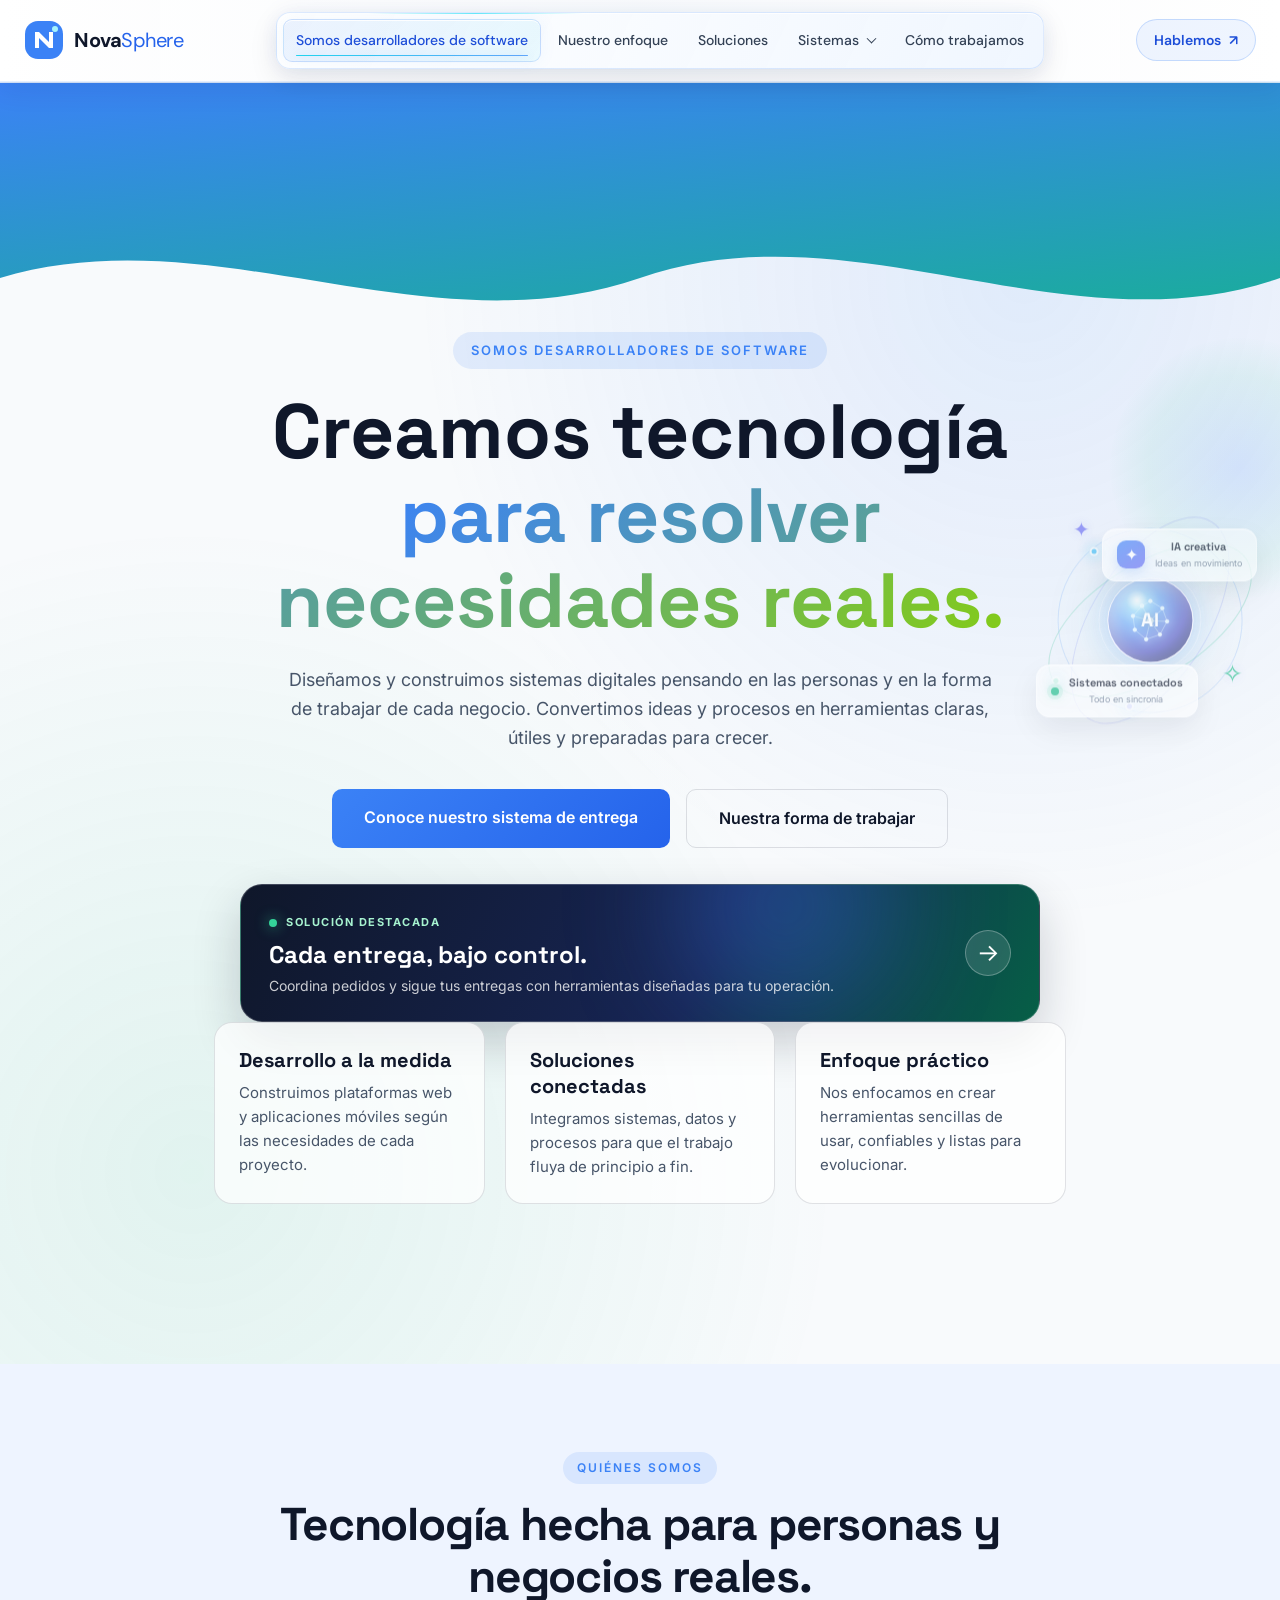
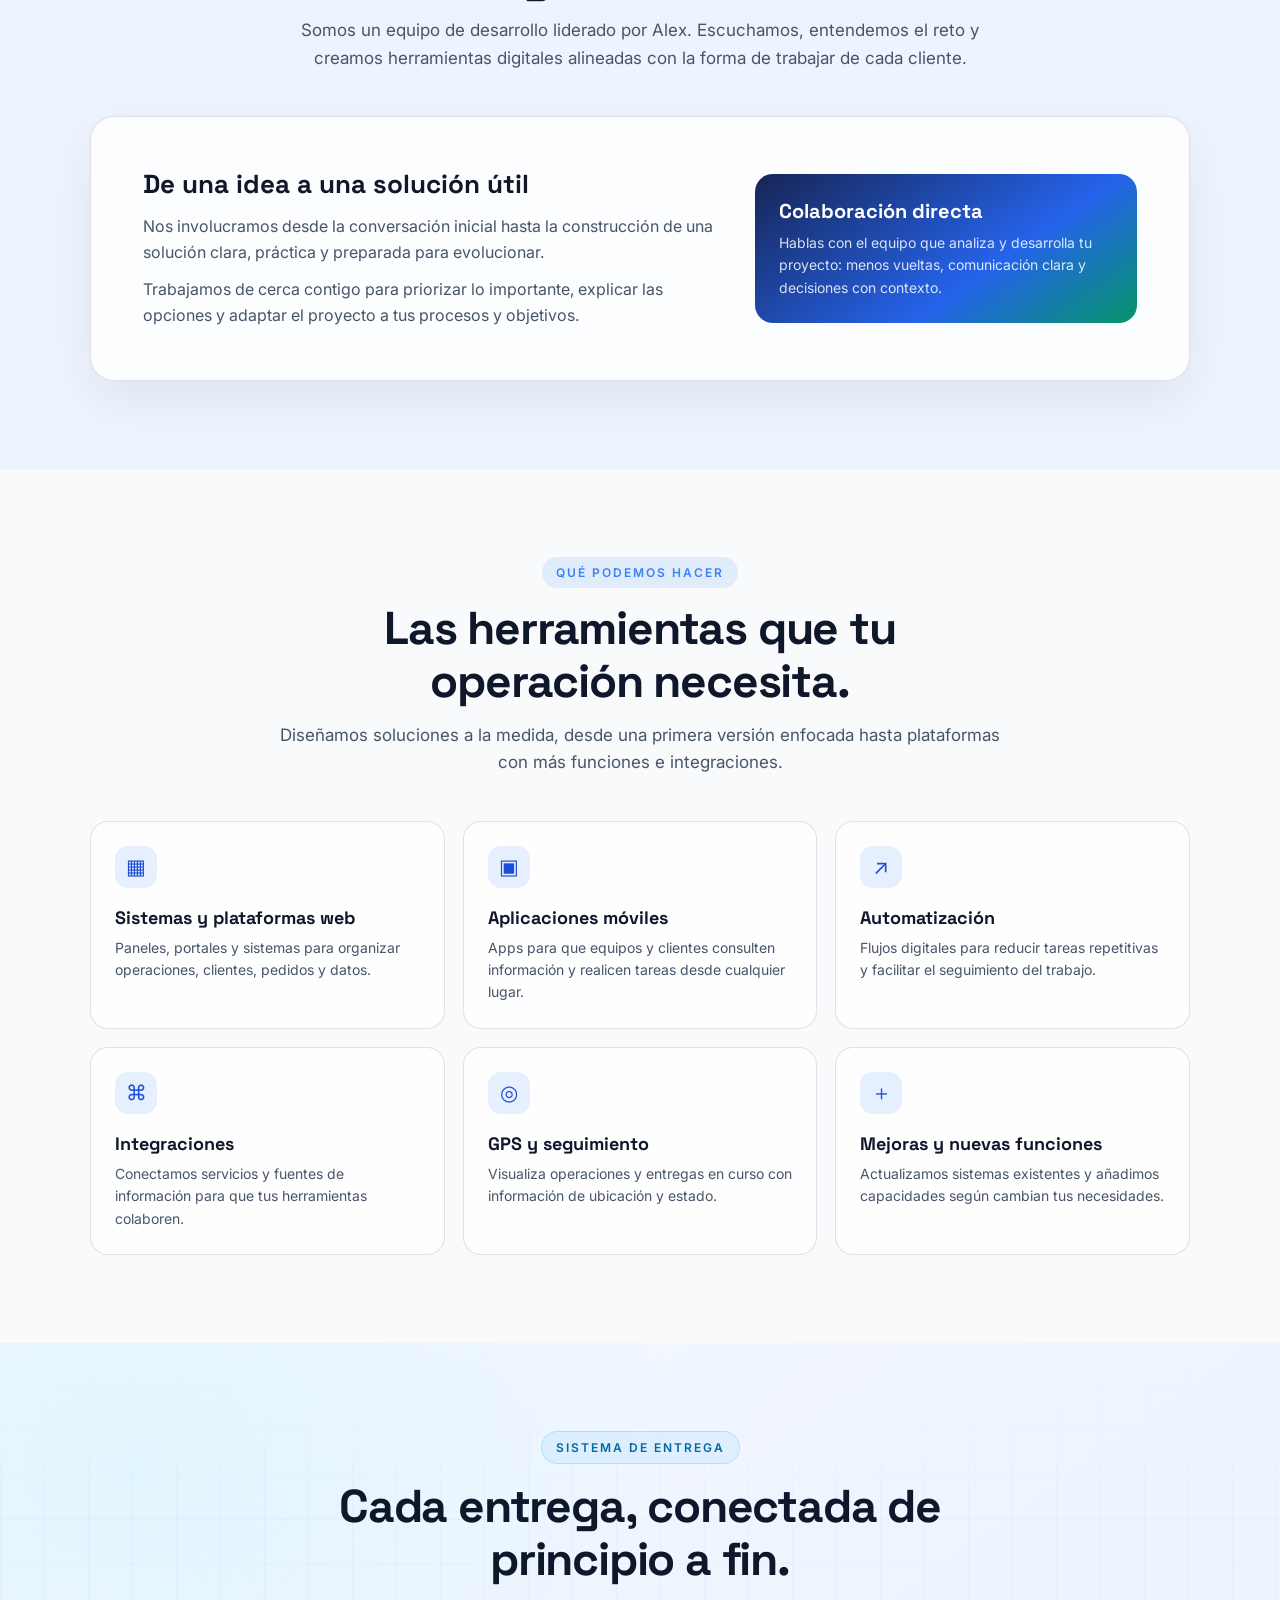
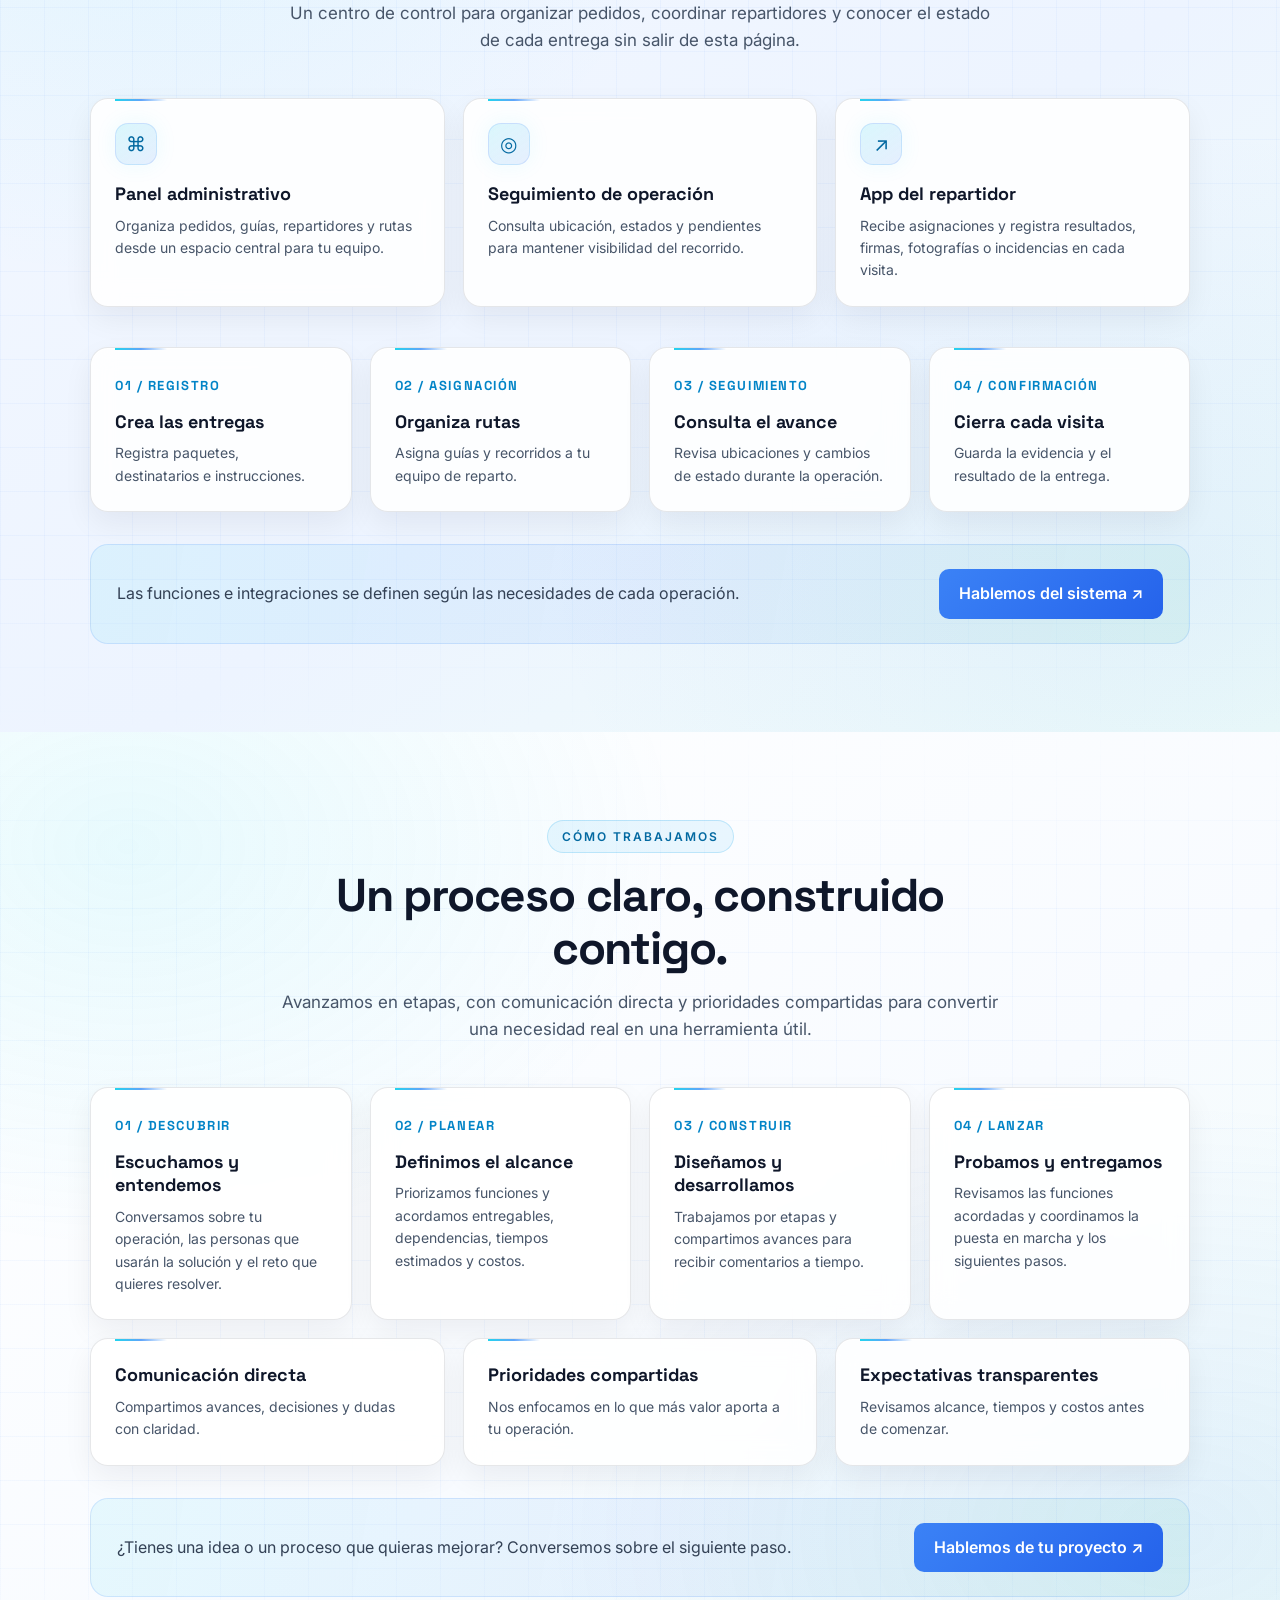
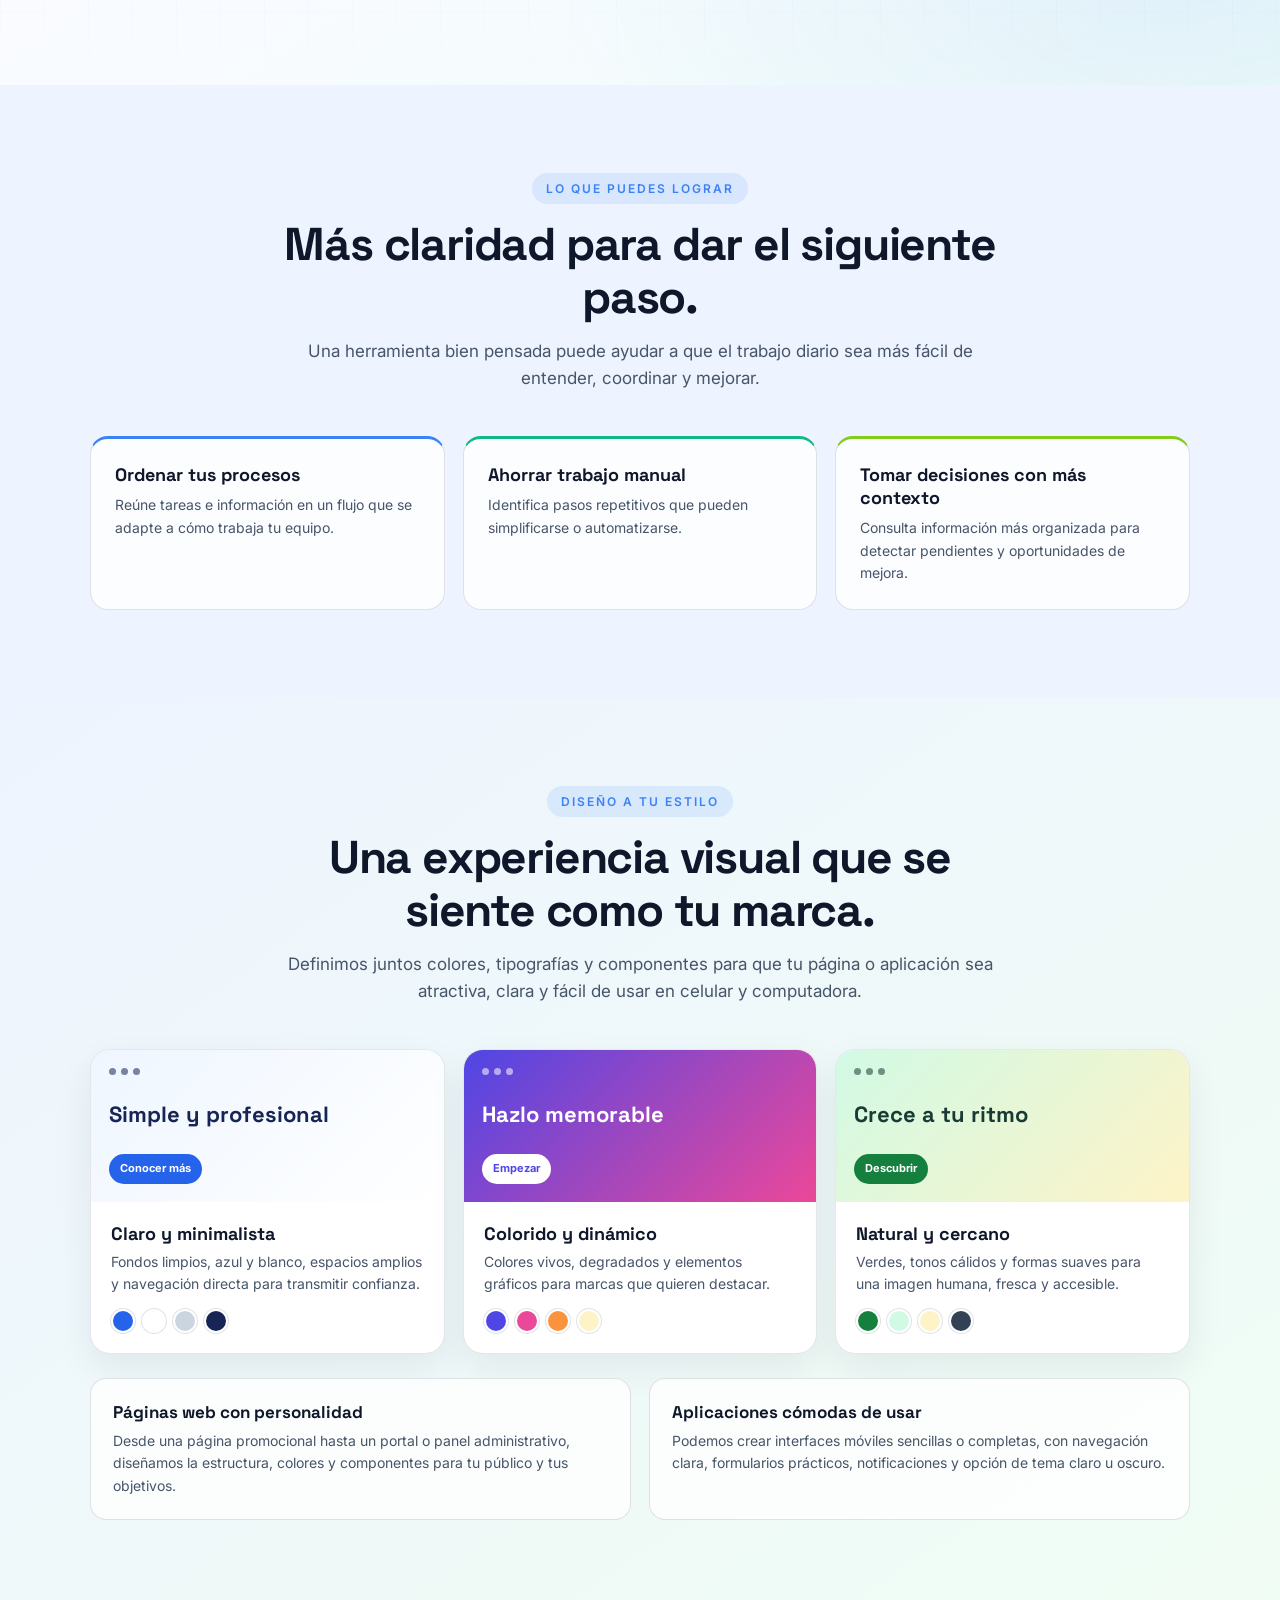
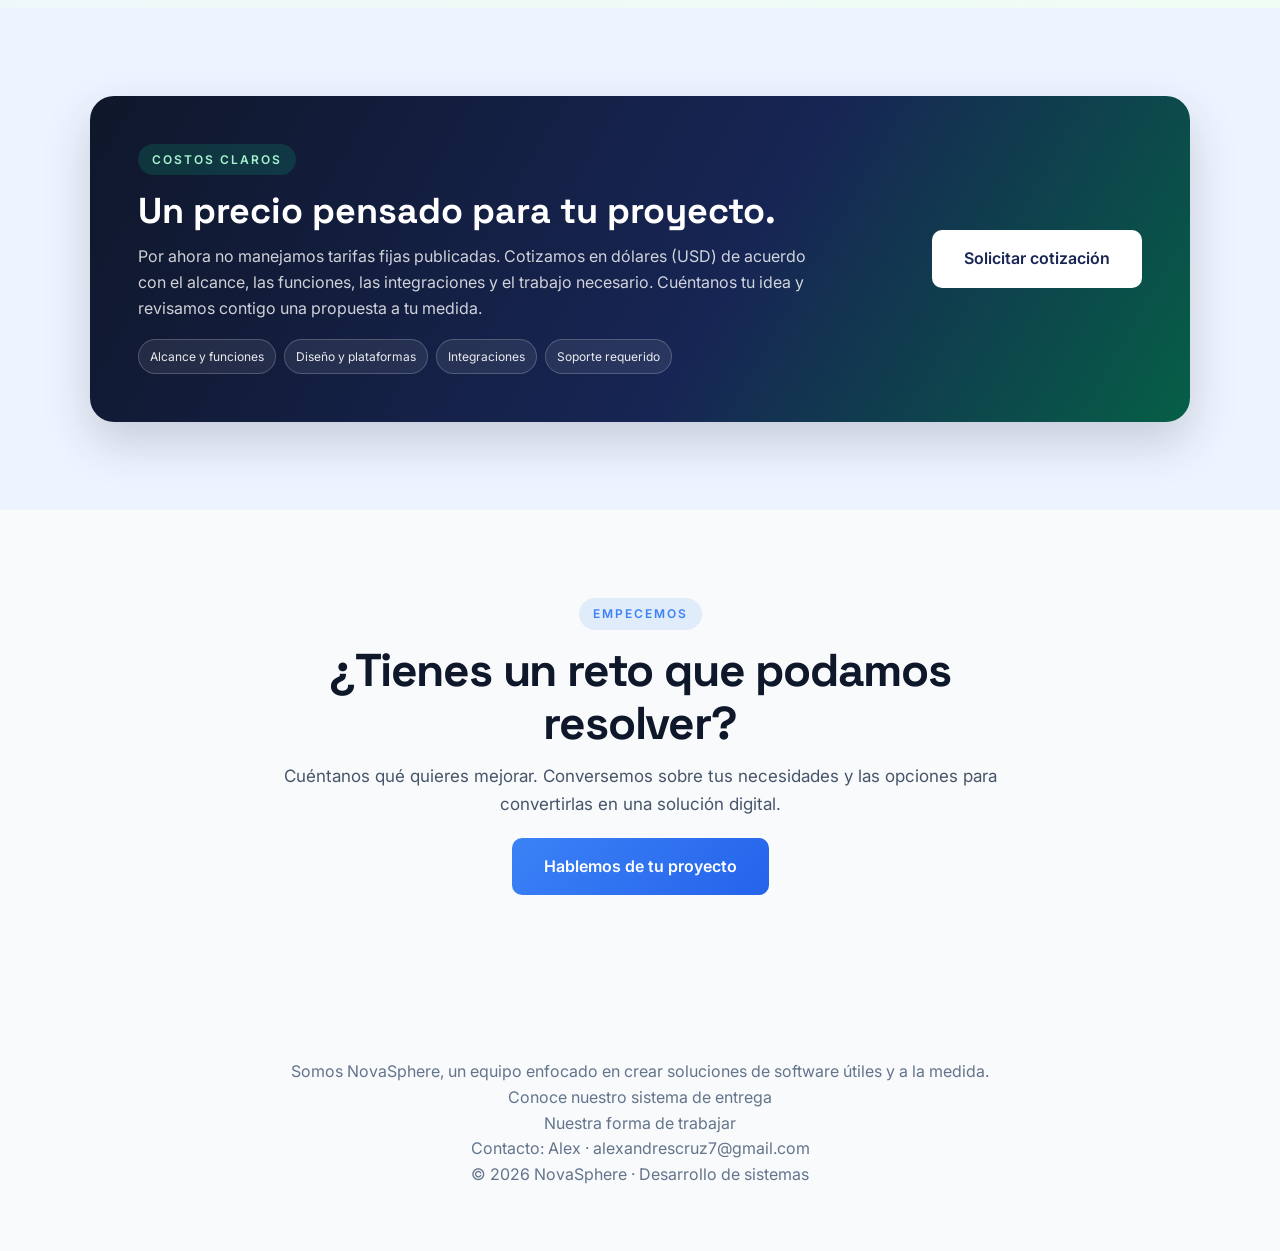
<file: site/index.html>
<!DOCTYPE html>
<html lang="es">
<head>
  <meta charset="UTF-8" />
  <meta name="viewport" content="width=device-width, initial-scale=1.0" />
  <meta name="description" content="Somos desarrolladores de software. Creamos sistemas web y aplicaciones a la medida para resolver necesidades reales de cada negocio." />
  <meta name="theme-color" content="#f8fafc" />
  <title>NovaSphere — Desarrollo de sistemas</title>
  <link rel="preconnect" href="https://fonts.googleapis.com" />
  <link rel="preconnect" href="https://fonts.gstatic.com" crossorigin />
  <link href="https://fonts.googleapis.com/css2?family=DM+Sans:wght@400;500;600;700&display=swap" rel="stylesheet" />
  <link href="https://fonts.googleapis.com/css2?family=Inter:wght@400;500;600;700;800;900&family=Space+Grotesk:wght@400;500;600;700&display=swap" rel="stylesheet" />
  <link rel="icon" type="image/svg+xml" href="assets/novasphere-logo.svg" />
  <link rel="stylesheet" href="styles.css?v=nav-refresh-20261113" />
  <link rel="stylesheet" href="promo-motion.css?v=nav-refresh-20261113" />
  <style>
    .developer-hero {
      position: relative;
      isolation: isolate;
      overflow: hidden;
      min-height: 100vh;
      display: grid;
      place-items: center;
      padding: 130px 24px 80px;
      background:
        radial-gradient(ellipse at 80% 15%, rgba(59,130,246,.13), transparent 42%),
        radial-gradient(ellipse at 15% 85%, rgba(16,185,129,.1), transparent 42%),
        var(--bg);
      text-align: center;
    }
    .developer-hero .hero-content { position: relative; z-index: 2; max-width: 900px; }
    .developer-hero .hero-subtitle { max-width: 720px; }
    .delivery-spotlight {
      position: relative;
      display: grid;
      grid-template-columns: minmax(0, 1fr) auto;
      align-items: center;
      gap: 24px;
      width: min(100%, 800px);
      margin: 36px auto 0;
      padding: 24px 28px;
      overflow: hidden;
      border: 1px solid rgba(255, 255, 255, .2);
      border-radius: 22px;
      color: #fff;
      text-align: left;
      background: linear-gradient(115deg, #0f172a, #172554 58%, #065f46);
      box-shadow: 0 20px 48px rgba(15, 23, 42, .2);
      transition: transform .25s ease, box-shadow .25s ease;
    }
    .delivery-spotlight::before {
      position: absolute;
      top: -90px;
      right: 18%;
      width: 220px;
      height: 220px;
      border-radius: 50%;
      background: rgba(59, 130, 246, .3);
      filter: blur(55px);
      content: "";
      pointer-events: none;
    }
    .delivery-spotlight:hover {
      transform: translateY(-4px);
      box-shadow: 0 26px 56px rgba(15, 23, 42, .26);
    }
    .delivery-spotlight:focus-visible {
      outline: 3px solid #3b82f6;
      outline-offset: 4px;
    }
    .spotlight-copy, .spotlight-arrow { position: relative; z-index: 1; }
    .spotlight-label {
      display: inline-flex;
      align-items: center;
      gap: 9px;
      margin-bottom: 8px;
      color: #a7f3d0;
      font-size: 11px;
      font-weight: 700;
      letter-spacing: 1.5px;
      text-transform: uppercase;
    }
    .spotlight-label::before {
      width: 8px;
      height: 8px;
      border-radius: 50%;
      background: #34d399;
      box-shadow: 0 0 14px rgba(52, 211, 153, .8);
      content: "";
    }
    .spotlight-copy h2 {
      margin-bottom: 5px;
      font: 700 clamp(19px, 2.5vw, 24px)/1.25 'Space Grotesk', sans-serif;
    }
    .spotlight-copy p { color: rgba(255, 255, 255, .78); font-size: 14px; }
    .spotlight-arrow {
      display: grid;
      width: 46px;
      height: 46px;
      place-items: center;
      border: 1px solid rgba(255, 255, 255, .28);
      border-radius: 50%;
      color: #fff;
      background: rgba(255, 255, 255, .12);
      font-size: 24px;
      transition: transform .25s ease, background .25s ease;
    }
    .delivery-spotlight:hover .spotlight-arrow {
      transform: translateX(4px);
      background: rgba(255, 255, 255, .22);
    }
    .developer-wave {
      position: absolute;
      z-index: 1;
      top: 0;
      left: 0;
      width: 200%;
      height: min(38vh, 320px);
      pointer-events: none;
      animation: developer-wave-drift 18s ease-in-out infinite alternate;
    }
    .developer-wave path { fill: url(#developer-wave-gradient); }
    .developer-wave-back {
      top: 16px;
      opacity: .42;
      animation-duration: 25s;
      animation-direction: alternate-reverse;
    }
    .developer-wave-back path { fill: #60a5fa; opacity: .23; }
    @keyframes developer-wave-drift {
      from { transform: translateX(-2%); }
      to { transform: translateX(-50%); }
    }
    .developer-values {
      display: grid;
      grid-template-columns: repeat(3, minmax(0, 1fr));
      gap: 20px;
      text-align: left;
    }
    .developer-value {
      padding: 24px;
      border: 1px solid var(--border);
      border-radius: 18px;
      background: rgba(255,255,255,.72);
    }
    .developer-value h2 { margin-bottom: 8px; font: 700 20px 'Space Grotesk', sans-serif; }
    .developer-value p { color: var(--text-secondary); font-size: 15px; }
    .home-details { padding: 88px 24px; }
    .home-details:nth-of-type(even) { background: #eef4ff; }
    .home-container { width: min(100%, 1100px); margin: 0 auto; }
    .home-details.home-product-section {
      position: relative;
      overflow: hidden;
      color: #0f172a;
      background:
        radial-gradient(ellipse at 10% 12%, rgba(34,211,238,.1), transparent 34%),
        radial-gradient(ellipse at 92% 84%, rgba(59,130,246,.1), transparent 38%),
        linear-gradient(145deg, #fff, #f8fbff 58%, #f0fdf9);
    }
    .home-details.home-product-section::before {
      position: absolute;
      inset: 0;
      background-image: linear-gradient(rgba(59,130,246,.045) 1px, transparent 1px), linear-gradient(90deg, rgba(59,130,246,.045) 1px, transparent 1px);
      background-size: 44px 44px;
      content: "";
      pointer-events: none;
      mask-image: linear-gradient(to bottom, transparent, #000 18%, #000 84%, transparent);
    }
    .home-details.home-product-section > .home-container { position: relative; z-index: 1; }
    .home-details.home-product-section:nth-of-type(even) {
      background:
        radial-gradient(ellipse at 10% 12%, rgba(34,211,238,.08), transparent 34%),
        radial-gradient(ellipse at 92% 84%, rgba(59,130,246,.08), transparent 38%),
        linear-gradient(145deg, #f4f8ff, #edf4ff 58%, #f0fdf9);
    }
    .home-details.home-product-section .home-section-heading h2 { color: #0f172a; }
    .home-details.home-product-section .home-section-heading p { color: #475569; }
    .home-details.home-product-section .section-tag {
      color: #0369a1;
      border: 1px solid rgba(14,165,233,.2);
      background: rgba(14,165,233,.08);
    }
    .delivery-info-grid,
    .delivery-flow-grid,
    .work-process-grid,
    .work-principles-grid {
      display: grid;
      grid-template-columns: repeat(3, minmax(0, 1fr));
      gap: 18px;
    }
    .delivery-info-card,
    .delivery-flow-card,
    .work-process-card,
    .work-principle-card {
      position: relative;
      overflow: hidden;
      padding: 24px;
      border: 1px solid rgba(15,23,42,.1);
      border-radius: 18px;
      background: rgba(255,255,255,.88);
      box-shadow: 0 12px 30px rgba(15,23,42,.06), inset 0 1px 0 rgba(255,255,255,.9);
      backdrop-filter: blur(12px);
    }
    .delivery-info-card::before,
    .delivery-flow-card::before,
    .work-process-card::before,
    .work-principle-card::before {
      position: absolute;
      top: 0;
      left: 24px;
      width: 52px;
      height: 2px;
      background: linear-gradient(90deg, #22d3ee, #60a5fa, transparent);
      content: "";
    }
    .delivery-info-card h3,
    .delivery-flow-card h3,
    .work-process-card h3,
    .work-principle-card h3 {
      margin-bottom: 9px;
      color: #0f172a;
      font: 700 18px/1.3 'Space Grotesk', sans-serif;
    }
    .delivery-info-card p,
    .delivery-flow-card p,
    .work-process-card p,
    .work-principle-card p { color: #475569; font-size: 14px; }
    .delivery-info-icon {
      display: grid;
      width: 42px;
      height: 42px;
      margin-bottom: 17px;
      place-items: center;
      border: 1px solid rgba(59,130,246,.16);
      border-radius: 13px;
      color: #0369a1;
      background: linear-gradient(145deg, rgba(34,211,238,.16), rgba(59,130,246,.12));
      box-shadow: 0 0 22px rgba(34,211,238,.08);
      font-size: 20px;
    }
    .delivery-flow-grid { grid-template-columns: repeat(4, minmax(0, 1fr)); margin-top: 40px; }
    .delivery-flow-card > span,
    .work-process-card > span {
      display: inline-flex;
      margin-bottom: 16px;
      color: #0284c7;
      font: 700 13px 'Space Grotesk', sans-serif;
      letter-spacing: .12em;
    }
    .work-process-grid { grid-template-columns: repeat(4, minmax(0, 1fr)); }
    .work-principles-grid { margin-top: 18px; }
    .home-product-cta {
      display: flex;
      align-items: center;
      justify-content: space-between;
      gap: 24px;
      margin-top: 32px;
      padding: 24px 26px;
      border: 1px solid rgba(59,130,246,.16);
      border-radius: 18px;
      background: linear-gradient(100deg, rgba(34,211,238,.09), rgba(59,130,246,.08), rgba(16,185,129,.07));
    }
    .home-product-cta p { color: #334155; }
    .home-product-cta .btn-primary { flex: 0 0 auto; padding: 12px 20px; }
    .home-product-section .section-tag + h2 { margin-top: 2px; }
    .home-section-heading { max-width: 720px; margin: 0 auto 44px; text-align: center; }
    .home-section-heading .section-tag { margin-bottom: 14px; }
    .home-section-heading h2 {
      margin-bottom: 14px;
      font: 700 clamp(30px, 4.5vw, 46px)/1.15 'Space Grotesk', sans-serif;
      letter-spacing: -1.2px;
    }
    .home-section-heading p { color: var(--text-secondary); font-size: 17px; }
    .about-panel {
      display: grid;
      grid-template-columns: minmax(0, 1.2fr) minmax(240px, .8fr);
      gap: 40px;
      align-items: center;
      padding: clamp(26px, 5vw, 52px);
      border: 1px solid var(--border);
      border-radius: 24px;
      background: rgba(255,255,255,.8);
      box-shadow: 0 18px 48px rgba(15,23,42,.07);
    }
    .about-panel h3 { margin-bottom: 14px; font: 700 26px/1.2 'Space Grotesk', sans-serif; }
    .about-panel p { color: var(--text-secondary); }
    .about-panel p + p { margin-top: 12px; }
    .about-highlight {
      padding: 24px;
      border-radius: 18px;
      color: #fff;
      background: linear-gradient(145deg, #172554, #2563eb 62%, #059669);
    }
    .about-highlight strong { display: block; margin-bottom: 8px; font: 700 20px 'Space Grotesk', sans-serif; }
    .about-highlight p { color: rgba(255,255,255,.84); font-size: 14px; }
    .services-grid, .outcomes-grid {
      display: grid;
      grid-template-columns: repeat(3, minmax(0, 1fr));
      gap: 18px;
    }
    .service-card, .outcome-card {
      padding: 24px;
      border: 1px solid var(--border);
      border-radius: 18px;
      background: rgba(255,255,255,.82);
      transition: transform .2s ease, box-shadow .2s ease;
    }
    .service-card:hover, .outcome-card:hover {
      transform: translateY(-4px);
      box-shadow: 0 16px 32px rgba(15,23,42,.1);
    }
    .service-icon {
      display: grid;
      width: 42px;
      height: 42px;
      margin-bottom: 18px;
      place-items: center;
      border-radius: 13px;
      color: #1d4ed8;
      background: rgba(59,130,246,.12);
      font-size: 21px;
    }
    .service-card h3, .outcome-card h3 { margin-bottom: 8px; font: 700 18px 'Space Grotesk', sans-serif; }
    .service-card p, .outcome-card p { color: var(--text-secondary); font-size: 14px; }
    .outcome-card { border-top: 3px solid #3b82f6; }
    .outcome-card:nth-child(2) { border-top-color: #10b981; }
    .outcome-card:nth-child(3) { border-top-color: #84cc16; }
    .pricing-panel {
      display: grid;
      grid-template-columns: minmax(0, 1fr) auto;
      align-items: center;
      gap: 28px;
      padding: clamp(26px, 5vw, 48px);
      border-radius: 24px;
      color: #fff;
      background: linear-gradient(120deg, #0f172a, #172554 58%, #065f46);
      box-shadow: 0 20px 48px rgba(15,23,42,.18);
    }
    .pricing-panel .section-tag { color: #a7f3d0; background: rgba(16,185,129,.18); }
    .pricing-panel h2 { margin-bottom: 12px; font: 700 clamp(26px, 4vw, 36px)/1.15 'Space Grotesk', sans-serif; }
    .pricing-panel p { max-width: 680px; color: rgba(255,255,255,.8); }
    .pricing-factors { display: flex; flex-wrap: wrap; gap: 8px; margin-top: 18px; }
    .pricing-factors span {
      padding: 7px 11px;
      border: 1px solid rgba(255,255,255,.2);
      border-radius: 999px;
      color: rgba(255,255,255,.9);
      background: rgba(255,255,255,.08);
      font-size: 12px;
    }
    .pricing-panel .btn-primary { white-space: nowrap; background: #fff; color: #172554; }
    .pricing-panel .btn-primary:hover { background: #eff6ff; box-shadow: 0 8px 24px rgba(255,255,255,.18); }
    .home-cta { text-align: center; }
    .home-cta .btn-primary { display: inline-flex; margin-top: 20px; }
    .visual-design-section { background: linear-gradient(145deg, #eef4ff, #f0fdf4); }
    .visual-style-grid {
      display: grid;
      grid-template-columns: repeat(3, minmax(0, 1fr));
      gap: 18px;
    }
    .visual-style-card {
      overflow: hidden;
      border: 1px solid rgba(15,23,42,.1);
      border-radius: 20px;
      background: #fff;
      box-shadow: 0 14px 36px rgba(15,23,42,.07);
      transition: transform .2s ease, box-shadow .2s ease;
    }
    .visual-style-card:hover {
      transform: translateY(-4px);
      box-shadow: 0 20px 42px rgba(15,23,42,.12);
    }
    .style-preview {
      min-height: 152px;
      padding: 18px;
      display: flex;
      flex-direction: column;
      justify-content: space-between;
    }
    .style-preview.light { color: #172554; background: linear-gradient(135deg, #eff6ff, #fff); }
    .style-preview.vibrant { color: #fff; background: linear-gradient(135deg, #4f46e5, #ec4899); }
    .style-preview.natural { color: #183b35; background: linear-gradient(135deg, #d1fae5, #fef3c7); }
    .preview-browser { display: flex; gap: 5px; }
    .preview-browser span { width: 7px; height: 7px; border-radius: 50%; background: currentColor; opacity: .55; }
    .preview-heading { font: 700 22px/1.15 'Space Grotesk', sans-serif; }
    .preview-button {
      align-self: flex-start;
      padding: 6px 11px;
      border-radius: 999px;
      color: #fff;
      background: #2563eb;
      font-size: 11px;
      font-weight: 700;
    }
    .vibrant .preview-button { color: #4f46e5; background: #fff; }
    .natural .preview-button { color: #fff; background: #15803d; }
    .style-card-copy { padding: 20px; }
    .style-card-copy h3 { margin-bottom: 6px; font: 700 18px 'Space Grotesk', sans-serif; }
    .style-card-copy p { color: var(--text-secondary); font-size: 14px; }
    .palette-swatches { display: flex; gap: 7px; margin-top: 13px; }
    .palette-swatches span { width: 24px; height: 24px; border: 2px solid #fff; border-radius: 50%; box-shadow: 0 0 0 1px rgba(15,23,42,.12); }
    .design-options {
      display: grid;
      grid-template-columns: repeat(2, minmax(0, 1fr));
      gap: 18px;
      margin-top: 24px;
    }
    .design-option {
      padding: 22px;
      border: 1px solid var(--border);
      border-radius: 16px;
      background: rgba(255,255,255,.8);
    }
    .design-option h3 { margin-bottom: 7px; font: 700 17px 'Space Grotesk', sans-serif; }
    .design-option p { color: var(--text-secondary); font-size: 14px; }
    .developer-contact { padding: 32px 24px 64px; text-align: center; color: var(--text-muted); }
    @media (max-width: 700px) {
      .developer-values { grid-template-columns: 1fr; }
      .developer-value { text-align: center; }
      .developer-wave { height: 260px; }
      .delivery-spotlight { gap: 14px; padding: 21px; }
      .spotlight-arrow { width: 40px; height: 40px; }
      .home-details { padding: 68px 20px; }
      .about-panel, .pricing-panel { grid-template-columns: 1fr; }
      .services-grid, .outcomes-grid { grid-template-columns: 1fr; }
      .visual-style-grid, .design-options { grid-template-columns: 1fr; }
      .pricing-panel .btn-primary { justify-self: start; white-space: normal; }
      .delivery-info-grid,
      .delivery-flow-grid,
      .work-process-grid,
      .work-principles-grid { grid-template-columns: 1fr; }
      .home-product-cta { align-items: stretch; flex-direction: column; }
      .home-product-cta .btn-primary { align-self: flex-start; }
    }
    @media (min-width: 701px) and (max-width: 950px) {
      .services-grid, .outcomes-grid, .visual-style-grid { grid-template-columns: repeat(2, minmax(0, 1fr)); }
      .delivery-flow-grid,
      .work-process-grid { grid-template-columns: repeat(2, minmax(0, 1fr)); }
    }
    @media (prefers-reduced-motion: reduce) {
      .developer-wave,
      .delivery-spotlight,
      .spotlight-arrow { animation: none; }
      .delivery-spotlight, .spotlight-arrow { transition: none; }
    }
  </style>
</head>
<body class="home-page">
  <header class="navbar">
    <div class="nav-container">
      <a href="index.html" class="logo" aria-label="NovaSphere, inicio">
        <span class="logo-mark" aria-hidden="true">
          <svg viewBox="0 0 40 40">
          <rect x="1" y="1" width="38" height="38" rx="13" fill="currentColor"/>
          <path d="M11 28V12h4l10 10V12h4v16h-4L15 18v10z" fill="#fff"/>
          <circle cx="31" cy="9" r="3" fill="#a5f3fc"/>
          </svg>
        </span>
        <span>Nova<span class="brand-light">Sphere</span></span>
      </a>
      <button class="hamburger" id="hamburger" type="button" aria-label="Abrir menú" aria-expanded="false" aria-controls="main-nav"><span></span><span></span></button>
      <nav class="nav-links" id="main-nav" aria-label="Navegación principal">
        <a href="#inicio">Somos desarrolladores de software</a>
        <a href="#nosotros">Nuestro enfoque</a>
        <a href="#servicios">Soluciones</a>
        <details class="nav-dropdown">
          <summary aria-haspopup="true">Sistemas</summary>
          <div class="nav-dropdown-menu">
            <a href="#sistema-entrega">Sistema de entrega</a>
            <a href="sistema-ventas.html">Sistema de ventas</a>
          </div>
        </details>
        <a href="#como-trabajamos">Cómo trabajamos</a>
      </nav>
      <a class="nav-cta" href="https://mail.google.com/mail/?view=cm&amp;fs=1&amp;to=alexandrescruz7%40gmail.com&amp;su=Hablemos%20de%20mi%20proyecto" target="_blank" rel="noopener noreferrer">Hablemos <span aria-hidden="true">↗</span></a>
    </div>
  </header>

  <main>
    <section class="developer-hero" id="inicio">
      <svg class="developer-wave developer-wave-back" viewBox="0 0 2880 320" preserveAspectRatio="none" aria-hidden="true">
        <path d="M0 170 C240 90 480 234 720 170 C960 106 1200 234 1440 170 C1680 90 1920 234 2160 170 C2400 106 2640 234 2880 170 V0 H0Z" />
      </svg>
      <svg class="developer-wave" viewBox="0 0 2880 320" preserveAspectRatio="none" aria-hidden="true">
        <defs>
          <linearGradient id="developer-wave-gradient" x1="0" x2="1" y1="0" y2="1">
            <stop offset="0%" stop-color="#3b82f6" />
            <stop offset="100%" stop-color="#10b981" />
          </linearGradient>
        </defs>
        <path d="M0 196 C240 132 480 270 720 196 C960 122 1200 270 1440 196 C1680 132 1920 270 2160 196 C2400 122 2640 270 2880 196 V0 H0Z" />
      </svg>
      <div class="ai-scene" aria-hidden="true">
        <div class="ai-orbit ai-orbit-one"><span></span></div>
        <div class="ai-orbit ai-orbit-two"><span></span></div>
        <div class="ai-orbit ai-orbit-three"><span></span></div>
        <div class="ai-core">
          <svg viewBox="0 0 100 100" focusable="false">
            <path d="M50 17 70 29 78 51 66 73 43 81 24 65 21 42 36 25Z" />
            <path d="m25 43 25 7 28 1M37 27l13 23 16 23M70 30 50 50 43 79" />
            <circle cx="50" cy="50" r="5" />
            <circle cx="50" cy="17" r="3" />
            <circle cx="70" cy="29" r="3" />
            <circle cx="78" cy="51" r="3" />
            <circle cx="66" cy="73" r="3" />
            <circle cx="43" cy="81" r="3" />
            <circle cx="24" cy="65" r="3" />
            <circle cx="21" cy="42" r="3" />
            <circle cx="36" cy="25" r="3" />
          </svg>
          <span>AI</span>
        </div>
        <div class="ai-float-card ai-float-card-one">
          <span class="ai-card-icon" aria-hidden="true">✦</span>
          <span><strong>IA creativa</strong><small>Ideas en movimiento</small></span>
        </div>
        <div class="ai-float-card ai-float-card-two">
          <span class="ai-live-dot"></span>
          <span><strong>Sistemas conectados</strong><small>Todo en sincronía</small></span>
        </div>
        <span class="ai-scene-spark ai-scene-spark-one">✦</span>
        <span class="ai-scene-spark ai-scene-spark-two">✧</span>
      </div>
      <div class="hero-content">
        <p class="hero-eyebrow">Somos desarrolladores de software</p>
        <h1 class="hero-title">
          Creamos tecnología<br />
          <span class="gradient-text">para resolver necesidades reales.</span>
        </h1>
        <p class="hero-subtitle">
          Diseñamos y construimos sistemas digitales pensando en las personas
          y en la forma de trabajar de cada negocio. Convertimos ideas y procesos
          en herramientas claras, útiles y preparadas para crecer.
        </p>
        <div class="hero-actions">
          <a href="#sistema-entrega" class="btn-primary">Conoce nuestro sistema de entrega</a>
          <a href="#como-trabajamos" class="btn-secondary">Nuestra forma de trabajar</a>
        </div>
        <a class="delivery-spotlight" href="#sistema-entrega" aria-label="Conoce nuestro sistema de entregas con seguimiento GPS">
          <div class="spotlight-copy">
            <span class="spotlight-label">Solución destacada</span>
            <h2>Cada entrega, bajo control.</h2>
            <p>Coordina pedidos y sigue tus entregas con herramientas diseñadas para tu operación.</p>
          </div>
          <span class="spotlight-arrow" aria-hidden="true">→</span>
        </a>
        <div class="developer-values">
          <article class="developer-value">
            <h2>Desarrollo a la medida</h2>
            <p>Construimos plataformas web y aplicaciones móviles según las necesidades de cada proyecto.</p>
          </article>
          <article class="developer-value">
            <h2>Soluciones conectadas</h2>
            <p>Integramos sistemas, datos y procesos para que el trabajo fluya de principio a fin.</p>
          </article>
          <article class="developer-value">
            <h2>Enfoque práctico</h2>
            <p>Nos enfocamos en crear herramientas sencillas de usar, confiables y listas para evolucionar.</p>
          </article>
        </div>
      </div>
    </section>
    <section class="home-details" id="nosotros" aria-labelledby="about-title">
      <div class="home-container">
        <div class="home-section-heading">
          <span class="section-tag">Quiénes somos</span>
          <h2 id="about-title">Tecnología hecha para personas y negocios reales.</h2>
          <p>Somos un equipo de desarrollo liderado por Alex. Escuchamos, entendemos el reto y creamos herramientas digitales alineadas con la forma de trabajar de cada cliente.</p>
        </div>
        <div class="about-panel">
          <div>
            <h3>De una idea a una solución útil</h3>
            <p>Nos involucramos desde la conversación inicial hasta la construcción de una solución clara, práctica y preparada para evolucionar.</p>
            <p>Trabajamos de cerca contigo para priorizar lo importante, explicar las opciones y adaptar el proyecto a tus procesos y objetivos.</p>
          </div>
          <aside class="about-highlight">
            <strong>Colaboración directa</strong>
            <p>Hablas con el equipo que analiza y desarrolla tu proyecto: menos vueltas, comunicación clara y decisiones con contexto.</p>
          </aside>
        </div>
      </div>
    </section>
    <section class="home-details" id="servicios" aria-labelledby="services-title">
      <div class="home-container">
        <div class="home-section-heading">
          <span class="section-tag">Qué podemos hacer</span>
          <h2 id="services-title">Las herramientas que tu operación necesita.</h2>
          <p>Diseñamos soluciones a la medida, desde una primera versión enfocada hasta plataformas con más funciones e integraciones.</p>
        </div>
        <div class="services-grid">
          <article class="service-card">
            <span class="service-icon" aria-hidden="true">▦</span>
            <h3>Sistemas y plataformas web</h3>
            <p>Paneles, portales y sistemas para organizar operaciones, clientes, pedidos y datos.</p>
          </article>
          <article class="service-card">
            <span class="service-icon" aria-hidden="true">▣</span>
            <h3>Aplicaciones móviles</h3>
            <p>Apps para que equipos y clientes consulten información y realicen tareas desde cualquier lugar.</p>
          </article>
          <article class="service-card">
            <span class="service-icon" aria-hidden="true">↗</span>
            <h3>Automatización</h3>
            <p>Flujos digitales para reducir tareas repetitivas y facilitar el seguimiento del trabajo.</p>
          </article>
          <article class="service-card">
            <span class="service-icon" aria-hidden="true">⌘</span>
            <h3>Integraciones</h3>
            <p>Conectamos servicios y fuentes de información para que tus herramientas colaboren.</p>
          </article>
          <article class="service-card">
            <span class="service-icon" aria-hidden="true">◎</span>
            <h3>GPS y seguimiento</h3>
            <p>Visualiza operaciones y entregas en curso con información de ubicación y estado.</p>
          </article>
          <article class="service-card">
            <span class="service-icon" aria-hidden="true">＋</span>
            <h3>Mejoras y nuevas funciones</h3>
            <p>Actualizamos sistemas existentes y añadimos capacidades según cambian tus necesidades.</p>
          </article>
        </div>
      </div>
    </section>
    <section class="home-details home-product-section" id="sistema-entrega" aria-labelledby="delivery-title">
      <div class="home-container">
        <div class="home-section-heading">
          <span class="section-tag">Sistema de entrega</span>
          <h2 id="delivery-title">Cada entrega, conectada de principio a fin.</h2>
          <p>Un centro de control para organizar pedidos, coordinar repartidores y conocer el estado de cada entrega sin salir de esta página.</p>
        </div>
        <div class="delivery-info-grid">
          <article class="delivery-info-card">
            <span class="delivery-info-icon" aria-hidden="true">⌘</span>
            <h3>Panel administrativo</h3>
            <p>Organiza pedidos, guías, repartidores y rutas desde un espacio central para tu equipo.</p>
          </article>
          <article class="delivery-info-card">
            <span class="delivery-info-icon" aria-hidden="true">◎</span>
            <h3>Seguimiento de operación</h3>
            <p>Consulta ubicación, estados y pendientes para mantener visibilidad del recorrido.</p>
          </article>
          <article class="delivery-info-card">
            <span class="delivery-info-icon" aria-hidden="true">↗</span>
            <h3>App del repartidor</h3>
            <p>Recibe asignaciones y registra resultados, firmas, fotografías o incidencias en cada visita.</p>
          </article>
        </div>
        <div class="delivery-flow-grid" aria-label="Etapas del flujo de entrega">
          <article class="delivery-flow-card"><span>01 / REGISTRO</span><h3>Crea las entregas</h3><p>Registra paquetes, destinatarios e instrucciones.</p></article>
          <article class="delivery-flow-card"><span>02 / ASIGNACIÓN</span><h3>Organiza rutas</h3><p>Asigna guías y recorridos a tu equipo de reparto.</p></article>
          <article class="delivery-flow-card"><span>03 / SEGUIMIENTO</span><h3>Consulta el avance</h3><p>Revisa ubicaciones y cambios de estado durante la operación.</p></article>
          <article class="delivery-flow-card"><span>04 / CONFIRMACIÓN</span><h3>Cierra cada visita</h3><p>Guarda la evidencia y el resultado de la entrega.</p></article>
        </div>
        <div class="home-product-cta">
          <p>Las funciones e integraciones se definen según las necesidades de cada operación.</p>
          <a class="btn-primary" href="https://mail.google.com/mail/?view=cm&amp;fs=1&amp;to=alexandrescruz7%40gmail.com&amp;su=Hablemos%20del%20sistema%20de%20entregas&amp;body=Hola%2C%20quisiera%20conversar%20sobre%20el%20sistema%20de%20entregas." target="_blank" rel="noopener noreferrer">Hablemos del sistema <span aria-hidden="true">↗</span></a>
        </div>
      </div>
    </section>
    <section class="home-details home-product-section" id="como-trabajamos" aria-labelledby="work-title">
      <div class="home-container">
        <div class="home-section-heading">
          <span class="section-tag">Cómo trabajamos</span>
          <h2 id="work-title">Un proceso claro, construido contigo.</h2>
          <p>Avanzamos en etapas, con comunicación directa y prioridades compartidas para convertir una necesidad real en una herramienta útil.</p>
        </div>
        <div class="work-process-grid">
          <article class="work-process-card"><span>01 / DESCUBRIR</span><h3>Escuchamos y entendemos</h3><p>Conversamos sobre tu operación, las personas que usarán la solución y el reto que quieres resolver.</p></article>
          <article class="work-process-card"><span>02 / PLANEAR</span><h3>Definimos el alcance</h3><p>Priorizamos funciones y acordamos entregables, dependencias, tiempos estimados y costos.</p></article>
          <article class="work-process-card"><span>03 / CONSTRUIR</span><h3>Diseñamos y desarrollamos</h3><p>Trabajamos por etapas y compartimos avances para recibir comentarios a tiempo.</p></article>
          <article class="work-process-card"><span>04 / LANZAR</span><h3>Probamos y entregamos</h3><p>Revisamos las funciones acordadas y coordinamos la puesta en marcha y los siguientes pasos.</p></article>
        </div>
        <div class="work-principles-grid">
          <article class="work-principle-card"><h3>Comunicación directa</h3><p>Compartimos avances, decisiones y dudas con claridad.</p></article>
          <article class="work-principle-card"><h3>Prioridades compartidas</h3><p>Nos enfocamos en lo que más valor aporta a tu operación.</p></article>
          <article class="work-principle-card"><h3>Expectativas transparentes</h3><p>Revisamos alcance, tiempos y costos antes de comenzar.</p></article>
        </div>
        <div class="home-product-cta">
          <p>¿Tienes una idea o un proceso que quieras mejorar? Conversemos sobre el siguiente paso.</p>
          <a class="btn-primary" href="https://mail.google.com/mail/?view=cm&amp;fs=1&amp;to=alexandrescruz7%40gmail.com&amp;su=Hablemos%20de%20mi%20proyecto&amp;body=Hola%2C%20quisiera%20conversar%20sobre%20mi%20proyecto." target="_blank" rel="noopener noreferrer">Hablemos de tu proyecto <span aria-hidden="true">↗</span></a>
        </div>
      </div>
    </section>
    <section class="home-details" id="resultados" aria-labelledby="outcomes-title">
      <div class="home-container">
        <div class="home-section-heading">
          <span class="section-tag">Lo que puedes lograr</span>
          <h2 id="outcomes-title">Más claridad para dar el siguiente paso.</h2>
          <p>Una herramienta bien pensada puede ayudar a que el trabajo diario sea más fácil de entender, coordinar y mejorar.</p>
        </div>
        <div class="outcomes-grid">
          <article class="outcome-card">
            <h3>Ordenar tus procesos</h3>
            <p>Reúne tareas e información en un flujo que se adapte a cómo trabaja tu equipo.</p>
          </article>
          <article class="outcome-card">
            <h3>Ahorrar trabajo manual</h3>
            <p>Identifica pasos repetitivos que pueden simplificarse o automatizarse.</p>
          </article>
          <article class="outcome-card">
            <h3>Tomar decisiones con más contexto</h3>
            <p>Consulta información más organizada para detectar pendientes y oportunidades de mejora.</p>
          </article>
        </div>
      </div>
    </section>
    <section class="home-details visual-design-section" id="diseno" aria-labelledby="design-title">
      <div class="home-container">
        <div class="home-section-heading">
          <span class="section-tag">Diseño a tu estilo</span>
          <h2 id="design-title">Una experiencia visual que se siente como tu marca.</h2>
          <p>Definimos juntos colores, tipografías y componentes para que tu página o aplicación sea atractiva, clara y fácil de usar en celular y computadora.</p>
        </div>
        <div class="visual-style-grid">
          <article class="visual-style-card">
            <div class="style-preview light">
              <div class="preview-browser"><span></span><span></span><span></span></div>
              <span class="preview-heading">Simple y profesional</span>
              <span class="preview-button">Conocer más</span>
            </div>
            <div class="style-card-copy">
              <h3>Claro y minimalista</h3>
              <p>Fondos limpios, azul y blanco, espacios amplios y navegación directa para transmitir confianza.</p>
              <div class="palette-swatches" aria-label="Paleta azul, blanco y gris">
                <span style="background:#2563eb"></span><span style="background:#ffffff"></span><span style="background:#cbd5e1"></span><span style="background:#172554"></span>
              </div>
            </div>
          </article>
          <article class="visual-style-card">
            <div class="style-preview vibrant">
              <div class="preview-browser"><span></span><span></span><span></span></div>
              <span class="preview-heading">Hazlo memorable</span>
              <span class="preview-button">Empezar</span>
            </div>
            <div class="style-card-copy">
              <h3>Colorido y dinámico</h3>
              <p>Colores vivos, degradados y elementos gráficos para marcas que quieren destacar.</p>
              <div class="palette-swatches" aria-label="Paleta morada, rosa y coral">
                <span style="background:#4f46e5"></span><span style="background:#ec4899"></span><span style="background:#fb923c"></span><span style="background:#fef3c7"></span>
              </div>
            </div>
          </article>
          <article class="visual-style-card">
            <div class="style-preview natural">
              <div class="preview-browser"><span></span><span></span><span></span></div>
              <span class="preview-heading">Crece a tu ritmo</span>
              <span class="preview-button">Descubrir</span>
            </div>
            <div class="style-card-copy">
              <h3>Natural y cercano</h3>
              <p>Verdes, tonos cálidos y formas suaves para una imagen humana, fresca y accesible.</p>
              <div class="palette-swatches" aria-label="Paleta verde, crema y amarillo suave">
                <span style="background:#15803d"></span><span style="background:#d1fae5"></span><span style="background:#fef3c7"></span><span style="background:#334155"></span>
              </div>
            </div>
          </article>
        </div>
        <div class="design-options">
          <article class="design-option">
            <h3>Páginas web con personalidad</h3>
            <p>Desde una página promocional hasta un portal o panel administrativo, diseñamos la estructura, colores y componentes para tu público y tus objetivos.</p>
          </article>
          <article class="design-option">
            <h3>Aplicaciones cómodas de usar</h3>
            <p>Podemos crear interfaces móviles sencillas o completas, con navegación clara, formularios prácticos, notificaciones y opción de tema claro u oscuro.</p>
          </article>
        </div>
      </div>
    </section>
    <section class="home-details" id="costos" aria-labelledby="pricing-title">
      <div class="home-container">
        <div class="pricing-panel">
          <div>
            <span class="section-tag">Costos claros</span>
            <h2 id="pricing-title">Un precio pensado para tu proyecto.</h2>
            <p>Por ahora no manejamos tarifas fijas publicadas. Cotizamos en dólares (USD) de acuerdo con el alcance, las funciones, las integraciones y el trabajo necesario. Cuéntanos tu idea y revisamos contigo una propuesta a tu medida.</p>
            <div class="pricing-factors" aria-label="Factores que influyen en la cotización">
              <span>Alcance y funciones</span>
              <span>Diseño y plataformas</span>
              <span>Integraciones</span>
              <span>Soporte requerido</span>
            </div>
          </div>
          <a class="btn-primary" href="https://mail.google.com/mail/?view=cm&amp;fs=1&amp;to=alexandrescruz7%40gmail.com&amp;su=Cotizaci%C3%B3n%20de%20proyecto&amp;body=Hola%2C%20quisiera%20solicitar%20una%20cotizaci%C3%B3n.%0A%0AMi%20idea%20o%20necesidad%3A%20" target="_blank" rel="noopener noreferrer">Solicitar cotización</a>
        </div>
      </div>
    </section>
    <section class="home-details home-cta" aria-labelledby="contact-title">
      <div class="home-container">
        <div class="home-section-heading">
          <span class="section-tag">Empecemos</span>
          <h2 id="contact-title">¿Tienes un reto que podamos resolver?</h2>
          <p>Cuéntanos qué quieres mejorar. Conversemos sobre tus necesidades y las opciones para convertirlas en una solución digital.</p>
          <a class="btn-primary" href="https://mail.google.com/mail/?view=cm&amp;fs=1&amp;to=alexandrescruz7%40gmail.com&amp;su=Hablemos%20de%20mi%20proyecto&amp;body=Hola%2C%20quisiera%20conversar%20sobre%20mi%20proyecto.%0A%0AMi%20idea%20o%20necesidad%3A%20" target="_blank" rel="noopener noreferrer">Hablemos de tu proyecto</a>
        </div>
      </div>
    </section>
  </main>

  <footer class="developer-contact">
    <p>Somos NovaSphere, un equipo enfocado en crear soluciones de software útiles y a la medida.</p>
    <p><a href="#sistema-entrega">Conoce nuestro sistema de entrega</a></p>
    <p><a href="#como-trabajamos">Nuestra forma de trabajar</a></p>
    <p><a href="mailto:alexandrescruz7@gmail.com">Contacto: Alex · alexandrescruz7@gmail.com</a></p>
    <p>© 2026 NovaSphere · Desarrollo de sistemas</p>
  </footer>
  <script>
    const menuButton = document.getElementById('hamburger');
    const menu = document.querySelector('.nav-links');
    menuButton.addEventListener('click', () => {
      const expanded = menuButton.getAttribute('aria-expanded') === 'true';
      menuButton.setAttribute('aria-expanded', String(!expanded));
      menu.classList.toggle('open', !expanded);
    });
    menu.querySelectorAll('a').forEach((link) => {
      link.addEventListener('click', () => {
        menu.classList.remove('open');
        menuButton.setAttribute('aria-expanded', 'false');
      });
    });
    const sectionLinks = Array.from(menu.querySelectorAll('a[href^="#"]'));
    const sections = sectionLinks
      .map((link) => document.querySelector(link.getAttribute('href')))
      .filter(Boolean);
    function setActiveSection(id) {
      sectionLinks.forEach((link) => {
        if (link.getAttribute('href') === `#${id}`) {
          link.setAttribute('aria-current', 'location');
        } else {
          link.removeAttribute('aria-current');
        }
      });
    }
    sectionLinks.forEach((link) => {
      link.addEventListener('click', (event) => {
        const section = document.querySelector(link.hash);
        if (!section) return;
        event.preventDefault();
        history.pushState(null, '', link.hash);
        setActiveSection(link.hash.slice(1));
        section.scrollIntoView({ behavior: 'instant', block: 'start' });
      });
    });
    if (location.hash) setActiveSection(location.hash.slice(1));
    else setActiveSection('inicio');
    if ('IntersectionObserver' in window) {
      const sectionObserver = new IntersectionObserver((entries) => {
        const visibleSection = entries.find((entry) => entry.isIntersecting);
        if (visibleSection) setActiveSection(visibleSection.target.id);
      }, { rootMargin: '-20% 0px -70% 0px' });
      sections.forEach((section) => sectionObserver.observe(section));
    }
  </script>
  <script src="promo-motion.js"></script>
</body>
</html>
</file>
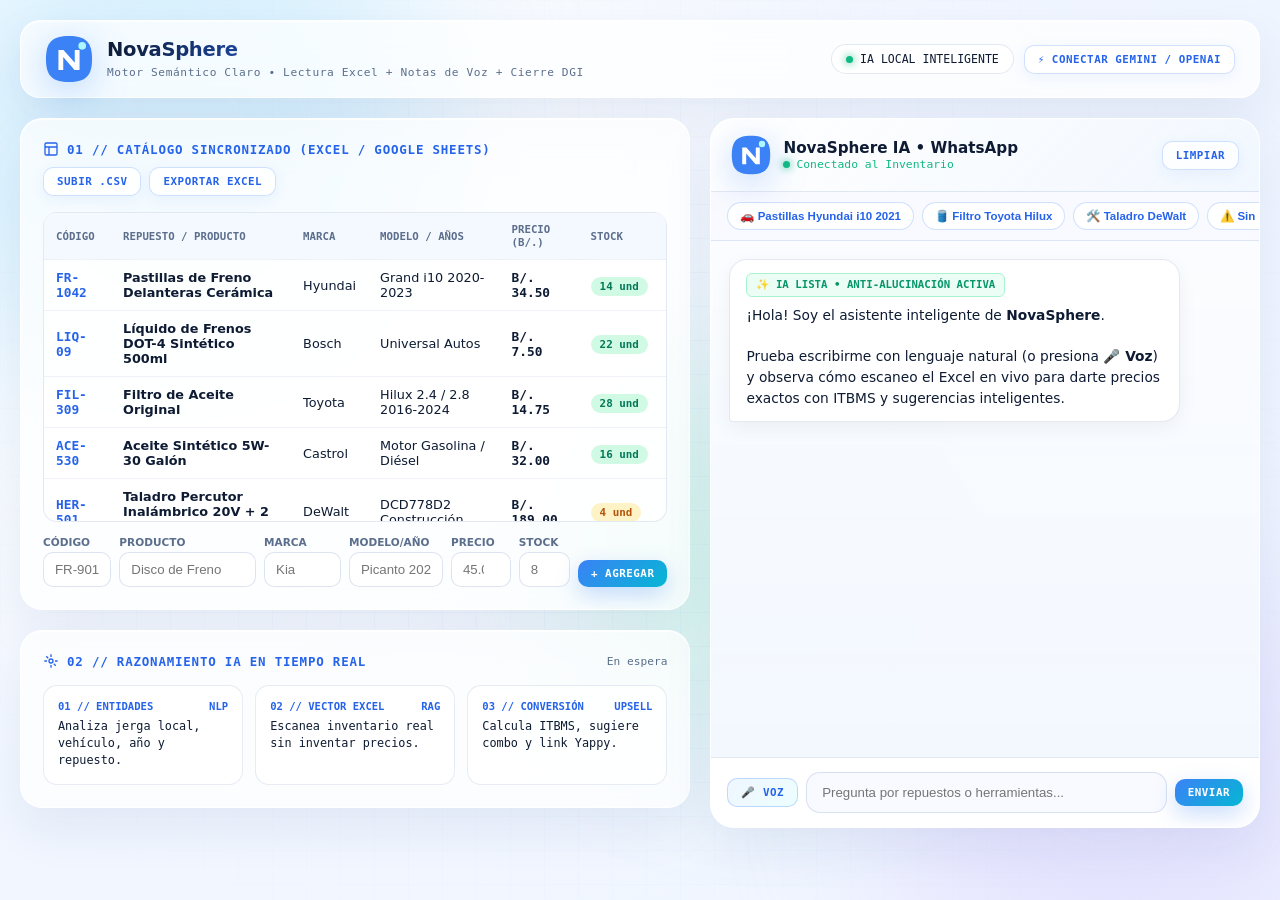
<file: site/demo-sistema-ventas.html>
<!DOCTYPE html>
<html lang="es">
<head>
  <meta charset="UTF-8" />
  <meta name="viewport" content="width=device-width, initial-scale=1.0" />
  <title>NovaSphere // Simulador Visual IA</title>
  <!-- Favicon con tu Logo -->
  <link rel="icon" type="image/svg+xml" href="data:image/svg+xml,%3Csvg xmlns='http://www.w3.org/2000/svg' viewBox='0 0 100 100'%3E%3Cpath d='M50,2 C85,2 98,15 98,50 C98,85 85,98 50,98 C15,98 2,85 2,50 C2,15 15,2 50,2 Z' fill='%233b82f6'/%3E%3Cpath d='M28,73 L28,31 L38.5,31 L62,58 L62,31 L72,31 L72,73 L61.5,73 L38,46 L38,73 Z' fill='%23ffffff'/%3E%3Ccircle cx='77.5' cy='22.5' r='8' fill='%23aef8ff'/%3E%3C/svg%3E" />
  <style>
    :root {
      --bg-base: #f7faff;
      --glass-bg: rgba(255, 255, 255, 0.72);
      --glass-strong: rgba(255, 255, 255, 0.9);
      --glass-border: rgba(255, 255, 255, 0.95);
      --line-subtle: rgba(99, 132, 185, 0.18);
      --text-main: #0e1b33;
      --text-muted: #5b6e8c;
      --ai-blue: #2563eb;
      --ai-brand: #3b82f6;
      --ai-cyan: #06b6d4;
      --ai-violet: #7c3aed;
      --ai-mint: #10b981;
      --shadow-glass: 0 20px 50px rgba(31, 68, 132, 0.08), inset 0 1px 1px rgba(255, 255, 255, 0.9);
      --font-sans: 'Plus Jakarta Sans', 'Segoe UI', system-ui, -apple-system, sans-serif;
      --font-mono: 'JetBrains Mono', 'Cascadia Code', 'Consolas', monospace;
    }

    * { box-sizing: border-box; margin: 0; padding: 0; }

    body {
      font-family: var(--font-sans);
      background: var(--bg-base);
      color: var(--text-main);
      min-height: 100vh;
      padding: 20px;
      overflow-x: hidden;
      position: relative;
    }

    /* Fondo Aurora Pastel Animado (Estilo Claro Aesthetic) */
    .aurora-bg {
      position: fixed;
      inset: 0;
      z-index: -1;
      overflow: hidden;
      background: radial-gradient(circle at 15% 15%, #ffffff 0%, #f1f6ff 55%, #eef4ff 100%);
    }

    .orb {
      position: absolute;
      border-radius: 50%;
      filter: blur(75px);
      opacity: 0.55;
      animation: floatOrb 18s ease-in-out infinite alternate;
    }
    .orb-1 { width: 520px; height: 520px; background: #bae6fd; top: -120px; left: -80px; }
    .orb-2 { width: 460px; height: 460px; background: #ddd6fe; bottom: -100px; right: -60px; animation-delay: -5s; }
    .orb-3 { width: 380px; height: 380px; background: #a7f3d0; top: 40%; left: 45%; opacity: 0.35; animation-delay: -10s; }

    @keyframes floatOrb {
      0% { transform: translate(0, 0) scale(1); }
      50% { transform: translate(45px, -35px) scale(1.08); }
      100% { transform: translate(-30px, 40px) scale(0.95); }
    }

    .tech-grid {
      position: fixed;
      inset: 0;
      z-index: -1;
      background-image: linear-gradient(rgba(59, 130, 246, 0.035) 1px, transparent 1px),
                        linear-gradient(90deg, rgba(59, 130, 246, 0.035) 1px, transparent 1px);
      background-size: 34px 34px;
      mask-image: radial-gradient(ellipse at center, black 40%, transparent 90%);
    }

    /* Topbar Glassmorphic */
    .topbar {
      max-width: 1460px;
      margin: 0 auto 20px auto;
      background: var(--glass-bg);
      backdrop-filter: blur(22px);
      -webkit-backdrop-filter: blur(22px);
      border: 1.5px solid var(--glass-border);
      box-shadow: var(--shadow-glass);
      border-radius: 20px;
      padding: 14px 24px;
      display: flex;
      justify-content: space-between;
      align-items: center;
      flex-wrap: wrap;
      gap: 14px;
      animation: slideDown 0.6s cubic-bezier(0.2, 0.8, 0.2, 1);
    }

    @keyframes slideDown {
      from { opacity: 0; transform: translateY(-18px); }
      to { opacity: 1; transform: translateY(0); }
    }

    .brand { display: flex; align-items: center; gap: 14px; }

    /* Contenedor del Logo con Brillo Aesthetic */
    .logo-wrap {
      width: 48px;
      height: 48px;
      position: relative;
      display: grid;
      place-items: center;
      transition: transform 0.3s cubic-bezier(0.34, 1.56, 0.64, 1);
      filter: drop-shadow(0 8px 18px rgba(59, 130, 246, 0.32));
    }

    .logo-wrap:hover {
      transform: scale(1.06) rotate(-2deg);
    }

    .logo-wrap.thinking {
      animation: logoPulse 1s ease-in-out infinite alternate;
    }

    .logo-wrap.thinking .logo-dot {
      animation: dotGlow 0.6s ease-in-out infinite alternate;
    }

    @keyframes logoPulse {
      from { transform: scale(1); filter: drop-shadow(0 8px 18px rgba(59, 130, 246, 0.35)); }
      to { transform: scale(1.08); filter: drop-shadow(0 0 26px rgba(174, 248, 255, 0.95)); }
    }

    @keyframes dotGlow {
      from { opacity: 0.75; transform: scale(0.92); transform-origin: 77.5px 22.5px; }
      to { opacity: 1; transform: scale(1.18); transform-origin: 77.5px 22.5px; }
    }

    .brand h1 {
      font-size: 1.22rem;
      font-weight: 800;
      letter-spacing: -0.3px;
      background: linear-gradient(90deg, #0e1b33, #2563eb, #06b6d4);
      -webkit-background-clip: text;
      -webkit-text-fill-color: transparent;
    }

    .brand span {
      font-family: var(--font-mono);
      font-size: 0.7rem;
      color: var(--text-muted);
      letter-spacing: 0.6px;
    }

    /* Botones Aesthetic Muy Tecnológicos */
    .btn-ai {
      position: relative;
      display: inline-flex;
      align-items: center;
      justify-content: center;
      gap: 8px;
      padding: 10px 18px;
      border-radius: 12px;
      font-family: var(--font-mono);
      font-size: 0.73rem;
      font-weight: 700;
      letter-spacing: 0.5px;
      text-transform: uppercase;
      border: none;
      cursor: pointer;
      overflow: hidden;
      transition: all 0.28s cubic-bezier(0.34, 1.56, 0.64, 1);
      user-select: none;
    }

    .btn-ai::before {
      content: '';
      position: absolute;
      top: 0; left: -130%;
      width: 65%; height: 100%;
      background: linear-gradient(90deg, transparent, rgba(255,255,255,0.7), transparent);
      transform: skewX(-25deg);
      transition: left 0.6s ease;
    }
    .btn-ai:hover::before { left: 140%; }
    .btn-ai:hover { transform: translateY(-2px); }
    .btn-ai:active { transform: translateY(1px) scale(0.97); }

    .btn-prism {
      background: linear-gradient(135deg, #3b82f6 0%, #06b6d4 55%, #6366f1 100%);
      background-size: 180% 180%;
      color: #ffffff;
      box-shadow: 0 8px 22px rgba(59, 130, 246, 0.28);
      animation: gradientShift 5s ease infinite;
    }
    .btn-prism:hover { box-shadow: 0 12px 28px rgba(59, 130, 246, 0.4); }

    @keyframes gradientShift {
      0%, 100% { background-position: 0% 50%; }
      50% { background-position: 100% 50%; }
    }

    .btn-glass {
      background: rgba(255, 255, 255, 0.85);
      color: var(--ai-blue);
      border: 1.5px solid rgba(59, 130, 246, 0.24);
      box-shadow: 0 4px 14px rgba(59, 130, 246, 0.08);
    }
    .btn-glass:hover {
      background: #ffffff;
      border-color: var(--ai-brand);
      box-shadow: 0 8px 20px rgba(59, 130, 246, 0.16);
    }

    .btn-mint {
      background: linear-gradient(135deg, #059669 0%, #10b981 50%, #06b6d4 100%);
      color: #ffffff;
      box-shadow: 0 8px 20px rgba(16, 185, 129, 0.28);
    }

    .btn-voice {
      background: linear-gradient(135deg, #eff6ff 0%, #ecfeff 100%);
      color: var(--ai-blue);
      border: 1.5px solid rgba(59, 130, 246, 0.28);
    }
    .btn-voice.recording {
      background: linear-gradient(135deg, #3b82f6, #06b6d4);
      color: #ffffff;
      box-shadow: 0 0 22px rgba(6, 182, 212, 0.5);
    }

    .btn-sm { padding: 7px 13px; font-size: 0.68rem; border-radius: 10px; }

    .led-dot {
      width: 7px; height: 7px; border-radius: 50%;
      background: var(--ai-mint);
      box-shadow: 0 0 8px var(--ai-mint);
      animation: blink 2s infinite;
    }
    @keyframes blink { 0%, 100% { opacity: 1; } 50% { opacity: 0.35; } }

    /* Grid Principal */
    .workspace {
      max-width: 1460px;
      margin: 0 auto;
      display: grid;
      grid-template-columns: 1.22fr 1fr;
      gap: 20px;
      align-items: start;
    }
    @media (max-width: 1100px) { .workspace { grid-template-columns: 1fr; } }

    .glass-card {
      background: var(--glass-bg);
      backdrop-filter: blur(22px);
      -webkit-backdrop-filter: blur(22px);
      border: 1.5px solid var(--glass-border);
      border-radius: 22px;
      padding: 22px;
      box-shadow: var(--shadow-glass);
      margin-bottom: 20px;
      position: relative;
      overflow: hidden;
      animation: fadeUp 0.6s cubic-bezier(0.2, 0.8, 0.2, 1) backwards;
    }

    @keyframes fadeUp {
      from { opacity: 0; transform: translateY(16px); }
      to { opacity: 1; transform: translateY(0); }
    }

    .card-header {
      display: flex;
      justify-content: space-between;
      align-items: center;
      flex-wrap: wrap;
      gap: 10px;
      margin-bottom: 16px;
    }

    .card-title {
      font-family: var(--font-mono);
      font-size: 0.78rem;
      font-weight: 700;
      text-transform: uppercase;
      letter-spacing: 0.8px;
      color: var(--ai-blue);
      display: flex;
      align-items: center;
      gap: 8px;
    }

    /* Tabla Catálogo + Láser Escáner IA */
    .table-container {
      position: relative;
      max-height: 310px;
      overflow: auto;
      border-radius: 14px;
      background: rgba(255, 255, 255, 0.82);
      border: 1px solid var(--line-subtle);
    }

    .laser-scanner {
      position: absolute;
      left: 0; right: 0; top: 0;
      height: 3px;
      background: linear-gradient(90deg, transparent, var(--ai-brand), #aef8ff, transparent);
      box-shadow: 0 0 18px 4px rgba(59, 130, 246, 0.55);
      z-index: 10;
      opacity: 0;
      pointer-events: none;
    }

    .laser-scanner.scanning {
      opacity: 1;
      animation: scanTable 0.9s cubic-bezier(0.4, 0, 0.2, 1) forwards;
    }

    @keyframes scanTable {
      0% { top: 0%; opacity: 0.9; }
      90% { top: 96%; opacity: 1; }
      100% { top: 100%; opacity: 0; }
    }

    table { width: 100%; border-collapse: collapse; font-size: 0.8rem; }
    th {
      position: sticky; top: 0;
      background: rgba(244, 248, 255, 0.96);
      backdrop-filter: blur(8px);
      font-family: var(--font-mono);
      font-size: 0.67rem;
      color: var(--text-muted);
      text-transform: uppercase;
      padding: 10px 12px;
      text-align: left;
      border-bottom: 1px solid var(--line-subtle);
      z-index: 3;
    }
    td { padding: 10px 12px; border-bottom: 1px solid rgba(99, 132, 185, 0.1); transition: all 0.3s ease; }

    tr.ai-hit {
      background: linear-gradient(90deg, rgba(16, 185, 129, 0.12), rgba(59, 130, 246, 0.08)) !important;
      box-shadow: inset 3px 0 0 var(--ai-mint);
      animation: hitPop 0.45s cubic-bezier(0.34, 1.56, 0.64, 1);
    }
    @keyframes hitPop {
      0% { transform: scale(0.99); }
      50% { transform: scale(1.012); }
      100% { transform: scale(1); }
    }

    .badge-stock {
      padding: 3px 9px;
      border-radius: 999px;
      font-family: var(--font-mono);
      font-size: 0.68rem;
      font-weight: 700;
    }
    .st-ok { background: #d1fae5; color: #047857; }
    .st-low { background: #fef3c7; color: #b45309; }
    .st-out { background: #ffe4e6; color: #be123c; }

    /* Formulario Nuevo Producto */
    .mini-form {
      display: grid;
      grid-template-columns: 0.8fr 1.6fr 0.9fr 1.1fr 0.7fr 0.6fr auto;
      gap: 8px;
      margin-top: 14px;
      align-items: end;
    }
    @media (max-width: 780px) { .mini-form { grid-template-columns: repeat(2, 1fr); } }

    .field label {
      display: block;
      font-size: 0.66rem;
      font-weight: 700;
      text-transform: uppercase;
      color: var(--text-muted);
      margin-bottom: 4px;
    }
    input, select {
      width: 100%;
      padding: 9px 11px;
      border-radius: 10px;
      border: 1.5px solid rgba(99, 132, 185, 0.22);
      background: rgba(255, 255, 255, 0.9);
      color: var(--text-main);
      font-size: 0.83rem;
      transition: all 0.2s ease;
    }
    input:focus, select:focus {
      outline: none;
      border-color: var(--ai-brand);
      box-shadow: 0 0 0 3px rgba(59, 130, 246, 0.14);
    }

    /* Razonamiento Neural IA (3 Tarjetas) */
    .neural-grid {
      display: grid;
      grid-template-columns: repeat(3, 1fr);
      gap: 12px;
    }
    @media (max-width: 650px) { .neural-grid { grid-template-columns: 1fr; } }

    .node-card {
      background: rgba(255, 255, 255, 0.78);
      border: 1.5px solid rgba(99, 132, 185, 0.16);
      border-radius: 14px;
      padding: 14px;
      transition: all 0.35s cubic-bezier(0.34, 1.56, 0.64, 1);
    }
    .node-card.lit {
      background: #ffffff;
      border-color: var(--ai-brand);
      box-shadow: 0 10px 25px rgba(59, 130, 246, 0.14);
      transform: translateY(-2px);
    }
    .node-tag {
      font-family: var(--font-mono);
      font-size: 0.66rem;
      font-weight: 700;
      color: var(--ai-blue);
      margin-bottom: 6px;
      display: flex;
      justify-content: space-between;
    }
    .node-body {
      font-family: var(--font-mono);
      font-size: 0.74rem;
      color: var(--text-main);
      line-height: 1.45;
    }

    /* Terminal de Chat IA Aesthetic */
    .chat-shell {
      background: var(--glass-strong);
      backdrop-filter: blur(26px);
      border: 1.5px solid var(--glass-border);
      border-radius: 24px;
      box-shadow: var(--shadow-glass);
      height: 710px;
      display: flex;
      flex-direction: column;
      overflow: hidden;
      position: sticky;
      top: 20px;
      animation: fadeUp 0.7s cubic-bezier(0.2, 0.8, 0.2, 1);
    }

    .chat-header {
      padding: 16px 20px;
      background: linear-gradient(135deg, rgba(255,255,255,0.95), rgba(239,246,255,0.85));
      border-bottom: 1px solid var(--line-subtle);
      display: flex;
      justify-content: space-between;
      align-items: center;
    }

    .quick-bar {
      padding: 10px 16px;
      background: rgba(248, 250, 255, 0.85);
      border-bottom: 1px solid var(--line-subtle);
      display: flex;
      gap: 8px;
      overflow-x: auto;
      scrollbar-width: none;
    }

    .ai-chip {
      white-space: nowrap;
      background: #ffffff;
      border: 1px solid rgba(59, 130, 246, 0.24);
      color: var(--ai-blue);
      padding: 6px 12px;
      border-radius: 999px;
      font-size: 0.72rem;
      font-weight: 600;
      cursor: pointer;
      transition: all 0.2s ease;
    }
    .ai-chip:hover {
      background: linear-gradient(135deg, #eff6ff, #ecfeff);
      border-color: var(--ai-brand);
      transform: translateY(-1px);
    }

    .chat-stream {
      flex: 1;
      padding: 18px;
      overflow-y: auto;
      display: flex;
      flex-direction: column;
      gap: 14px;
      background: linear-gradient(180deg, rgba(247,250,255,0.5) 0%, rgba(240,246,255,0.8) 100%);
    }

    .bubble {
      max-width: 88%;
      padding: 13px 16px;
      border-radius: 18px;
      font-size: 0.86rem;
      line-height: 1.5;
      animation: springBubble 0.38s cubic-bezier(0.34, 1.56, 0.64, 1);
    }
    @keyframes springBubble {
      from { opacity: 0; transform: translateY(10px) scale(0.96); }
      to { opacity: 1; transform: translateY(0) scale(1); }
    }

    .bubble-user {
      align-self: flex-end;
      background: linear-gradient(135deg, #3b82f6 0%, #2563eb 100%);
      color: #ffffff;
      border-bottom-right-radius: 4px;
      box-shadow: 0 8px 22px rgba(59, 130, 246, 0.24);
    }

    .bubble-ai {
      align-self: flex-start;
      background: #ffffff;
      color: var(--text-main);
      border: 1px solid rgba(99, 132, 185, 0.18);
      border-bottom-left-radius: 4px;
      box-shadow: 0 6px 20px rgba(15, 23, 42, 0.05);
    }

    .thinking-pill {
      display: inline-flex;
      align-items: center;
      gap: 8px;
      padding: 8px 14px;
      border-radius: 999px;
      background: linear-gradient(90deg, #eff6ff, #ecfeff, #f5f3ff);
      background-size: 200% 100%;
      animation: shimmerBg 1.6s linear infinite;
      border: 1px solid rgba(59, 130, 246, 0.25);
      font-family: var(--font-mono);
      font-size: 0.72rem;
      color: var(--ai-blue);
      align-self: flex-start;
    }
    @keyframes shimmerBg {
      0% { background-position: 200% 0; }
      100% { background-position: -200% 0; }
    }

    .waveform {
      display: inline-flex;
      align-items: center;
      gap: 3px;
      height: 16px;
    }
    .wave-bar {
      width: 3px;
      background: currentColor;
      border-radius: 3px;
      animation: wave 0.8s ease-in-out infinite;
    }
    .wave-bar:nth-child(2) { animation-delay: 0.15s; }
    .wave-bar:nth-child(3) { animation-delay: 0.3s; }
    .wave-bar:nth-child(4) { animation-delay: 0.45s; }
    @keyframes wave {
      0%, 100% { height: 4px; }
      50% { height: 15px; }
    }

    .confidence-pill {
      display: inline-flex;
      align-items: center;
      gap: 6px;
      padding: 3px 9px;
      border-radius: 6px;
      background: #ecfdf5;
      color: #059669;
      border: 1px solid #a7f3d0;
      font-family: var(--font-mono);
      font-size: 0.67rem;
      font-weight: 700;
      margin-bottom: 8px;
    }

    .upsell-card {
      margin-top: 10px;
      padding: 10px 12px;
      border-radius: 12px;
      background: linear-gradient(135deg, #eff6ff 0%, #ecfeff 100%);
      border: 1px dashed rgba(59, 130, 246, 0.35);
      font-size: 0.78rem;
    }

    .chat-composer {
      padding: 14px 16px;
      background: rgba(255, 255, 255, 0.92);
      border-top: 1px solid var(--line-subtle);
      display: flex;
      gap: 8px;
      align-items: center;
    }

    .chat-composer input {
      flex: 1;
      border-radius: 14px;
      padding: 12px 15px;
      background: #f8faff;
    }

    .api-drawer {
      display: none;
      margin-bottom: 16px;
      padding: 14px;
      border-radius: 14px;
      background: rgba(255, 255, 255, 0.85);
      border: 1px solid rgba(59, 130, 246, 0.25);
      grid-template-columns: 180px 1fr auto;
      gap: 10px;
      align-items: end;
    }
    .api-drawer.open { display: grid; }

    .modal-bg {
      position: fixed; inset: 0;
      background: rgba(14, 27, 51, 0.28);
      backdrop-filter: blur(8px);
      display: none;
      place-items: center;
      z-index: 999;
      padding: 18px;
    }
    .modal-bg.open { display: grid; }
    .modal-glass {
      background: rgba(255, 255, 255, 0.96);
      border: 1.5px solid #ffffff;
      border-radius: 22px;
      max-width: 450px;
      width: 100%;
      padding: 24px;
      box-shadow: 0 25px 60px rgba(15, 45, 100, 0.2);
      animation: springBubble 0.35s cubic-bezier(0.34, 1.56, 0.64, 1);
    }
  </style>
</head>
<body>

  <!-- Fondo Aurora Claro Animado -->
  <div class="aurora-bg">
    <div class="orb orb-1"></div>
    <div class="orb orb-2"></div>
    <div class="orb orb-3"></div>
  </div>
  <div class="tech-grid"></div>

  <!-- Barra Superior con tu Logo Exacto y NovaSphere -->
  <header class="topbar">
    <div class="brand">
      <div class="logo-wrap" id="brand-logo">
        <svg viewBox="0 0 100 100" width="48" height="48" xmlns="http://www.w3.org/2000/svg">
          <path d="M50,2 C85,2 98,15 98,50 C98,85 85,98 50,98 C15,98 2,85 2,50 C2,15 15,2 50,2 Z" fill="#3b82f6"/>
          <path d="M28,73 L28,31 L38.5,31 L62,58 L62,31 L72,31 L72,73 L61.5,73 L38,46 L38,73 Z" fill="#ffffff"/>
          <circle class="logo-dot" cx="77.5" cy="22.5" r="8" fill="#aef8ff"/>
        </svg>
      </div>
      <div>
        <h1>NovaSphere</h1>
        <span>Motor Semántico Claro • Lectura Excel + Notas de Voz + Cierre DGI</span>
      </div>
    </div>

    <div style="display:flex; gap:10px; align-items:center; flex-wrap:wrap;">
      <span id="mode-pill" style="font-family:var(--font-mono); font-size:0.72rem; padding:7px 14px; border-radius:999px; background:rgba(255,255,255,0.85); border:1px solid var(--line-subtle); display:inline-flex; align-items:center; gap:7px;">
        <span class="led-dot"></span> IA LOCAL INTELIGENTE
      </span>
      <button class="btn-ai btn-glass btn-sm" onclick="document.getElementById('api-drawer').classList.toggle('open')">
        ⚡ Conectar Gemini / OpenAI
      </button>
    </div>
  </header>

  <main class="workspace">
    <!-- Columna Izquierda -->
    <div>
      <div class="api-drawer" id="api-drawer">
        <div class="field">
          <label>Motor IA</label>
          <select id="provider">
            <option value="local">Simulador Neural Local (Gratis)</option>
            <option value="gemini">Google Gemini (gemini-3.5-flash-lite)</option>
            <option value="openai">OpenAI (gpt-6-luna)</option>
          </select>
        </div>
        <div class="field">
          <label>API Key (Opcional)</label>
          <input type="password" id="api-key" placeholder="Pega tu API Key para modo en vivo..." />
        </div>
        <button class="btn-ai btn-prism btn-sm" onclick="applyApi()">Guardar</button>
      </div>

      <!-- Panel 1: Excel en Vivo con Escáner Láser -->
      <section class="glass-card">
        <div class="card-header">
          <div class="card-title">
            <svg width="16" height="16" viewBox="0 0 24 24" fill="none" stroke="currentColor" stroke-width="2"><rect x="3" y="3" width="18" height="18" rx="2"/><path d="M3 9h18M9 21V9"/></svg>
            01 // Catálogo Sincronizado (Excel / Google Sheets)
          </div>
          <div style="display:flex; gap:8px;">
            <input type="file" id="csv-file" accept=".csv" style="display:none" onchange="importCSV(event)" />
            <button class="btn-ai btn-glass btn-sm" onclick="document.getElementById('csv-file').click()">Subir .CSV</button>
            <button class="btn-ai btn-glass btn-sm" onclick="exportCSV()">Exportar Excel</button>
          </div>
        </div>

        <div class="table-container" id="table-container">
          <div class="laser-scanner" id="laser-scanner"></div>
          <table>
            <thead>
              <tr>
                <th>Código</th>
                <th>Repuesto / Producto</th>
                <th>Marca</th>
                <th>Modelo / Años</th>
                <th>Precio (B/.)</th>
                <th>Stock</th>
              </tr>
            </thead>
            <tbody id="catalog-rows"></tbody>
          </table>
        </div>

        <div class="mini-form">
          <div class="field"><label>Código</label><input id="f-code" placeholder="FR-901" /></div>
          <div class="field"><label>Producto</label><input id="f-name" placeholder="Disco de Freno" /></div>
          <div class="field"><label>Marca</label><input id="f-brand" placeholder="Kia" /></div>
          <div class="field"><label>Modelo/Año</label><input id="f-model" placeholder="Picanto 2021" /></div>
          <div class="field"><label>Precio</label><input id="f-price" type="number" step="0.01" placeholder="45.00" /></div>
          <div class="field"><label>Stock</label><input id="f-stock" type="number" placeholder="8" /></div>
          <button class="btn-ai btn-prism btn-sm" onclick="addNewRow()">+ Agregar</button>
        </div>
      </section>

      <!-- Panel 2: Telemetría Neural -->
      <section class="glass-card" style="animation-delay:0.1s;">
        <div class="card-header">
          <div class="card-title">
            <svg width="16" height="16" viewBox="0 0 24 24" fill="none" stroke="currentColor" stroke-width="2"><circle cx="12" cy="12" r="3"/><path d="M12 2v4M12 18v4M4.93 4.93l2.83 2.83M16.24 16.24l2.83 2.83M2 12h4M18 12h4"/></svg>
            02 // Razonamiento IA en Tiempo Real
          </div>
          <span id="telemetry-ms" style="font-family:var(--font-mono); font-size:0.7rem; color:var(--text-muted);">En espera</span>
        </div>

        <div class="neural-grid">
          <div class="node-card" id="node-1">
            <div class="node-tag"><span>01 // ENTIDADES</span><span>NLP</span></div>
            <div class="node-body" id="node-1-val">Analiza jerga local, vehículo, año y repuesto.</div>
          </div>
          <div class="node-card" id="node-2">
            <div class="node-tag"><span>02 // VECTOR EXCEL</span><span>RAG</span></div>
            <div class="node-body" id="node-2-val">Escanea inventario real sin inventar precios.</div>
          </div>
          <div class="node-card" id="node-3">
            <div class="node-tag"><span>03 // CONVERSIÓN</span><span>UPSELL</span></div>
            <div class="node-body" id="node-3-val">Calcula ITBMS, sugiere combo y link Yappy.</div>
          </div>
        </div>
      </section>
    </div>

    <!-- Columna Derecha: Terminal Chat IA -->
    <aside class="chat-shell">
      <div class="chat-header">
        <div style="display:flex; align-items:center; gap:12px;">
          <!-- Mini Logo Avatar en el Chat -->
          <div class="logo-wrap" id="chat-logo" style="width:40px; height:40px;">
            <svg viewBox="0 0 100 100" width="40" height="40" xmlns="http://www.w3.org/2000/svg">
              <path d="M50,2 C85,2 98,15 98,50 C98,85 85,98 50,98 C15,98 2,85 2,50 C2,15 15,2 50,2 Z" fill="#3b82f6"/>
              <path d="M28,73 L28,31 L38.5,31 L62,58 L62,31 L72,31 L72,73 L61.5,73 L38,46 L38,73 Z" fill="#ffffff"/>
              <circle class="logo-dot" cx="77.5" cy="22.5" r="8" fill="#aef8ff"/>
            </svg>
          </div>
          <div>
            <div style="font-weight:800; font-size:0.95rem;">NovaSphere IA • WhatsApp</div>
            <div style="font-size:0.71rem; color:var(--ai-mint); font-family:var(--font-mono); display:flex; align-items:center; gap:6px;">
              <span class="led-dot"></span> Conectado al Inventario
            </div>
          </div>
        </div>
        <button class="btn-ai btn-glass btn-sm" onclick="clearChat()">Limpiar</button>
      </div>

      <div class="quick-bar">
        <button class="ai-chip" onclick="sendPreset('Buenas, tendrán pastillas de freno pal Hyundai Grand i10 2021?')">🚗 Pastillas Hyundai i10 2021</button>
        <button class="ai-chip" onclick="sendPreset('Precio del filtro de aceite Toyota Hilux 2022')">🛢️ Filtro Toyota Hilux</button>
        <button class="ai-chip" onclick="sendPreset('Cuanto cuesta el taladro percutor DeWalt?')">🛠️ Taladro DeWalt</button>
        <button class="ai-chip" onclick="sendPreset('Busco amortiguador Nissan Frontier 2022')">⚠️ Sin Stock (Agotado)</button>
      </div>

      <div class="chat-stream" id="chat-stream">
        <div class="bubble bubble-ai">
          <div class="confidence-pill">✨ IA LISTA • ANTI-ALUCINACIÓN ACTIVA</div><br>
          ¡Hola! Soy el asistente inteligente de <strong>NovaSphere</strong>.<br><br>
          Prueba escribirme con lenguaje natural (o presiona <strong>🎤 Voz</strong>) y observa cómo escaneo el Excel en vivo para darte precios exactos con ITBMS y sugerencias inteligentes.
        </div>
      </div>

      <div class="chat-composer">
        <button class="btn-ai btn-voice btn-sm" id="voice-btn" onclick="simulateVoiceNote()" title="Simular nota de voz de WhatsApp">
          🎤 Voz
        </button>
        <input type="text" id="msg-input" placeholder="Pregunta por repuestos o herramientas..." onkeypress="if(event.key==='Enter') handleSend()" />
        <button class="btn-ai btn-prism btn-sm" onclick="handleSend()">Enviar</button>
      </div>
    </aside>
  </main>

  <!-- Modal Checkout + Previsualización Factura Fiscal -->
  <div class="modal-bg" id="checkout-modal">
    <div class="modal-glass">
      <div style="display:flex; justify-content:space-between; align-items:center; margin-bottom:14px;">
        <span style="font-family:var(--font-mono); font-size:0.75rem; font-weight:700; color:var(--ai-blue);">✨ CIERRE AUTOMÁTICO + FACTURA DGI</span>
        <button class="btn-ai btn-glass btn-sm" onclick="closeCheckout()">✕</button>
      </div>
      <div id="checkout-summary" style="background:#f8faff; border:1px solid var(--line-subtle); border-radius:14px; padding:16px; font-size:0.86rem; line-height:1.55; margin-bottom:16px;"></div>
      <button class="btn-ai btn-mint" style="width:100%;" onclick="completeOrder()">
        💳 Confirmar Yappy & Generar Factura Fiscal
      </button>
    </div>
  </div>

  <script>
    let catalog = [
      { code: 'FR-1042', name: 'Pastillas de Freno Delanteras Cerámica', brand: 'Hyundai', model: 'Grand i10 2020-2023', price: 34.50, stock: 14, upsell: 'LIQ-09' },
      { code: 'LIQ-09', name: 'Líquido de Frenos DOT-4 Sintético 500ml', brand: 'Bosch', model: 'Universal Autos', price: 7.50, stock: 22, upsell: null },
      { code: 'FIL-309', name: 'Filtro de Aceite Original', brand: 'Toyota', model: 'Hilux 2.4 / 2.8 2016-2024', price: 14.75, stock: 28, upsell: 'ACE-530' },
      { code: 'ACE-530', name: 'Aceite Sintético 5W-30 Galón', brand: 'Castrol', model: 'Motor Gasolina / Diésel', price: 32.00, stock: 16, upsell: null },
      { code: 'HER-501', name: 'Taladro Percutor Inalámbrico 20V + 2 Bat', brand: 'DeWalt', model: 'DCD778D2 Construcción', price: 189.00, stock: 4, upsell: 'BRO-12' },
      { code: 'BRO-12', name: 'Set 15 Brocas Concreto y Metal', brand: 'DeWalt', model: 'Accesorios Taladro', price: 18.50, stock: 11, upsell: null },
      { code: 'FER-210', name: 'Cemento Gris Uso General 42.5kg', brand: 'Argos', model: 'Construcción / Obra', price: 8.65, stock: 120, upsell: null },
      { code: 'SUS-401', name: 'Amortiguador Delantero Derecho', brand: 'Nissan', model: 'Frontier NP300 2016-2024', price: 68.00, stock: 0, upsell: null }
    ];

    let apiSettings = { provider: 'local', key: '' };
    let activeProduct = null;

    function applyApi() {
      apiSettings.provider = document.getElementById('provider').value;
      apiSettings.key = document.getElementById('api-key').value.trim();
      if (apiSettings.provider !== 'local' && !apiSettings.key) return alert('Ingresa una API Key válida.');
      const labels = {
        local: '<span class="led-dot"></span> IA LOCAL INTELIGENTE',
        gemini: '<span class="led-dot"></span> GEMINI 3.5 FLASH EN VIVO',
        openai: '<span class="led-dot"></span> OPENAI GPT-6 LUNA EN VIVO'
      };
      document.getElementById('mode-pill').innerHTML = labels[apiSettings.provider];
      document.getElementById('api-drawer').classList.remove('open');
    }

    function renderTable(hitCodes = []) {
      const tbody = document.getElementById('catalog-rows');
      tbody.innerHTML = '';
      catalog.forEach(item => {
        const isHit = hitCodes.includes(item.code);
        const stCls = item.stock > 5 ? 'st-ok' : (item.stock > 0 ? 'st-low' : 'st-out');
        const tr = document.createElement('tr');
        if (isHit) tr.className = 'ai-hit';
        tr.innerHTML = `
          <td style="font-family:var(--font-mono); font-weight:700; color:var(--ai-blue);">${esc(item.code)}</td>
          <td><strong>${esc(item.name)}</strong></td>
          <td>${esc(item.brand)}</td>
          <td>${esc(item.model)}</td>
          <td style="font-family:var(--font-mono); font-weight:700;">B/. ${item.price.toFixed(2)}</td>
          <td><span class="badge-stock ${stCls}">${item.stock > 0 ? item.stock + ' und' : 'Agotado'}</span></td>
        `;
        tbody.appendChild(tr);
      });
    }

    function addNewRow() {
      const code = document.getElementById('f-code').value.trim() || `PRD-${catalog.length + 1}`;
      const name = document.getElementById('f-name').value.trim();
      const brand = document.getElementById('f-brand').value.trim() || 'Genérico';
      const model = document.getElementById('f-model').value.trim() || 'Universal';
      const price = parseFloat(document.getElementById('f-price').value);
      const stock = parseInt(document.getElementById('f-stock').value) || 0;
      if (!name || isNaN(price)) return alert('Completa al menos producto y precio.');
      catalog.unshift({ code, name, brand, model, price, stock, upsell: null });
      renderTable();
      ['f-code','f-name','f-brand','f-model','f-price','f-stock'].forEach(id => document.getElementById(id).value = '');
    }

    function exportCSV() {
      const header = 'Codigo,Producto,Marca,Modelo,Precio,Stock\n';
      const body = catalog.map(r => `"${r.code}","${r.name}","${r.brand}","${r.model}",${r.price},${r.stock}`).join('\n');
      const a = document.createElement('a');
      a.href = URL.createObjectURL(new Blob([header + body], { type: 'text/csv' }));
      a.download = 'catalogo_novasphere_ia.csv';
      a.click();
    }

    function importCSV(e) {
      const file = e.target.files[0];
      if (!file) return;
      const reader = new FileReader();
      reader.onload = ev => {
        const lines = ev.target.result.split(/\r?\n/).filter(Boolean);
        const rows = [];
        for (let i = 1; i < lines.length; i++) {
          const cols = lines[i].match(/(".*?"|[^",\s]+)(?=\s*,|\s*$)/g) || lines[i].split(',');
          if (cols.length >= 5) {
            const c = s => (s || '').replace(/^"|"$/g, '').trim();
            rows.push({ code: c(cols[0]), name: c(cols[1]), brand: c(cols[2]), model: c(cols[3]), price: parseFloat(c(cols[4])) || 0, stock: parseInt(c(cols[5])) || 0, upsell: null });
          }
        }
        if (rows.length) { catalog = rows; renderTable(); }
      };
      reader.readAsText(file);
    }

    function norm(s) {
      return s.toLowerCase().normalize('NFD').replace(/[\u0300-\u036f]/g, '');
    }

    function extractEntities(text) {
      const stop = new Set(['hola','buenas','maestro','compa','tendran','tienen','tienes','pal','para','cuesta','cuanto','precio','vale','busco','necesito','quiero','un','una','de','del','el','la','por','favor','hay']);
      return norm(text).replace(/[^a-z0-9\s]/g, ' ').split(/\s+/).filter(w => w.length >= 2 && !stop.has(w));
    }

    function matchCatalog(tokens) {
      if (!tokens.length) return [];
      return catalog.map(item => {
        const hay = norm(`${item.code} ${item.name} ${item.brand} ${item.model}`);
        let score = 0;
        let reasons = [];
        tokens.forEach(t => {
          if (hay.includes(t)) { score += (t.length > 3 ? 25 : 15); reasons.push(t); }
        });
        const yr = tokens.find(t => /^(19|20)\d{2}$/.test(t));
        const rng = item.model.match(/(\d{4})\s*-\s*(\d{4})/);
        if (yr && rng && parseInt(yr) >= parseInt(rng[1]) && parseInt(yr) <= parseInt(rng[2])) {
          score += 35;
          reasons.push(`Año ${yr} ∈ ${rng[1]}-${rng[2]}`);
        }
        const confidence = Math.min(99, Math.max(score, 0));
        return { ...item, score, confidence, reasons };
      }).filter(x => x.score >= 30).sort((a, b) => b.score - a.score).slice(0, 2);
    }

    function triggerLaserScan() {
      const laser = document.getElementById('laser-scanner');
      laser.classList.remove('scanning');
      void laser.offsetWidth;
      laser.classList.add('scanning');
    }

    function sendPreset(txt) {
      document.getElementById('msg-input').value = txt;
      handleSend();
    }

    async function simulateVoiceNote() {
      const btn = document.getElementById('voice-btn');
      btn.classList.add('recording');
      btn.innerHTML = `<span class="waveform"><span class="wave-bar"></span><span class="wave-bar"></span><span class="wave-bar"></span><span class="wave-bar"></span></span> Escuchando...`;
      await new Promise(r => setTimeout(r, 1400));
      btn.classList.remove('recording');
      btn.innerHTML = `🎤 Voz`;
      const voiceSamples = [
        'Buenas maestro, tendrá pastillas de freno delanteras pal Grand i10 2021?',
        'Qué cuesta el filtro de aceite para una Toyota Hilux 2022?'
      ];
      const chosen = voiceSamples[Math.floor(Math.random() * voiceSamples.length)];
      handleSend(chosen, true);
    }

    async function handleSend(overrideText = null, isVoice = false) {
      const input = document.getElementById('msg-input');
      const text = (overrideText || input.value).trim();
      if (!text) return;
      if (!overrideText) input.value = '';

      appendUserBubble(text, isVoice);

      const brandLogo = document.getElementById('brand-logo');
      const chatLogo = document.getElementById('chat-logo');
      brandLogo.classList.add('thinking');
      chatLogo.classList.add('thinking');
      triggerLaserScan();

      const stream = document.getElementById('chat-stream');
      const thinkEl = document.createElement('div');
      thinkEl.className = 'thinking-pill';
      thinkEl.innerHTML = `<span class="waveform" style="height:12px;"><span class="wave-bar"></span><span class="wave-bar"></span><span class="wave-bar"></span></span> Escaneando Excel y verificando stock...`;
      stream.appendChild(thinkEl);
      stream.scrollTop = stream.scrollHeight;

      const t0 = performance.now();
      const tokens = extractEntities(text);
      const hits = matchCatalog(tokens);

      ['node-1','node-2','node-3'].forEach(id => document.getElementById(id).classList.add('lit'));
      document.getElementById('node-1-val').textContent = tokens.length ? `Tokens: [${tokens.join(', ')}]` : 'Sin entidades claras';
      document.getElementById('node-2-val').textContent = `${hits.length} coincidencia(s) exactas`;
      renderTable(hits.map(h => h.code));

      await new Promise(r => setTimeout(r, 850));
      thinkEl.remove();
      brandLogo.classList.remove('thinking');
      chatLogo.classList.remove('thinking');

      let html = '';
      let mainProduct = null;
      let upsellItem = null;

      if (apiSettings.provider !== 'local' && apiSettings.key) {
        html = await runExternalAI(text, hits);
        mainProduct = hits.find(h => h.stock > 0) || null;
      } else if (hits.length > 0) {
        const best = hits[0];
        if (best.stock > 0) {
          mainProduct = best;
          upsellItem = best.upsell ? catalog.find(c => c.code === best.upsell && c.stock > 0) : null;
          const total = (best.price * 1.07).toFixed(2);
          html = `
            <div class="confidence-pill">✓ ${best.confidence}% MATCH • ${esc(best.reasons.join(' + '))}</div><br>
            ¡Sí tenemos en bodega! Te comparto el dato exacto:<br><br>
            <strong>${esc(best.name)}</strong> (${esc(best.brand)} • ${esc(best.model)})<br>
            • Código: <code>${esc(best.code)}</code> | Disponible: <strong>${best.stock} und.</strong><br>
            • Precio: <strong>B/. ${best.price.toFixed(2)}</strong> (Total c/ ITBMS: <strong>B/. ${total}</strong>)
          `;
          if (upsellItem) {
            html += `<div class="upsell-card">💡 <strong>Sugerencia IA:</strong> Quienes compran esto suelen llevar <strong>${esc(upsellItem.name)}</strong> por solo <strong>B/. ${upsellItem.price.toFixed(2)}</strong> adicionales.</div>`;
          }
          document.getElementById('node-3-val').textContent = `Cierre listo: ${best.code} ${upsellItem ? '+ Upsell ' + upsellItem.code : ''}`;
        } else {
          html = `<div class="confidence-pill" style="background:#ffe4e6; color:#be123c; border-color:#fecdd3;">⚠️ STOCK EN 0 • ${esc(best.code)}</div><br>
          Encontré <strong>${esc(best.name)}</strong>, pero figura <strong>Agotado</strong> en este momento. Puedo pasarte con un asesor para revisar sucursal alterna o fecha de llegada.`;
          document.getElementById('node-3-val').textContent = 'Derivado a asesor (0 stock)';
        }
      } else {
        html = `No hallé coincidencia exacta en el Excel para <em>"${esc(text)}"</em>. Para garantizar compatibilidad, un vendedor humano verificará por número de chasis.`;
        document.getElementById('node-3-val').textContent = 'Escalado a vendedor humano';
      }

      document.getElementById('telemetry-ms').textContent = `Procesado en ${Math.round(performance.now() - t0)} ms`;
      appendAiBubbleWithTypewriter(html, mainProduct, upsellItem);
    }

    async function runExternalAI(userText, hits) {
      const prompt = `Asistente WhatsApp Panamá. Usa SOLO este JSON real (no inventes precios): ${JSON.stringify(hits)}. Consulta: "${userText}". Responde breve en B/.`;
      try {
        if (apiSettings.provider === 'gemini') {
          const r = await fetch(`https://generativelanguage.googleapis.com/v1beta/models/gemini-3.5-flash-lite:generateContent?key=${apiSettings.key}`, {
            method: 'POST', headers: { 'Content-Type': 'application/json' },
            body: JSON.stringify({ contents: [{ parts: [{ text: prompt }] }], generationConfig: { temperature: 0.2 } })
          });
          const d = await r.json();
          return esc(d.candidates?.[0]?.content?.parts?.[0]?.text || 'Sin respuesta').replace(/\n/g, '<br>');
        } else {
          const r = await fetch('https://api.openai.com/v1/chat/completions', {
            method: 'POST', headers: { 'Content-Type': 'application/json', 'Authorization': `Bearer ${apiSettings.key}` },
            body: JSON.stringify({ model: 'gpt-6-luna', messages: [{ role: 'user', content: prompt }], temperature: 0.2 })
          });
          const d = await r.json();
          return esc(d.choices?.[0]?.message?.content || 'Sin respuesta').replace(/\n/g, '<br>');
        }
      } catch {
        return 'Error de conexión con la API externa.';
      }
    }

    function appendUserBubble(text, isVoice) {
      const stream = document.getElementById('chat-stream');
      const div = document.createElement('div');
      div.className = 'bubble bubble-user';
      div.innerHTML = isVoice
        ? `<div style="font-family:var(--font-mono); font-size:0.68rem; opacity:0.85; margin-bottom:4px;">🎤 Nota de voz transcrita por IA:</div>"${esc(text)}"`
        : esc(text);
      stream.appendChild(div);
      stream.scrollTop = stream.scrollHeight;
    }

    function appendAiBubbleWithTypewriter(fullHtml, product, upsell) {
      const stream = document.getElementById('chat-stream');
      const div = document.createElement('div');
      div.className = 'bubble bubble-ai';
      stream.appendChild(div);

      const words = fullHtml.split(' ');
      let i = 0;
      const timer = setInterval(() => {
        i += 3;
        div.innerHTML = words.slice(0, i).join(' ');
        stream.scrollTop = stream.scrollHeight;
        if (i >= words.length) {
          clearInterval(timer);
          let actions = `<div style="display:flex; gap:8px; flex-wrap:wrap; margin-top:12px; padding-top:10px; border-top:1px dashed var(--line-subtle);">`;
          if (product) {
            const payload = encodeURIComponent(JSON.stringify({ product, upsell }));
            actions += `<button class="btn-ai btn-mint btn-sm" onclick="openPay('${payload}')">💳 Pagar B/. ${(product.price * 1.07).toFixed(2)}</button>`;
          }
          actions += `<button class="btn-ai btn-glass btn-sm" onclick="alert('Abriendo WhatsApp del vendedor de turno...')">👤 Vendedor</button></div>`;
          div.innerHTML = fullHtml + actions;
          stream.scrollTop = stream.scrollHeight;
        }
      }, 28);
    }

    function openPay(encoded) {
      const data = JSON.parse(decodeURIComponent(encoded));
      activeProduct = data.product;
      const sub = data.product.price;
      const itbms = sub * 0.07;
      document.getElementById('checkout-summary').innerHTML = `
        <strong>Artículo:</strong> ${esc(data.product.name)} (<code>${esc(data.product.code)}</code>)<br>
        <strong>Subtotal:</strong> B/. ${sub.toFixed(2)}<br>
        <strong>ITBMS (7%):</strong> B/. ${itbms.toFixed(2)}<br>
        <hr style="margin:8px 0; border:none; border-top:1px dashed var(--line-subtle);">
        <strong style="color:var(--ai-blue); font-size:1.05rem;">Total Yappy / Tarjeta: B/. ${(sub + itbms).toFixed(2)}</strong>
      `;
      document.getElementById('checkout-modal').classList.add('open');
    }

    function closeCheckout() { document.getElementById('checkout-modal').classList.remove('open'); }

    function completeOrder() {
      if (!activeProduct) return;
      const row = catalog.find(c => c.code === activeProduct.code);
      if (row && row.stock > 0) row.stock--;
      renderTable([activeProduct.code]);
      closeCheckout();
      appendAiBubbleWithTypewriter(`✅ <strong>¡Pedido confirmado y pagado!</strong><br>Se descontó 1 unidad de <code>${esc(activeProduct.code)}</code> y se generó el comprobante fiscal electrónico <strong>CAFE #001-000048</strong>.`, null, null);
    }

    function clearChat() {
      document.getElementById('chat-stream').innerHTML = `<div class="bubble bubble-ai"><div class="confidence-pill">✨ SESIÓN REINICIADA</div><br>NovaSphere listo. Escribe o simula una nota de voz para probar el escáner láser.</div>`;
      renderTable();
    }

    function esc(s) {
      return String(s).replace(/[&<>"']/g, m => ({ '&':'&amp;','<':'&lt;','>':'&gt;','"':'&quot;',"'":'&#39;' }[m]));
    }

    renderTable();
  </script>
</body>
</html>
</file>
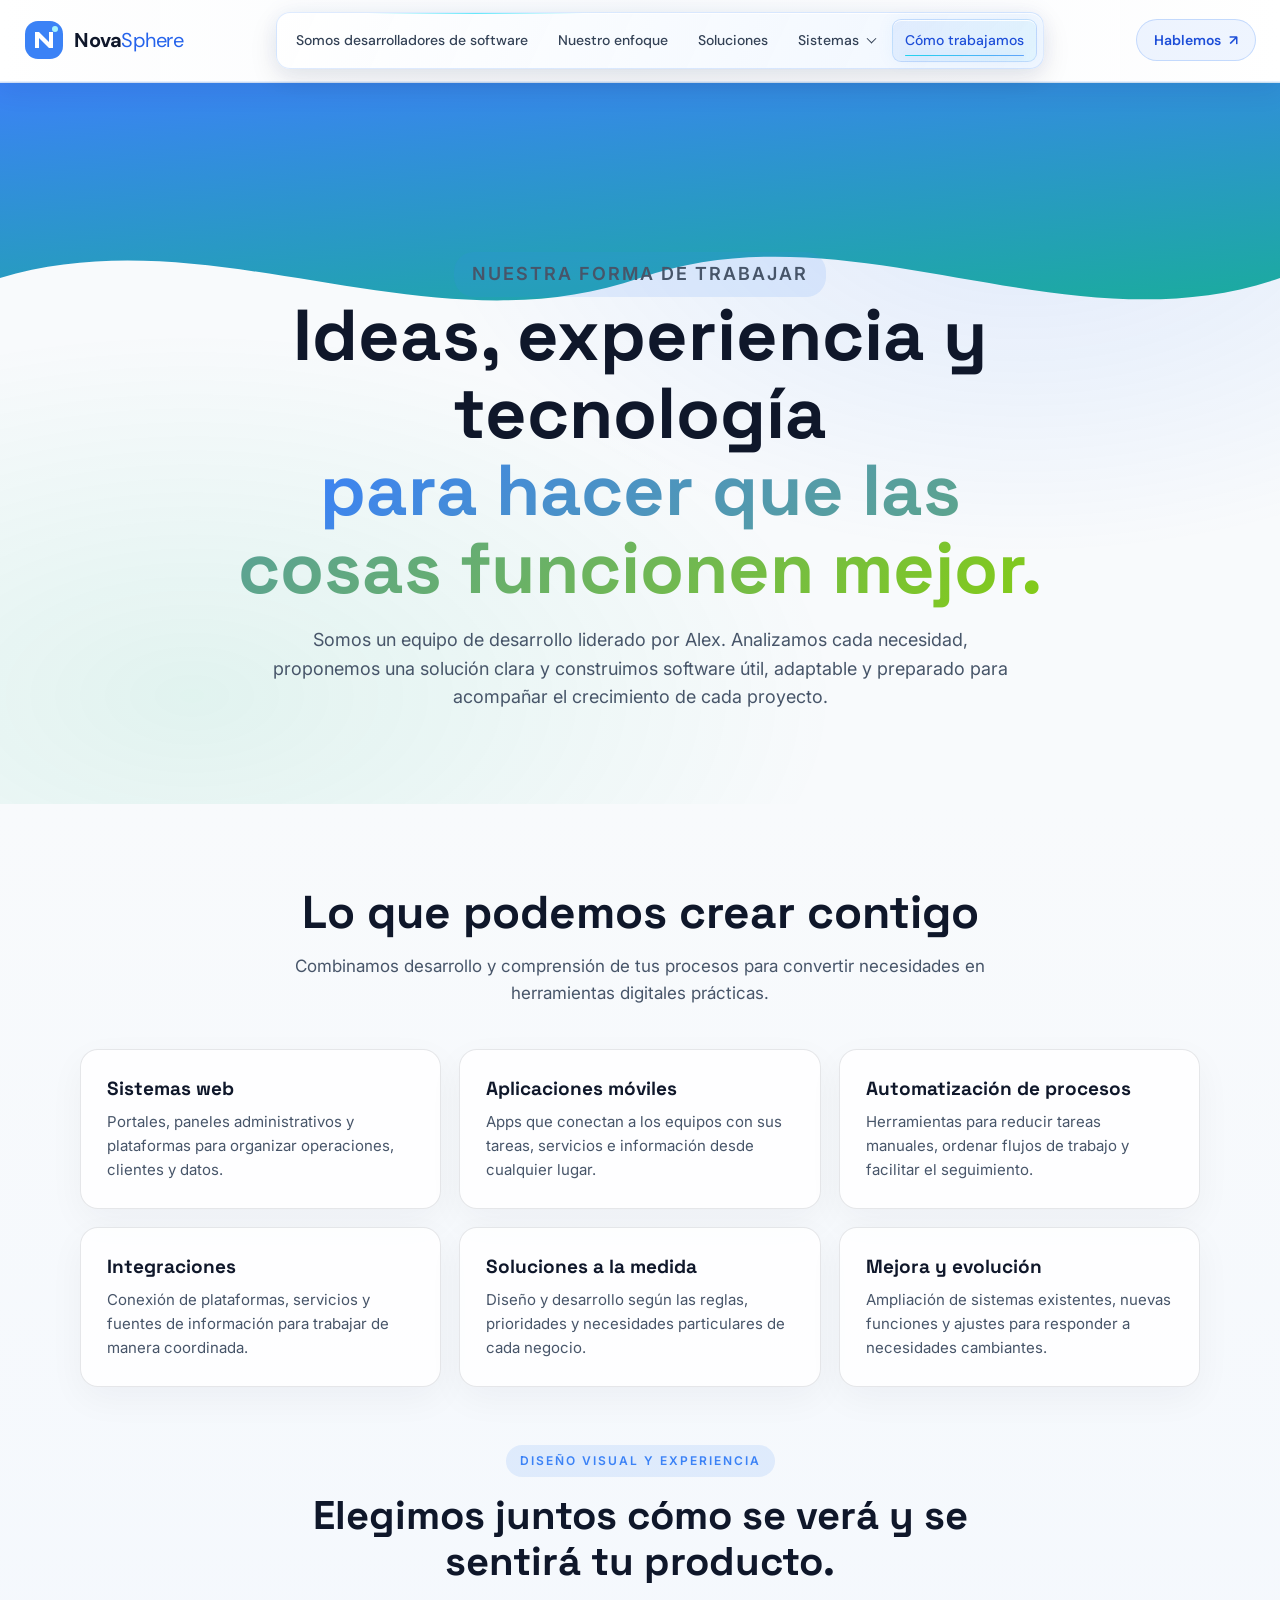
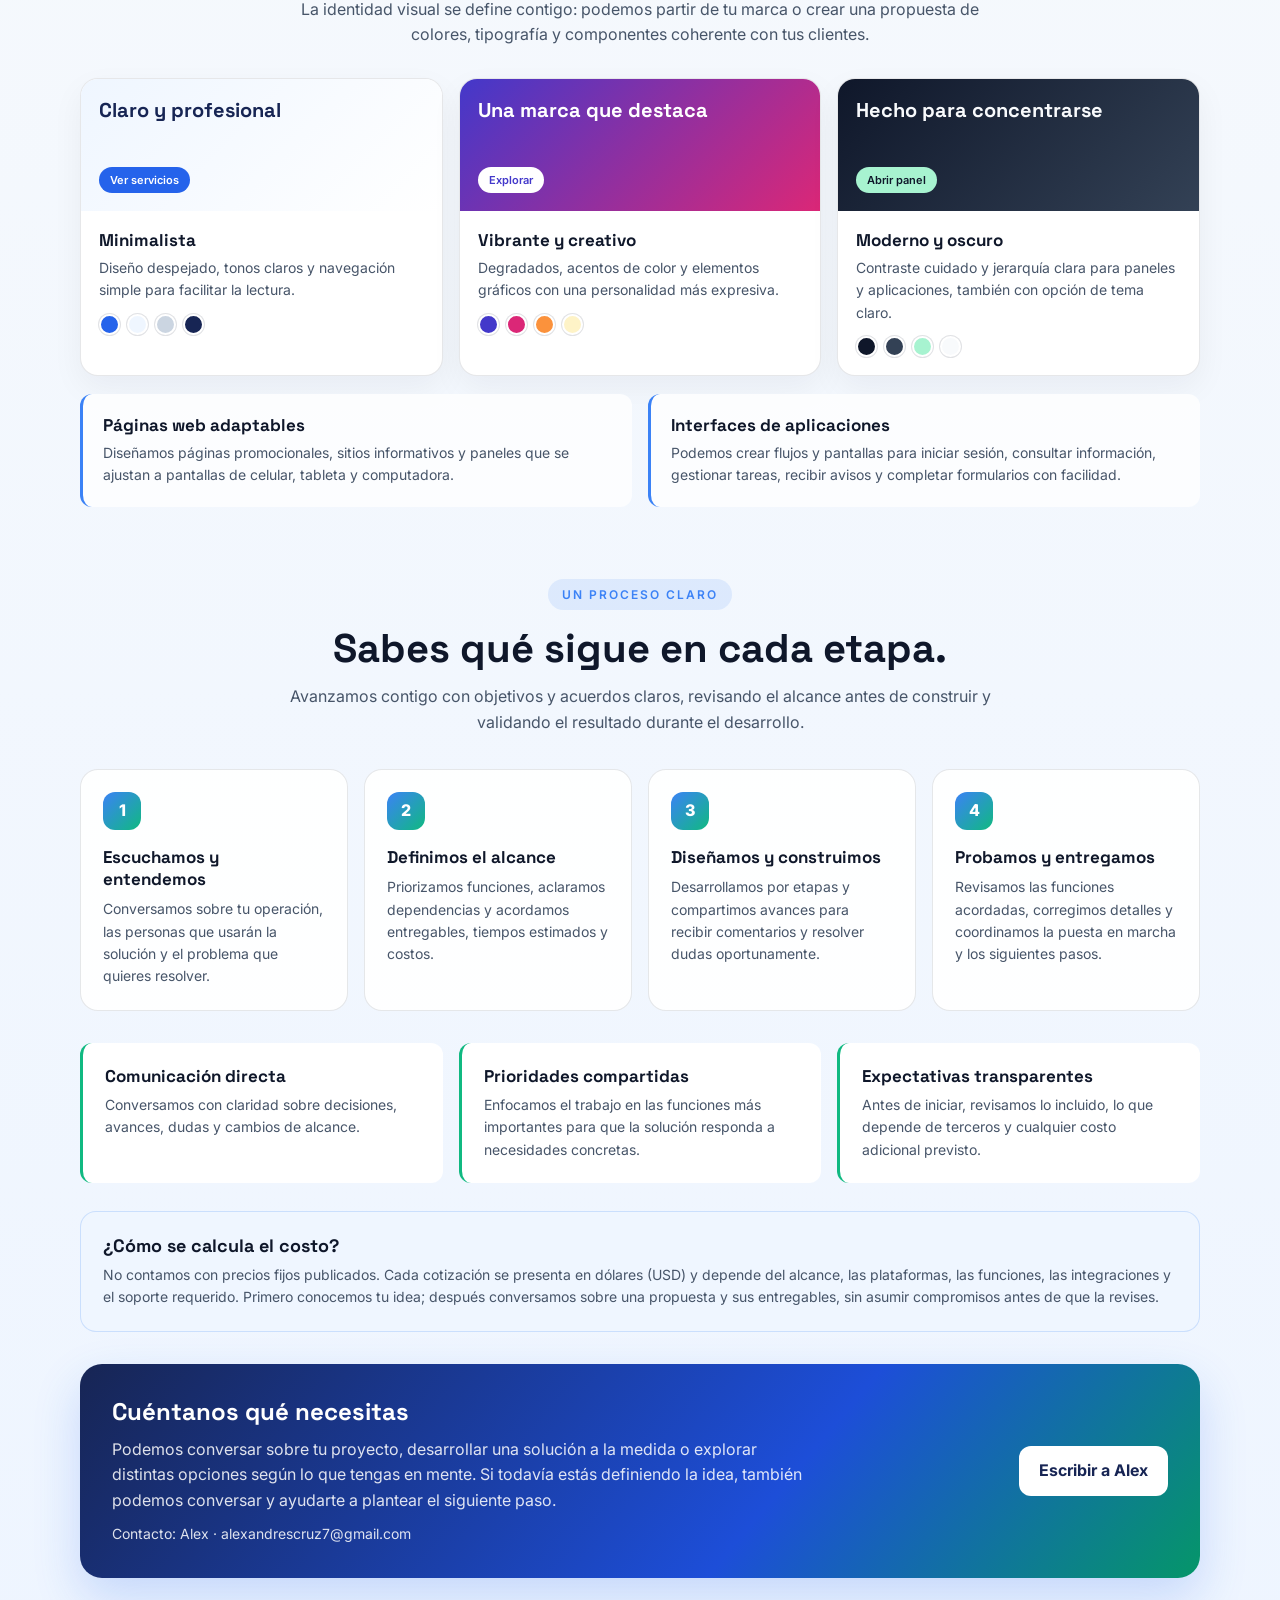
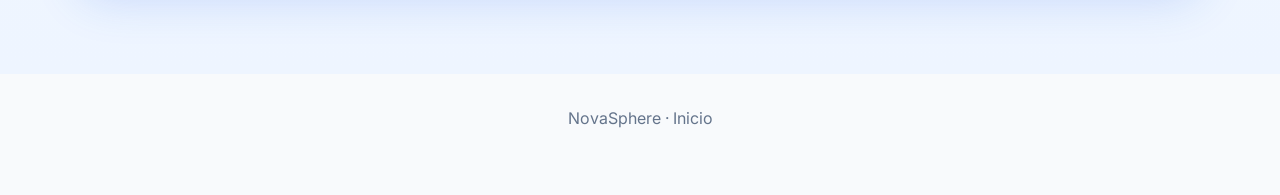
<file: site/nuestra-forma-de-trabajar.html>
<!DOCTYPE html>
<html lang="es">
<head>
  <meta charset="UTF-8" />
  <meta name="viewport" content="width=device-width, initial-scale=1.0" />
  <meta name="description" content="Conoce cómo trabaja NovaSphere y las soluciones de software que desarrollamos para cada proyecto." />
  <meta name="theme-color" content="#f8fafc" />
  <title>Nuestra forma de trabajar — NovaSphere</title>
  <link rel="preconnect" href="https://fonts.googleapis.com" />
  <link rel="preconnect" href="https://fonts.gstatic.com" crossorigin />
  <link href="https://fonts.googleapis.com/css2?family=DM+Sans:wght@400;500;600;700&display=swap" rel="stylesheet" />
  <link href="https://fonts.googleapis.com/css2?family=Inter:wght@400;500;600;700;800;900&family=Space+Grotesk:wght@400;500;600;700&display=swap" rel="stylesheet" />
  <link rel="icon" type="image/svg+xml" href="assets/novasphere-logo.svg" />
  <link rel="stylesheet" href="styles.css?v=nav-refresh-20261113" />
  <link rel="stylesheet" href="promo-motion.css?v=nav-refresh-20261113" />
  <style>
    .work-page .work-hero {
      position: relative;
      isolation: isolate;
      overflow: hidden;
      padding: 170px 24px 92px;
      text-align: center;
      background:
        radial-gradient(ellipse at 80% 15%, rgba(59,130,246,.13), transparent 42%),
        radial-gradient(ellipse at 15% 85%, rgba(16,185,129,.1), transparent 42%),
        var(--bg);
    }
    .work-page .work-hero-content {
      position: relative;
      z-index: 2;
      max-width: 850px;
      margin: 0 auto;
    }
    .work-page .work-hero h1 {
      margin: 0 0 18px;
      font: 700 clamp(40px, 6vw, 72px)/1.08 'Space Grotesk', sans-serif;
    }
    .work-page .work-hero p {
      max-width: 740px;
      margin: 0 auto;
      color: var(--text-secondary);
      font-size: 18px;
    }
    .work-wave {
      position: absolute;
      z-index: 1;
      top: 0;
      left: 0;
      width: 200%;
      height: min(38vh, 320px);
      pointer-events: none;
      animation: work-wave-drift 18s ease-in-out infinite alternate;
    }
    .work-wave path { fill: url(#work-wave-gradient); }
    .work-wave-back {
      top: 16px;
      opacity: .42;
      animation-duration: 25s;
      animation-direction: alternate-reverse;
    }
    .work-wave-back path { fill: #60a5fa; opacity: .23; }
    @keyframes work-wave-drift {
      from { transform: translateX(-2%); }
      to { transform: translateX(-50%); }
    }
    .work-content {
      padding: 82px 24px 96px;
      background: linear-gradient(180deg, #f8fafc, #eef5ff);
    }
    .work-container { max-width: 1120px; margin: 0 auto; }
    .work-intro { max-width: 760px; margin: 0 auto 42px; text-align: center; }
    .work-intro h2 {
      margin: 0 0 14px;
      font: 700 clamp(30px, 4vw, 46px)/1.15 'Space Grotesk', sans-serif;
    }
    .work-intro p { color: var(--text-secondary); font-size: 17px; }
    .work-grid {
      display: grid;
      grid-template-columns: repeat(3, minmax(0, 1fr));
      gap: 18px;
    }
    .work-card {
      padding: 26px;
      border: 1px solid rgba(15,23,42,.1);
      border-radius: 18px;
      background: rgba(255,255,255,.82);
      box-shadow: 0 12px 36px rgba(15,23,42,.045);
    }
    .work-card h3 { margin-bottom: 9px; font: 700 19px 'Space Grotesk', sans-serif; }
    .work-card p { color: var(--text-secondary); font-size: 15px; }
    .work-design { margin-top: 58px; }
    .work-design-heading { max-width: 720px; margin: 0 auto 30px; text-align: center; }
    .work-design-heading h2 {
      margin-bottom: 12px;
      font: 700 clamp(28px, 4vw, 40px)/1.15 'Space Grotesk', sans-serif;
    }
    .work-design-heading p { color: var(--text-secondary); }
    .design-showcase {
      display: grid;
      grid-template-columns: repeat(3, minmax(0, 1fr));
      gap: 16px;
    }
    .design-sample {
      overflow: hidden;
      border: 1px solid rgba(15,23,42,.1);
      border-radius: 18px;
      background: #fff;
      box-shadow: 0 12px 32px rgba(15,23,42,.05);
    }
    .design-sample-preview {
      min-height: 132px;
      padding: 18px;
      display: flex;
      flex-direction: column;
      justify-content: space-between;
    }
    .design-sample-preview.clean { color: #172554; background: linear-gradient(135deg, #eff6ff, #fff); }
    .design-sample-preview.bold { color: #fff; background: linear-gradient(135deg, #4338ca, #db2777); }
    .design-sample-preview.dark { color: #f8fafc; background: linear-gradient(135deg, #0f172a, #334155); }
    .design-sample-preview strong { font: 700 20px 'Space Grotesk', sans-serif; }
    .design-sample-preview button {
      align-self: flex-start;
      padding: 6px 11px;
      border: 0;
      border-radius: 999px;
      color: #fff;
      background: #2563eb;
      font: 600 11px var(--font-sans);
    }
    .design-sample-preview.bold button { color: #4338ca; background: #fff; }
    .design-sample-preview.dark button { color: #0f172a; background: #a7f3d0; }
    .design-sample-copy { padding: 18px; }
    .design-sample-copy h3 { margin-bottom: 6px; font: 700 17px 'Space Grotesk', sans-serif; }
    .design-sample-copy p { color: var(--text-secondary); font-size: 14px; }
    .design-palette { display: flex; gap: 7px; margin-top: 12px; }
    .design-palette span { width: 21px; height: 21px; border: 2px solid #fff; border-radius: 50%; box-shadow: 0 0 0 1px rgba(15,23,42,.12); }
    .design-details {
      display: grid;
      grid-template-columns: repeat(2, minmax(0, 1fr));
      gap: 16px;
      margin-top: 18px;
    }
    .design-detail {
      padding: 20px;
      border-left: 3px solid #3b82f6;
      border-radius: 12px;
      background: rgba(255,255,255,.8);
    }
    .design-detail h3 { margin-bottom: 6px; font: 700 17px 'Space Grotesk', sans-serif; }
    .design-detail p { color: var(--text-secondary); font-size: 14px; }
    .process-section { margin-top: 72px; }
    .process-heading { max-width: 720px; margin: 0 auto 34px; text-align: center; }
    .process-heading h2 {
      margin-bottom: 12px;
      font: 700 clamp(28px, 4vw, 40px)/1.15 'Space Grotesk', sans-serif;
    }
    .process-heading p { color: var(--text-secondary); }
    .process-grid {
      display: grid;
      grid-template-columns: repeat(4, minmax(0, 1fr));
      gap: 16px;
    }
    .process-card {
      padding: 22px;
      border: 1px solid rgba(15,23,42,.1);
      border-radius: 18px;
      background: rgba(255,255,255,.9);
    }
    .process-number {
      display: grid;
      width: 38px;
      height: 38px;
      margin-bottom: 16px;
      place-items: center;
      border-radius: 12px;
      color: #fff;
      background: linear-gradient(135deg, #3b82f6, #10b981);
      font-weight: 800;
    }
    .process-card h3 { margin-bottom: 8px; font: 700 17px 'Space Grotesk', sans-serif; }
    .process-card p { color: var(--text-secondary); font-size: 14px; }
    .work-principles {
      display: grid;
      grid-template-columns: repeat(3, minmax(0, 1fr));
      gap: 16px;
      margin-top: 32px;
    }
    .work-principle {
      padding: 22px;
      border-left: 3px solid #10b981;
      border-radius: 12px;
      background: #fff;
    }
    .work-principle h3 { margin-bottom: 7px; font: 700 17px 'Space Grotesk', sans-serif; }
    .work-principle p { color: var(--text-secondary); font-size: 14px; }
    .project-cost-note {
      margin-top: 28px;
      padding: 22px;
      border: 1px solid rgba(59,130,246,.2);
      border-radius: 16px;
      background: #eff6ff;
    }
    .project-cost-note h3 { margin-bottom: 7px; font: 700 18px 'Space Grotesk', sans-serif; }
    .project-cost-note p { color: var(--text-secondary); font-size: 14px; }
    .purchase-contact {
      display: grid;
      grid-template-columns: minmax(0, 1fr) auto;
      align-items: center;
      gap: 28px;
      margin-top: 32px;
      padding: 32px;
      border-radius: 22px;
      color: #fff;
      background: linear-gradient(130deg, #172554, #1d4ed8 62%, #059669);
      box-shadow: 0 20px 48px rgba(37,99,235,.2);
    }
    .purchase-contact h2 { margin-bottom: 10px; font: 700 24px 'Space Grotesk', sans-serif; }
    .purchase-contact p { max-width: 700px; color: rgba(255,255,255,.86); }
    .purchase-contact .contact-note { margin-top: 10px; font-size: 14px; }
    .purchase-contact .btn-contact {
      display: inline-flex;
      align-items: center;
      justify-content: center;
      min-height: 48px;
      padding: 12px 20px;
      border-radius: 12px;
      color: #172554;
      background: #fff;
      font-weight: 700;
      white-space: nowrap;
      transition: transform .2s ease, box-shadow .2s ease;
    }
    .purchase-contact .btn-contact:hover {
      transform: translateY(-2px);
      box-shadow: 0 8px 22px rgba(15,23,42,.2);
    }
    .work-footer { padding: 32px 24px 64px; text-align: center; color: var(--text-muted); }
    @media (max-width: 700px) {
      .work-grid { grid-template-columns: 1fr; }
      .design-showcase, .design-details { grid-template-columns: 1fr; }
      .process-grid, .work-principles { grid-template-columns: 1fr; }
      .work-content { padding: 64px 20px; }
      .purchase-contact { grid-template-columns: 1fr; padding: 26px 22px; text-align: center; }
      .purchase-contact .btn-contact { white-space: normal; }
    }
    @media (min-width: 701px) and (max-width: 950px) {
      .process-grid { grid-template-columns: repeat(2, minmax(0, 1fr)); }
      .work-principles { grid-template-columns: 1fr; }
      .design-showcase { grid-template-columns: repeat(2, minmax(0, 1fr)); }
    }
    @media (prefers-reduced-motion: reduce) {
      .work-wave { animation: none; }
    }
  </style>
</head>
<body class="work-page">
  <header class="navbar">
    <div class="nav-container">
      <a href="index.html" class="logo" aria-label="NovaSphere, inicio">
        <span class="logo-mark" aria-hidden="true">
          <svg viewBox="0 0 40 40">
          <rect x="1" y="1" width="38" height="38" rx="13" fill="currentColor"/>
          <path d="M11 28V12h4l10 10V12h4v16h-4L15 18v10z" fill="#fff"/>
          <circle cx="31" cy="9" r="3" fill="#a5f3fc"/>
          </svg>
        </span>
        <span>Nova<span class="brand-light">Sphere</span></span>
      </a>
      <button class="hamburger" id="hamburger" type="button" aria-label="Abrir menú" aria-expanded="false" aria-controls="main-nav"><span></span><span></span></button>
      <nav class="nav-links" id="main-nav" aria-label="Navegación principal">
        <a href="index.html#inicio">Somos desarrolladores de software</a>
        <a href="index.html#nosotros">Nuestro enfoque</a>
        <a href="index.html#servicios">Soluciones</a>
        <details class="nav-dropdown">
          <summary aria-haspopup="true">Sistemas</summary>
          <div class="nav-dropdown-menu">
            <a href="index.html#sistema-entrega">Sistema de entrega</a>
            <a href="sistema-ventas.html">Sistema de ventas</a>
          </div>
        </details>
        <a href="index.html#como-trabajamos" aria-current="page">Cómo trabajamos</a>
      </nav>
      <a class="nav-cta" href="https://mail.google.com/mail/?view=cm&amp;fs=1&amp;to=alexandrescruz7%40gmail.com&amp;su=Hablemos%20de%20mi%20proyecto" target="_blank" rel="noopener noreferrer">Hablemos <span aria-hidden="true">↗</span></a>
    </div>
  </header>
  <main>
    <section class="work-hero">
      <svg class="work-wave work-wave-back" viewBox="0 0 2880 320" preserveAspectRatio="none" aria-hidden="true">
        <path d="M0 170 C240 90 480 234 720 170 C960 106 1200 234 1440 170 C1680 90 1920 234 2160 170 C2400 106 2640 234 2880 170 V0 H0Z" />
      </svg>
      <svg class="work-wave" viewBox="0 0 2880 320" preserveAspectRatio="none" aria-hidden="true">
        <defs>
          <linearGradient id="work-wave-gradient" x1="0" x2="1" y1="0" y2="1">
            <stop offset="0%" stop-color="#3b82f6" />
            <stop offset="100%" stop-color="#10b981" />
          </linearGradient>
        </defs>
        <path d="M0 196 C240 132 480 270 720 196 C960 122 1200 270 1440 196 C1680 132 1920 270 2160 196 C2400 122 2640 270 2880 196 V0 H0Z" />
      </svg>
      <div class="work-hero-content">
        <p class="hero-eyebrow">Nuestra forma de trabajar</p>
        <h1>Ideas, experiencia y tecnología<br /><span class="gradient-text">para hacer que las cosas funcionen mejor.</span></h1>
        <p>
          Somos un equipo de desarrollo liderado por Alex. Analizamos cada necesidad,
          proponemos una solución clara y construimos software útil, adaptable y preparado
          para acompañar el crecimiento de cada proyecto.
        </p>
      </div>
    </section>
    <section class="work-content">
      <div class="work-container">
        <div class="work-intro">
          <h2>Lo que podemos crear contigo</h2>
          <p>Combinamos desarrollo y comprensión de tus procesos para convertir necesidades en herramientas digitales prácticas.</p>
        </div>
        <div class="work-grid">
          <article class="work-card">
            <h3>Sistemas web</h3>
            <p>Portales, paneles administrativos y plataformas para organizar operaciones, clientes y datos.</p>
          </article>
          <article class="work-card">
            <h3>Aplicaciones móviles</h3>
            <p>Apps que conectan a los equipos con sus tareas, servicios e información desde cualquier lugar.</p>
          </article>
          <article class="work-card">
            <h3>Automatización de procesos</h3>
            <p>Herramientas para reducir tareas manuales, ordenar flujos de trabajo y facilitar el seguimiento.</p>
          </article>
          <article class="work-card">
            <h3>Integraciones</h3>
            <p>Conexión de plataformas, servicios y fuentes de información para trabajar de manera coordinada.</p>
          </article>
          <article class="work-card">
            <h3>Soluciones a la medida</h3>
            <p>Diseño y desarrollo según las reglas, prioridades y necesidades particulares de cada negocio.</p>
          </article>
          <article class="work-card">
            <h3>Mejora y evolución</h3>
            <p>Ampliación de sistemas existentes, nuevas funciones y ajustes para responder a necesidades cambiantes.</p>
          </article>
        </div>
        <section class="work-design" aria-labelledby="work-design-title">
          <div class="work-design-heading">
            <span class="section-tag">Diseño visual y experiencia</span>
            <h2 id="work-design-title">Elegimos juntos cómo se verá y se sentirá tu producto.</h2>
            <p>La identidad visual se define contigo: podemos partir de tu marca o crear una propuesta de colores, tipografía y componentes coherente con tus clientes.</p>
          </div>
          <div class="design-showcase">
            <article class="design-sample">
              <div class="design-sample-preview clean">
                <strong>Claro y profesional</strong>
                <button type="button">Ver servicios</button>
              </div>
              <div class="design-sample-copy">
                <h3>Minimalista</h3>
                <p>Diseño despejado, tonos claros y navegación simple para facilitar la lectura.</p>
                <div class="design-palette" aria-label="Paleta de ejemplo azul y neutros">
                  <span style="background:#2563eb"></span><span style="background:#eff6ff"></span><span style="background:#cbd5e1"></span><span style="background:#172554"></span>
                </div>
              </div>
            </article>
            <article class="design-sample">
              <div class="design-sample-preview bold">
                <strong>Una marca que destaca</strong>
                <button type="button">Explorar</button>
              </div>
              <div class="design-sample-copy">
                <h3>Vibrante y creativo</h3>
                <p>Degradados, acentos de color y elementos gráficos con una personalidad más expresiva.</p>
                <div class="design-palette" aria-label="Paleta de ejemplo morado y rosa">
                  <span style="background:#4338ca"></span><span style="background:#db2777"></span><span style="background:#fb923c"></span><span style="background:#fef3c7"></span>
                </div>
              </div>
            </article>
            <article class="design-sample">
              <div class="design-sample-preview dark">
                <strong>Hecho para concentrarse</strong>
                <button type="button">Abrir panel</button>
              </div>
              <div class="design-sample-copy">
                <h3>Moderno y oscuro</h3>
                <p>Contraste cuidado y jerarquía clara para paneles y aplicaciones, también con opción de tema claro.</p>
                <div class="design-palette" aria-label="Paleta de ejemplo oscura y verde">
                  <span style="background:#0f172a"></span><span style="background:#334155"></span><span style="background:#a7f3d0"></span><span style="background:#f8fafc"></span>
                </div>
              </div>
            </article>
          </div>
          <div class="design-details">
            <article class="design-detail">
              <h3>Páginas web adaptables</h3>
              <p>Diseñamos páginas promocionales, sitios informativos y paneles que se ajustan a pantallas de celular, tableta y computadora.</p>
            </article>
            <article class="design-detail">
              <h3>Interfaces de aplicaciones</h3>
              <p>Podemos crear flujos y pantallas para iniciar sesión, consultar información, gestionar tareas, recibir avisos y completar formularios con facilidad.</p>
            </article>
          </div>
        </section>
        <section class="process-section" aria-labelledby="process-title">
          <div class="process-heading">
            <span class="section-tag">Un proceso claro</span>
            <h2 id="process-title">Sabes qué sigue en cada etapa.</h2>
            <p>Avanzamos contigo con objetivos y acuerdos claros, revisando el alcance antes de construir y validando el resultado durante el desarrollo.</p>
          </div>
          <div class="process-grid">
            <article class="process-card">
              <span class="process-number">1</span>
              <h3>Escuchamos y entendemos</h3>
              <p>Conversamos sobre tu operación, las personas que usarán la solución y el problema que quieres resolver.</p>
            </article>
            <article class="process-card">
              <span class="process-number">2</span>
              <h3>Definimos el alcance</h3>
              <p>Priorizamos funciones, aclaramos dependencias y acordamos entregables, tiempos estimados y costos.</p>
            </article>
            <article class="process-card">
              <span class="process-number">3</span>
              <h3>Diseñamos y construimos</h3>
              <p>Desarrollamos por etapas y compartimos avances para recibir comentarios y resolver dudas oportunamente.</p>
            </article>
            <article class="process-card">
              <span class="process-number">4</span>
              <h3>Probamos y entregamos</h3>
              <p>Revisamos las funciones acordadas, corregimos detalles y coordinamos la puesta en marcha y los siguientes pasos.</p>
            </article>
          </div>
          <div class="work-principles">
            <article class="work-principle">
              <h3>Comunicación directa</h3>
              <p>Conversamos con claridad sobre decisiones, avances, dudas y cambios de alcance.</p>
            </article>
            <article class="work-principle">
              <h3>Prioridades compartidas</h3>
              <p>Enfocamos el trabajo en las funciones más importantes para que la solución responda a necesidades concretas.</p>
            </article>
            <article class="work-principle">
              <h3>Expectativas transparentes</h3>
              <p>Antes de iniciar, revisamos lo incluido, lo que depende de terceros y cualquier costo adicional previsto.</p>
            </article>
          </div>
          <aside class="project-cost-note">
            <h3>¿Cómo se calcula el costo?</h3>
            <p>No contamos con precios fijos publicados. Cada cotización se presenta en dólares (USD) y depende del alcance, las plataformas, las funciones, las integraciones y el soporte requerido. Primero conocemos tu idea; después conversamos sobre una propuesta y sus entregables, sin asumir compromisos antes de que la revises.</p>
          </aside>
        </section>
        <aside class="purchase-contact" aria-labelledby="purchase-title">
          <div>
            <h2 id="purchase-title">Cuéntanos qué necesitas</h2>
            <p>
              Podemos conversar sobre tu proyecto, desarrollar una solución a la medida
              o explorar distintas opciones según lo que tengas en mente. Si todavía estás
              definiendo la idea, también podemos conversar y ayudarte a plantear el siguiente paso.
            </p>
            <p class="contact-note">Contacto: Alex · <a href="mailto:alexandrescruz7@gmail.com">alexandrescruz7@gmail.com</a></p>
          </div>
          <a class="btn-contact" href="https://mail.google.com/mail/?view=cm&amp;fs=1&amp;to=alexandrescruz7%40gmail.com&amp;su=Hablemos%20de%20tu%20proyecto&amp;body=Hola%2C%20quisiera%20conversar%20sobre%20mi%20proyecto.%0A%0AMi%20idea%20o%20necesidad%3A%20" target="_blank" rel="noopener noreferrer">Escribir a Alex</a>
        </aside>
      </div>
    </section>
  </main>
  <footer class="work-footer">
    <a href="index.html">NovaSphere · Inicio</a>
  </footer>
  <script>
    const menuButton = document.getElementById('hamburger');
    const menu = document.querySelector('.nav-links');
    menuButton.addEventListener('click', () => {
      const expanded = menuButton.getAttribute('aria-expanded') === 'true';
      menuButton.setAttribute('aria-expanded', String(!expanded));
      menu.classList.toggle('open', !expanded);
    });
    menu.querySelectorAll('a').forEach((link) => {
      link.addEventListener('click', () => {
        menu.classList.remove('open');
        menuButton.setAttribute('aria-expanded', 'false');
      });
    });
  </script>
  <script src="promo-motion.js"></script>
</body>
</html>
</file>
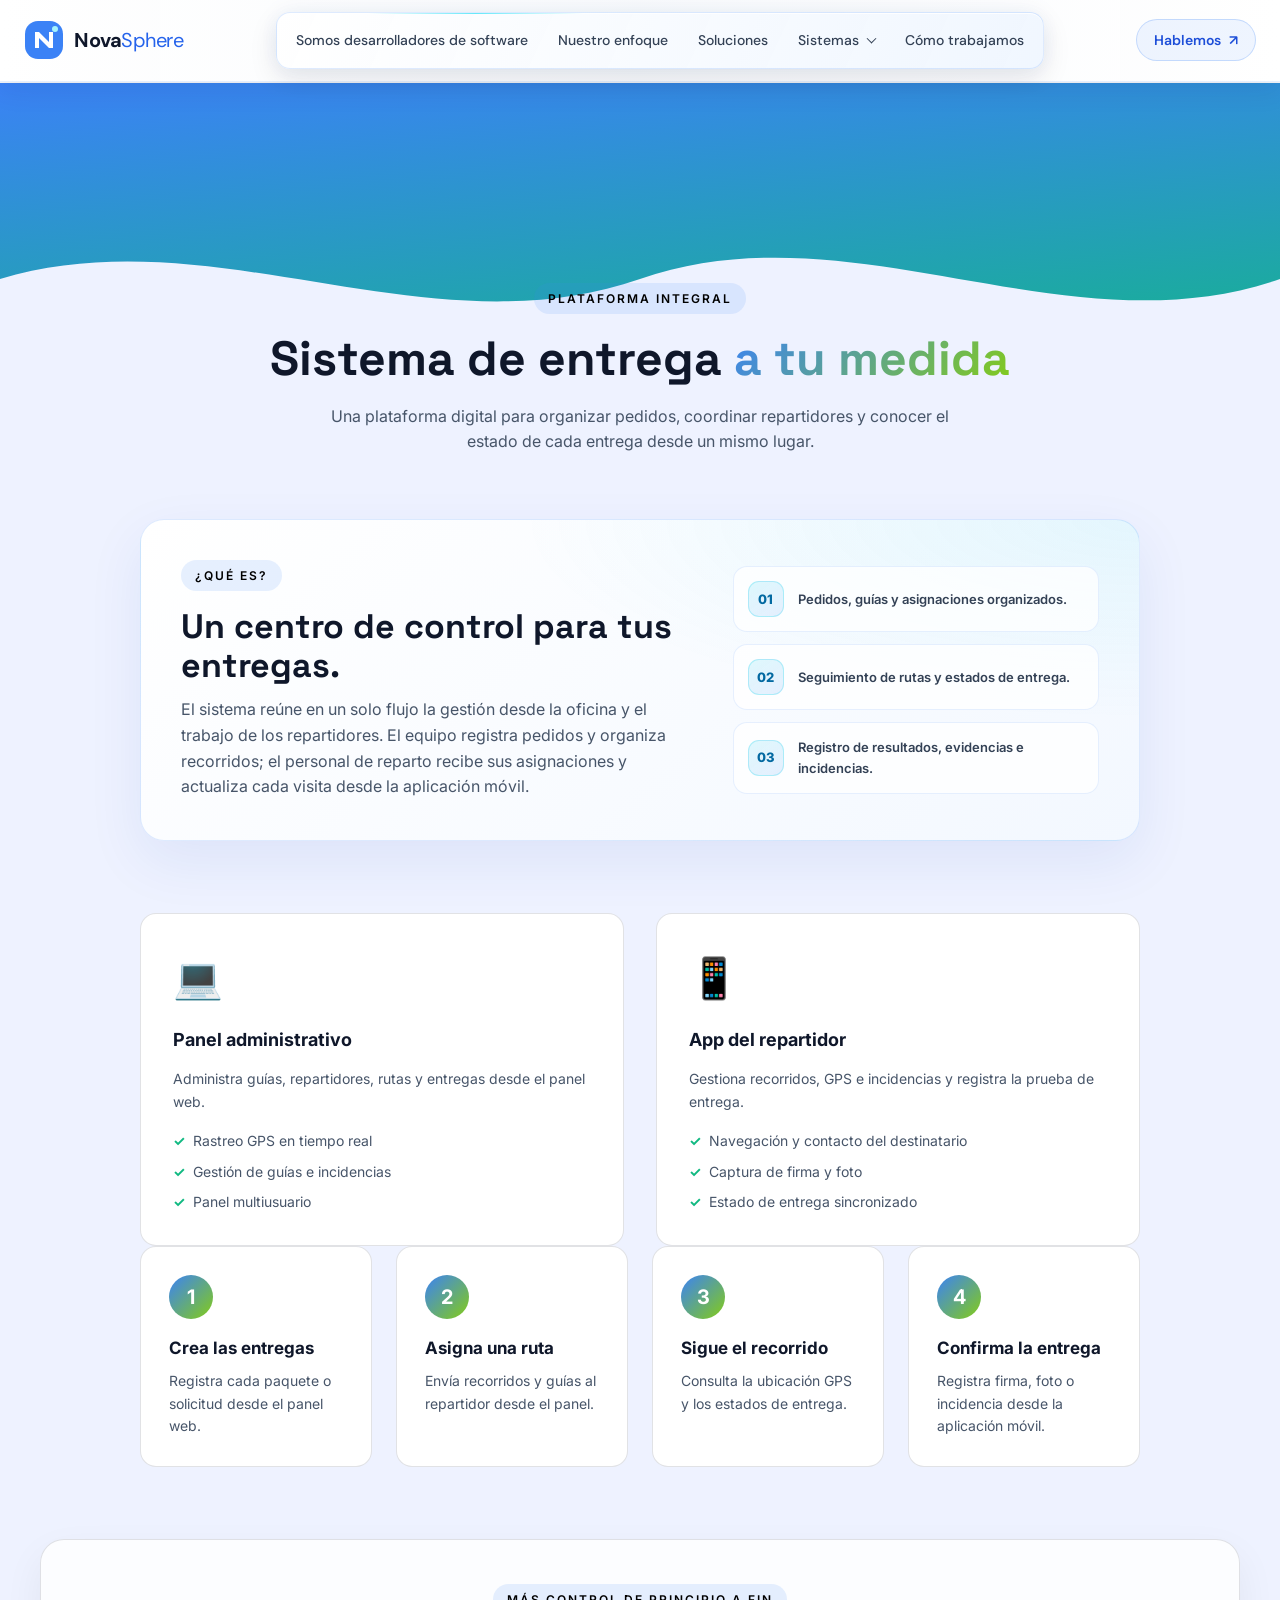
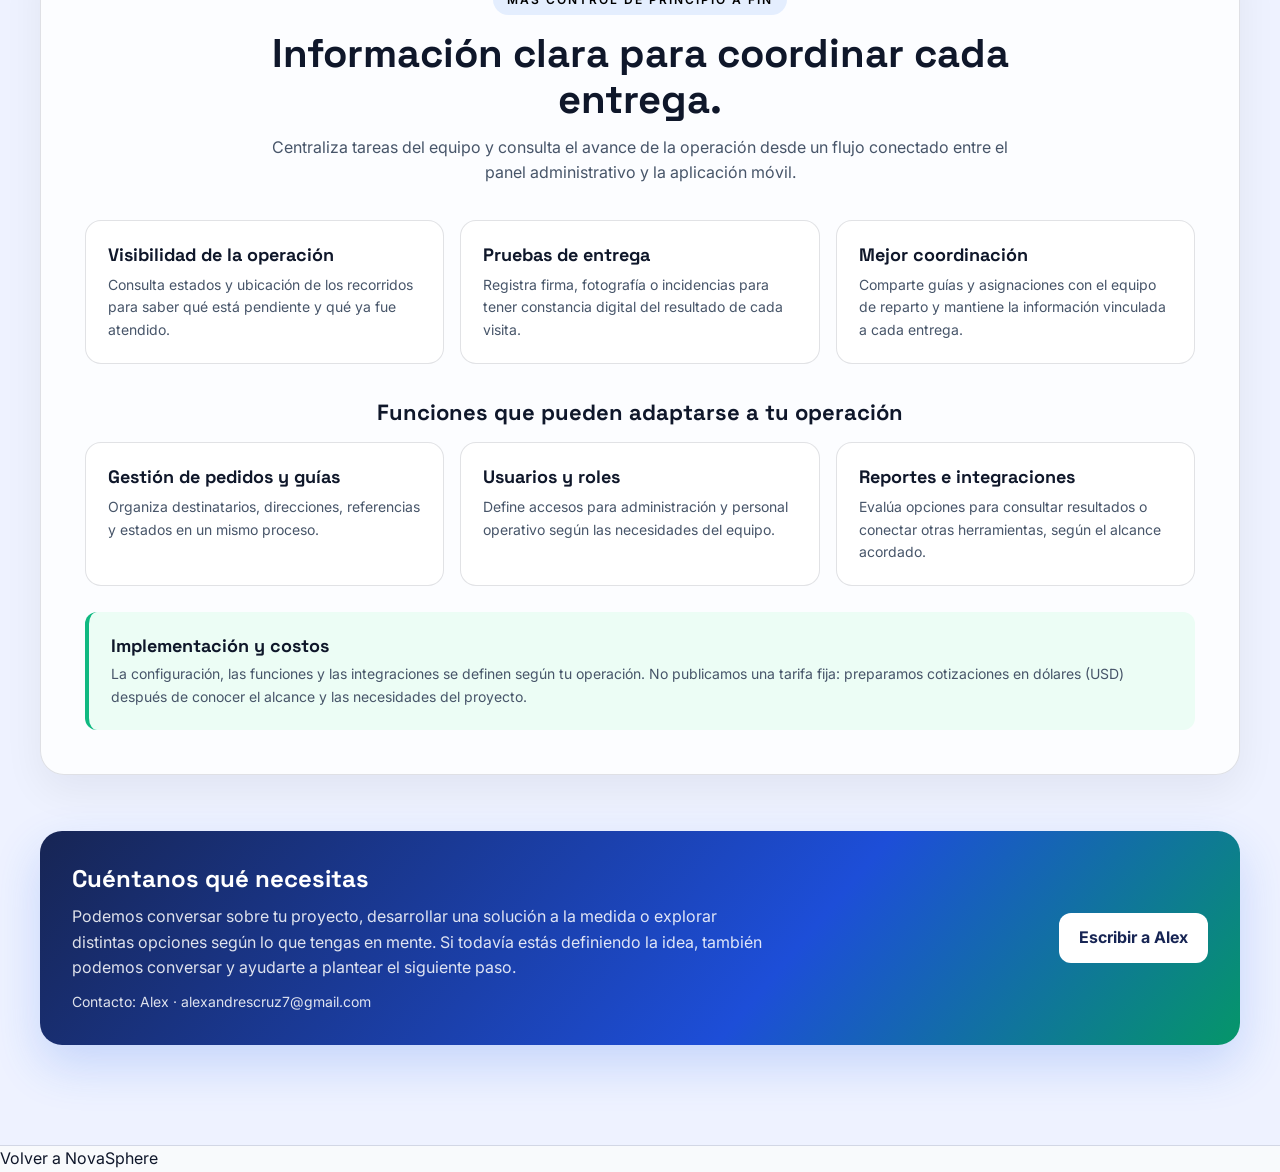
<file: site/sistema-entrega.html>
<!DOCTYPE html>
<html lang="es">
<head>
  <meta charset="UTF-8" />
  <meta name="viewport" content="width=device-width, initial-scale=1.0" />
  <meta name="description" content="Conoce el sistema de entrega NovaSphere: panel administrativo, aplicación móvil, GPS y prueba de entrega digital." />
  <meta name="theme-color" content="#f8fafc" />
  <title>Sistema de entrega — NovaSphere</title>
  <link rel="preconnect" href="https://fonts.googleapis.com" />
  <link rel="preconnect" href="https://fonts.gstatic.com" crossorigin />
  <link href="https://fonts.googleapis.com/css2?family=DM+Sans:wght@400;500;600;700&display=swap" rel="stylesheet" />
  <link href="https://fonts.googleapis.com/css2?family=Inter:wght@400;500;600;700;800;900&family=Space+Grotesk:wght@400;500;600;700&display=swap" rel="stylesheet" />
  <link rel="icon" type="image/svg+xml" href="assets/novasphere-logo.svg" />
  <link rel="stylesheet" href="styles.css?v=nav-refresh-20261113" />
  <link rel="stylesheet" href="promo-motion.css?v=nav-refresh-20261113" />
  <style>
    .system-page .section-tag {
      color: #000;
    }
    .system-contact {
      display: grid;
      grid-template-columns: minmax(0, 1fr) auto;
      align-items: center;
      gap: 28px;
      margin-top: 56px;
      padding: 32px;
      border-radius: 22px;
      color: #fff;
      background: linear-gradient(130deg, #172554, #1d4ed8 62%, #059669);
      box-shadow: 0 20px 48px rgba(37, 99, 235, .2);
    }
    .system-contact h2 {
      margin-bottom: 10px;
      font: 700 24px 'Space Grotesk', sans-serif;
    }
    .system-contact p { max-width: 700px; color: rgba(255, 255, 255, .86); }
    .system-contact .contact-note { margin-top: 10px; font-size: 14px; }
    .system-contact .btn-contact {
      display: inline-flex;
      align-items: center;
      justify-content: center;
      min-height: 48px;
      padding: 12px 20px;
      border-radius: 12px;
      color: #172554;
      background: #fff;
      font-weight: 700;
      white-space: nowrap;
      transition: transform .2s ease, box-shadow .2s ease;
    }
    .system-contact .btn-contact:hover {
      transform: translateY(-2px);
      box-shadow: 0 8px 22px rgba(15, 23, 42, .2);
    }
    .system-details {
      margin-top: 72px;
      padding: clamp(26px, 4vw, 44px);
      border: 1px solid var(--border);
      border-radius: 24px;
      background: rgba(255, 255, 255, .82);
      box-shadow: 0 16px 40px rgba(15, 23, 42, .06);
    }
    .system-overview {
      display: grid;
      grid-template-columns: minmax(0, 1.15fr) minmax(260px, .85fr);
      align-items: center;
      gap: clamp(24px, 5vw, 56px);
      max-width: 1000px;
      margin: 0 auto 72px;
      padding: clamp(24px, 4vw, 40px);
      border: 1px solid rgba(59, 130, 246, .16);
      border-radius: 24px;
      background:
        radial-gradient(ellipse at 100% 0, rgba(34, 211, 238, .09), transparent 44%),
        linear-gradient(140deg, #fff, #f3f8ff);
      box-shadow: 0 20px 56px rgba(30, 64, 175, .08);
    }
    .system-overview h2 {
      margin-bottom: 12px;
      font: 700 clamp(25px, 3vw, 34px)/1.15 'Space Grotesk', sans-serif;
    }
    .system-overview p { color: var(--text-secondary); }
    .system-overview-points { display: grid; gap: 12px; }
    .system-overview-point {
      display: grid;
      grid-template-columns: 38px 1fr;
      align-items: center;
      gap: 12px;
      padding: 14px;
      border: 1px solid rgba(59, 130, 246, .12);
      border-radius: 14px;
      background: rgba(255, 255, 255, .76);
    }
    .system-overview-point span {
      display: grid;
      width: 36px;
      height: 36px;
      place-items: center;
      border: 1px solid rgba(34, 211, 238, .28);
      border-radius: 11px;
      color: #0369a1;
      background: linear-gradient(145deg, rgba(34, 211, 238, .14), rgba(59, 130, 246, .12));
      font-size: 13px;
      font-weight: 800;
    }
    .system-overview-point p { color: #334155; font-size: 13px; font-weight: 600; }
    .system-details-heading { max-width: 760px; margin: 0 auto 34px; text-align: center; }
    .system-details-heading h2 {
      margin-bottom: 12px;
      font: 700 clamp(28px, 4vw, 40px)/1.15 'Space Grotesk', sans-serif;
    }
    .system-details-heading p { color: var(--text-secondary); }
    .system-benefits, .system-capabilities {
      display: grid;
      grid-template-columns: repeat(3, minmax(0, 1fr));
      gap: 16px;
    }
    .system-benefit, .system-capability {
      padding: 22px;
      border: 1px solid var(--border);
      border-radius: 16px;
      background: #fff;
    }
    .system-benefit h3, .system-capability h3 {
      margin-bottom: 8px;
      font: 700 18px 'Space Grotesk', sans-serif;
    }
    .system-benefit p, .system-capability p { color: var(--text-secondary); font-size: 14px; }
    .system-details-subheading {
      margin: 34px 0 16px;
      font: 700 22px 'Space Grotesk', sans-serif;
      text-align: center;
    }
    .system-investment {
      margin-top: 26px;
      padding: 22px;
      border-left: 4px solid #10b981;
      border-radius: 12px;
      background: #ecfdf5;
    }
    .system-investment h3 { margin-bottom: 6px; font: 700 18px 'Space Grotesk', sans-serif; }
    .system-investment p { color: var(--text-secondary); font-size: 14px; }
    .system-page #sistema-entrega {
      isolation: isolate;
      overflow: hidden;
      overflow-anchor: none;
      padding-top: 200px;
    }
    .system-page,
    .system-page main {
      overflow-anchor: none;
    }
    .system-page #sistema-entrega > .container {
      position: relative;
      z-index: 2;
    }
    .system-wave {
      position: absolute;
      z-index: 1;
      top: 0;
      left: 0;
      width: 200%;
      height: min(38vh, 320px);
      pointer-events: none;
      animation: system-wave-drift 18s ease-in-out infinite alternate;
    }
    .system-wave path { fill: url(#system-wave-gradient); }
    .system-wave-back {
      top: 16px;
      opacity: .42;
      animation-duration: 25s;
      animation-direction: alternate-reverse;
    }
    .system-wave-back path { fill: #60a5fa; opacity: .23; }
    @keyframes system-wave-drift {
      from { transform: translateX(-2%); }
      to { transform: translateX(-50%); }
    }
    @media (max-width: 700px) {
      .system-page #sistema-entrega { padding-top: 155px; }
      .system-overview {
        grid-template-columns: 1fr;
        margin-bottom: 48px;
      }
      .system-benefits, .system-capabilities { grid-template-columns: 1fr; }
      .system-details { margin-top: 48px; }
      .system-contact {
        grid-template-columns: 1fr;
        padding: 26px 22px;
        text-align: center;
      }
      .system-contact .btn-contact { white-space: normal; }
    }
    @media (prefers-reduced-motion: reduce) {
      .system-wave { animation: none; }
    }
  </style>
</head>
<body class="system-page">
  <header class="navbar">
    <div class="nav-container">
      <a href="index.html" class="logo" aria-label="NovaSphere, inicio">
        <span class="logo-mark" aria-hidden="true">
          <svg viewBox="0 0 40 40">
          <rect x="1" y="1" width="38" height="38" rx="13" fill="currentColor"/>
          <path d="M11 28V12h4l10 10V12h4v16h-4L15 18v10z" fill="#fff"/>
          <circle cx="31" cy="9" r="3" fill="#a5f3fc"/>
          </svg>
        </span>
        <span>Nova<span class="brand-light">Sphere</span></span>
      </a>
      <button class="hamburger" id="hamburger" type="button" aria-label="Abrir menú" aria-expanded="false" aria-controls="main-nav"><span></span><span></span></button>
      <nav class="nav-links" id="main-nav" aria-label="Navegación principal">
        <a href="index.html#inicio">Somos desarrolladores de software</a>
        <a href="index.html#nosotros">Nuestro enfoque</a>
        <a href="index.html#servicios">Soluciones</a>
        <details class="nav-dropdown">
          <summary aria-haspopup="true">Sistemas</summary>
          <div class="nav-dropdown-menu">
            <a href="index.html#sistema-entrega" aria-current="page">Sistema de entrega</a>
            <a href="sistema-ventas.html">Sistema de ventas</a>
          </div>
        </details>
        <a href="index.html#como-trabajamos">Cómo trabajamos</a>
      </nav>
      <a class="nav-cta" href="https://mail.google.com/mail/?view=cm&amp;fs=1&amp;to=alexandrescruz7%40gmail.com&amp;su=Hablemos%20de%20mi%20proyecto" target="_blank" rel="noopener noreferrer">Hablemos <span aria-hidden="true">↗</span></a>
    </div>
  </header>

  <main>
    <section class="section tech-section" id="sistema-entrega">
      <svg class="system-wave system-wave-back" viewBox="0 0 2880 320" preserveAspectRatio="none" aria-hidden="true">
        <path d="M0 170 C240 90 480 234 720 170 C960 106 1200 234 1440 170 C1680 90 1920 234 2160 170 C2400 106 2640 234 2880 170 V0 H0Z" />
      </svg>
      <svg class="system-wave" viewBox="0 0 2880 320" preserveAspectRatio="none" aria-hidden="true">
        <defs>
          <linearGradient id="system-wave-gradient" x1="0" x2="1" y1="0" y2="1">
            <stop offset="0%" stop-color="#3b82f6" />
            <stop offset="100%" stop-color="#10b981" />
          </linearGradient>
        </defs>
        <path d="M0 196 C240 132 480 270 720 196 C960 122 1200 270 1440 196 C1680 132 1920 270 2160 196 C2400 122 2640 270 2880 196 V0 H0Z" />
      </svg>
      <div class="container">
        <div class="section-header">
          <span class="section-tag">Plataforma integral</span>
          <h1 class="section-title">Sistema de entrega <span class="gradient-text">a tu medida</span></h1>
          <p class="section-text">
            Una plataforma digital para organizar pedidos, coordinar repartidores y conocer el estado de cada entrega desde un mismo lugar.
          </p>
        </div>
        <section class="system-overview" aria-labelledby="system-overview-title">
          <div>
            <span class="section-tag">¿Qué es?</span>
            <h2 id="system-overview-title">Un centro de control para tus entregas.</h2>
            <p>El sistema reúne en un solo flujo la gestión desde la oficina y el trabajo de los repartidores. El equipo registra pedidos y organiza recorridos; el personal de reparto recibe sus asignaciones y actualiza cada visita desde la aplicación móvil.</p>
          </div>
          <div class="system-overview-points" aria-label="Componentes principales">
            <div class="system-overview-point"><span>01</span><p>Pedidos, guías y asignaciones organizados.</p></div>
            <div class="system-overview-point"><span>02</span><p>Seguimiento de rutas y estados de entrega.</p></div>
            <div class="system-overview-point"><span>03</span><p>Registro de resultados, evidencias e incidencias.</p></div>
          </div>
        </section>

        <div class="tech-grid">
          <article class="tech-card laptop-card">
            <div class="tech-card-icon">💻</div>
            <h2 class="tech-card-title">Panel administrativo</h2>
            <p class="tech-card-text">
              Administra guías, repartidores, rutas y entregas desde el panel web.
            </p>
            <ul class="tech-card-list">
              <li>Rastreo GPS en tiempo real</li>
              <li>Gestión de guías e incidencias</li>
              <li>Panel multiusuario</li>
            </ul>
          </article>
          <article class="tech-card phone-card">
            <div class="tech-card-icon">📱</div>
            <h2 class="tech-card-title">App del repartidor</h2>
            <p class="tech-card-text">
              Gestiona recorridos, GPS e incidencias y registra la prueba de entrega.
            </p>
            <ul class="tech-card-list">
              <li>Navegación y contacto del destinatario</li>
              <li>Captura de firma y foto</li>
              <li>Estado de entrega sincronizado</li>
            </ul>
          </article>
        </div>

        <div class="steps-grid">
          <article class="step">
            <div class="step-number">1</div>
            <h2 class="step-title">Crea las entregas</h2>
            <p>Registra cada paquete o solicitud desde el panel web.</p>
          </article>
          <article class="step">
            <div class="step-number">2</div>
            <h2 class="step-title">Asigna una ruta</h2>
            <p>Envía recorridos y guías al repartidor desde el panel.</p>
          </article>
          <article class="step">
            <div class="step-number">3</div>
            <h2 class="step-title">Sigue el recorrido</h2>
            <p>Consulta la ubicación GPS y los estados de entrega.</p>
          </article>
          <article class="step">
            <div class="step-number">4</div>
            <h2 class="step-title">Confirma la entrega</h2>
            <p>Registra firma, foto o incidencia desde la aplicación móvil.</p>
          </article>
        </div>
        <section class="system-details" aria-labelledby="system-benefits-title">
          <div class="system-details-heading">
            <span class="section-tag">Más control de principio a fin</span>
            <h2 id="system-benefits-title">Información clara para coordinar cada entrega.</h2>
            <p>Centraliza tareas del equipo y consulta el avance de la operación desde un flujo conectado entre el panel administrativo y la aplicación móvil.</p>
          </div>
          <div class="system-benefits">
            <article class="system-benefit">
              <h3>Visibilidad de la operación</h3>
              <p>Consulta estados y ubicación de los recorridos para saber qué está pendiente y qué ya fue atendido.</p>
            </article>
            <article class="system-benefit">
              <h3>Pruebas de entrega</h3>
              <p>Registra firma, fotografía o incidencias para tener constancia digital del resultado de cada visita.</p>
            </article>
            <article class="system-benefit">
              <h3>Mejor coordinación</h3>
              <p>Comparte guías y asignaciones con el equipo de reparto y mantiene la información vinculada a cada entrega.</p>
            </article>
          </div>
          <h3 class="system-details-subheading">Funciones que pueden adaptarse a tu operación</h3>
          <div class="system-capabilities">
            <article class="system-capability">
              <h3>Gestión de pedidos y guías</h3>
              <p>Organiza destinatarios, direcciones, referencias y estados en un mismo proceso.</p>
            </article>
            <article class="system-capability">
              <h3>Usuarios y roles</h3>
              <p>Define accesos para administración y personal operativo según las necesidades del equipo.</p>
            </article>
            <article class="system-capability">
              <h3>Reportes e integraciones</h3>
              <p>Evalúa opciones para consultar resultados o conectar otras herramientas, según el alcance acordado.</p>
            </article>
          </div>
          <aside class="system-investment">
            <h3>Implementación y costos</h3>
            <p>La configuración, las funciones y las integraciones se definen según tu operación. No publicamos una tarifa fija: preparamos cotizaciones en dólares (USD) después de conocer el alcance y las necesidades del proyecto.</p>
          </aside>
        </section>
        <aside class="system-contact" aria-labelledby="system-contact-title">
          <div>
            <h2 id="system-contact-title">Cuéntanos qué necesitas</h2>
            <p>
              Podemos conversar sobre tu proyecto, desarrollar una solución a la medida
              o explorar distintas opciones según lo que tengas en mente. Si todavía estás
              definiendo la idea, también podemos conversar y ayudarte a plantear el siguiente paso.
            </p>
            <p class="contact-note">Contacto: Alex · <a href="mailto:alexandrescruz7@gmail.com">alexandrescruz7@gmail.com</a></p>
          </div>
          <a class="btn-contact" href="https://mail.google.com/mail/?view=cm&amp;fs=1&amp;to=alexandrescruz7%40gmail.com" target="_blank" rel="noopener noreferrer">Escribir a Alex</a>
        </aside>
      </div>
    </section>
  </main>

  <footer class="developer-contact">
    <a href="index.html">Volver a NovaSphere</a>
  </footer>
  <script>
    const menuButton = document.getElementById('hamburger');
    const menu = document.querySelector('.nav-links');
    menuButton.addEventListener('click', () => {
      const expanded = menuButton.getAttribute('aria-expanded') === 'true';
      menuButton.setAttribute('aria-expanded', String(!expanded));
      menu.classList.toggle('open', !expanded);
    });
    menu.querySelectorAll('a').forEach((link) => {
      link.addEventListener('click', () => {
        menu.classList.remove('open');
        menuButton.setAttribute('aria-expanded', 'false');
      });
    });
  </script>
  <script src="promo-motion.js"></script>
</body>
</html>
</file>
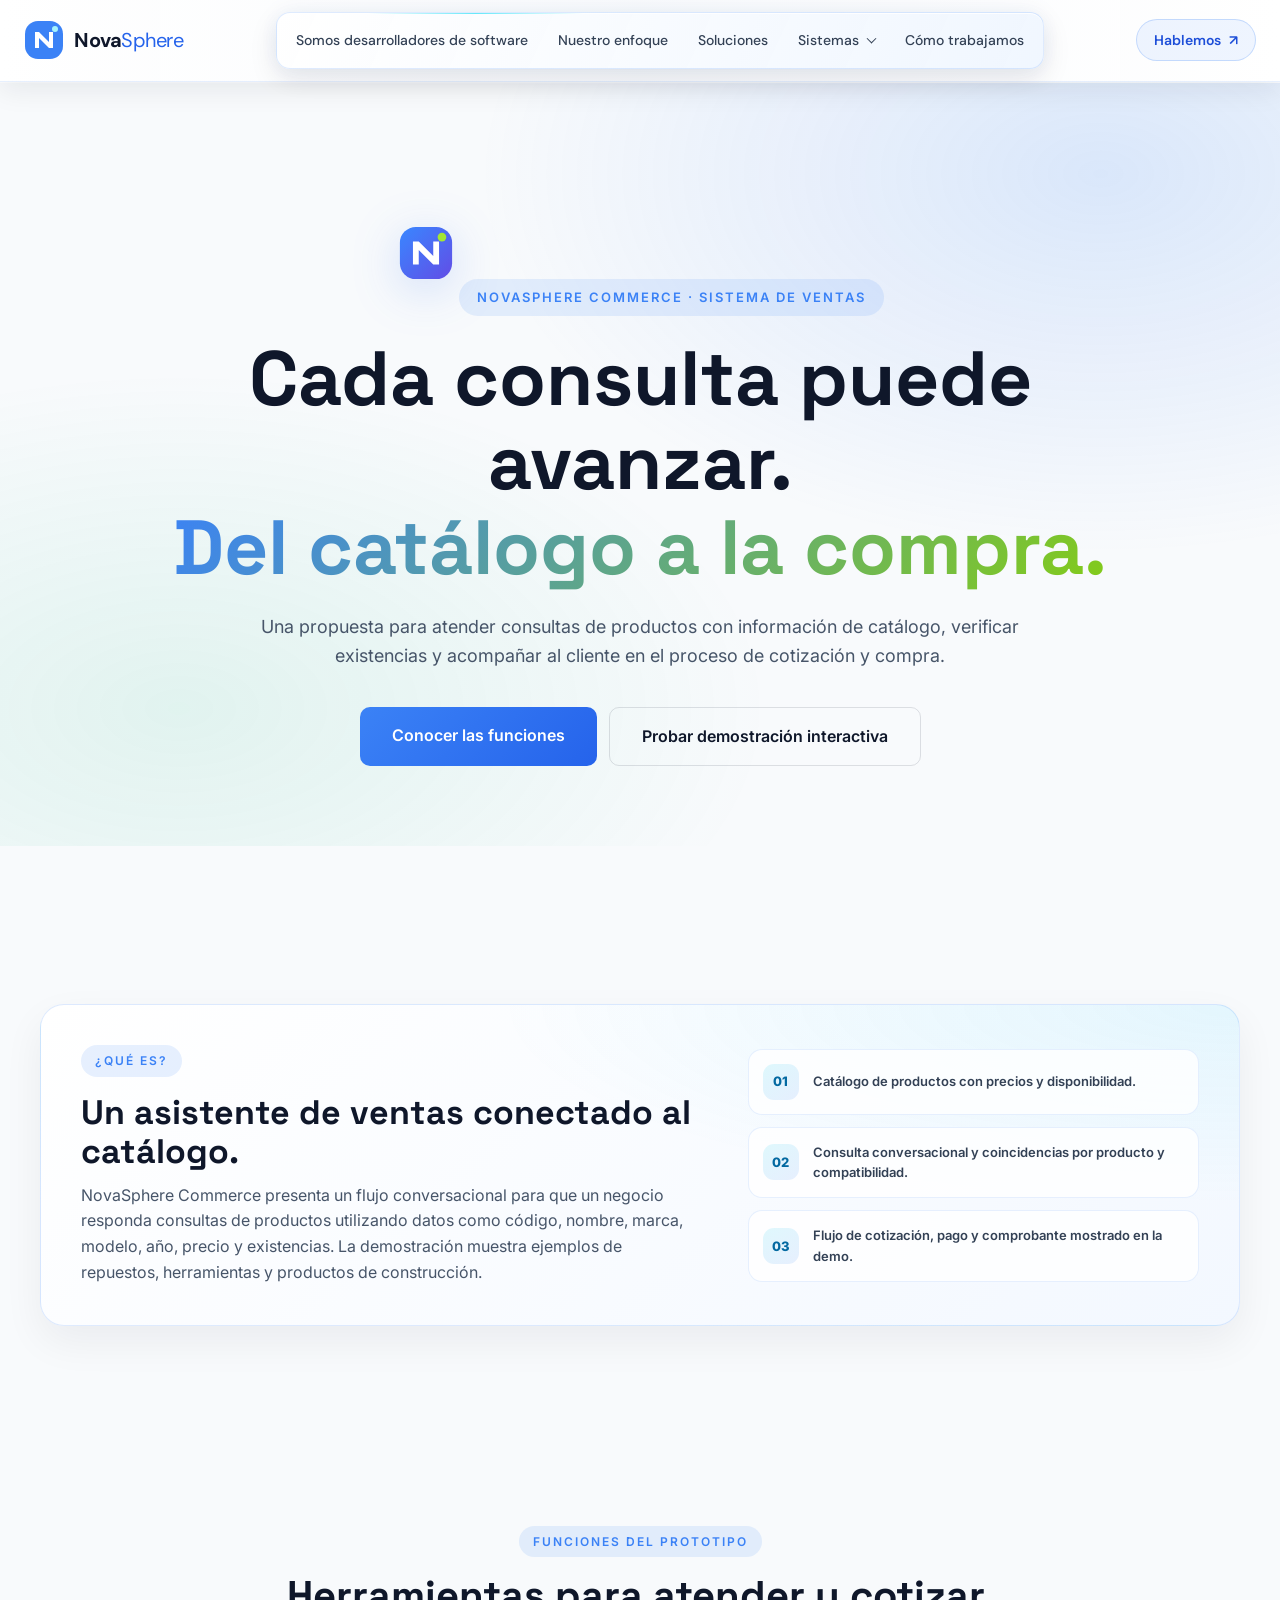
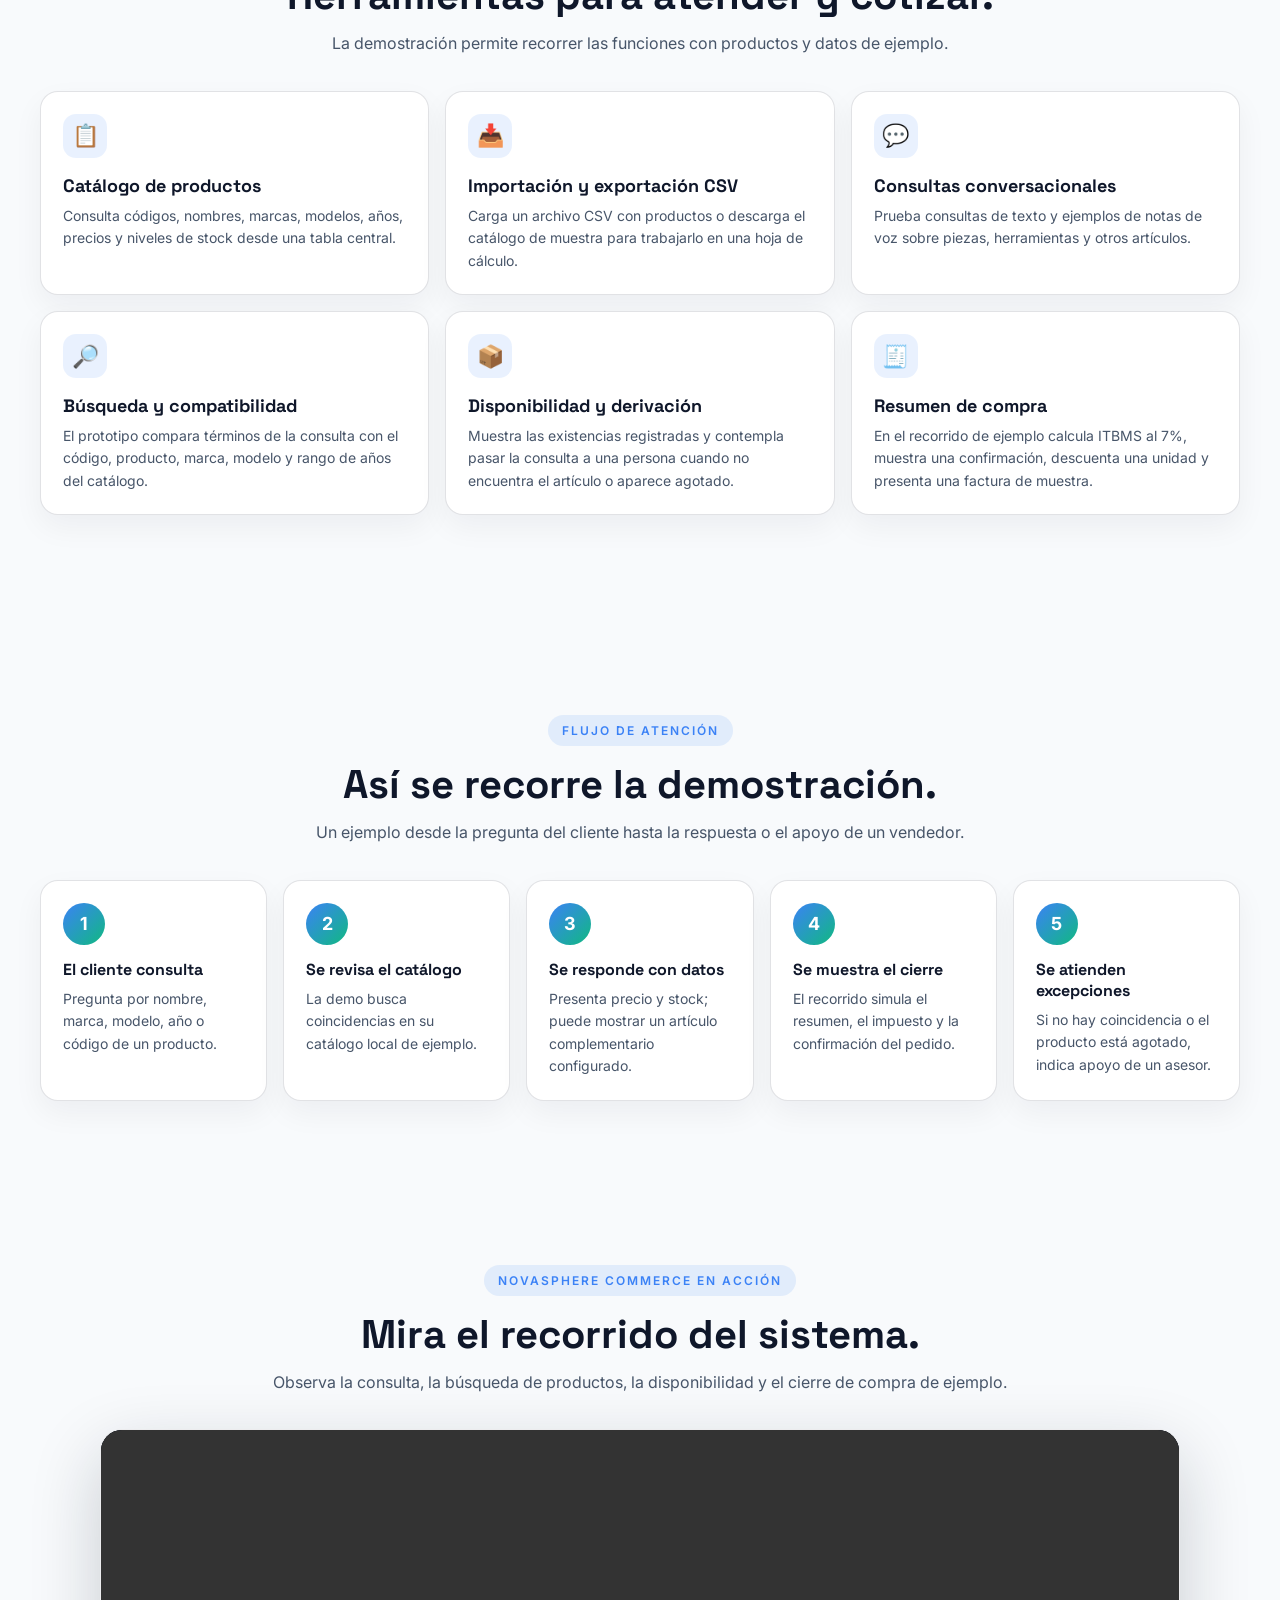
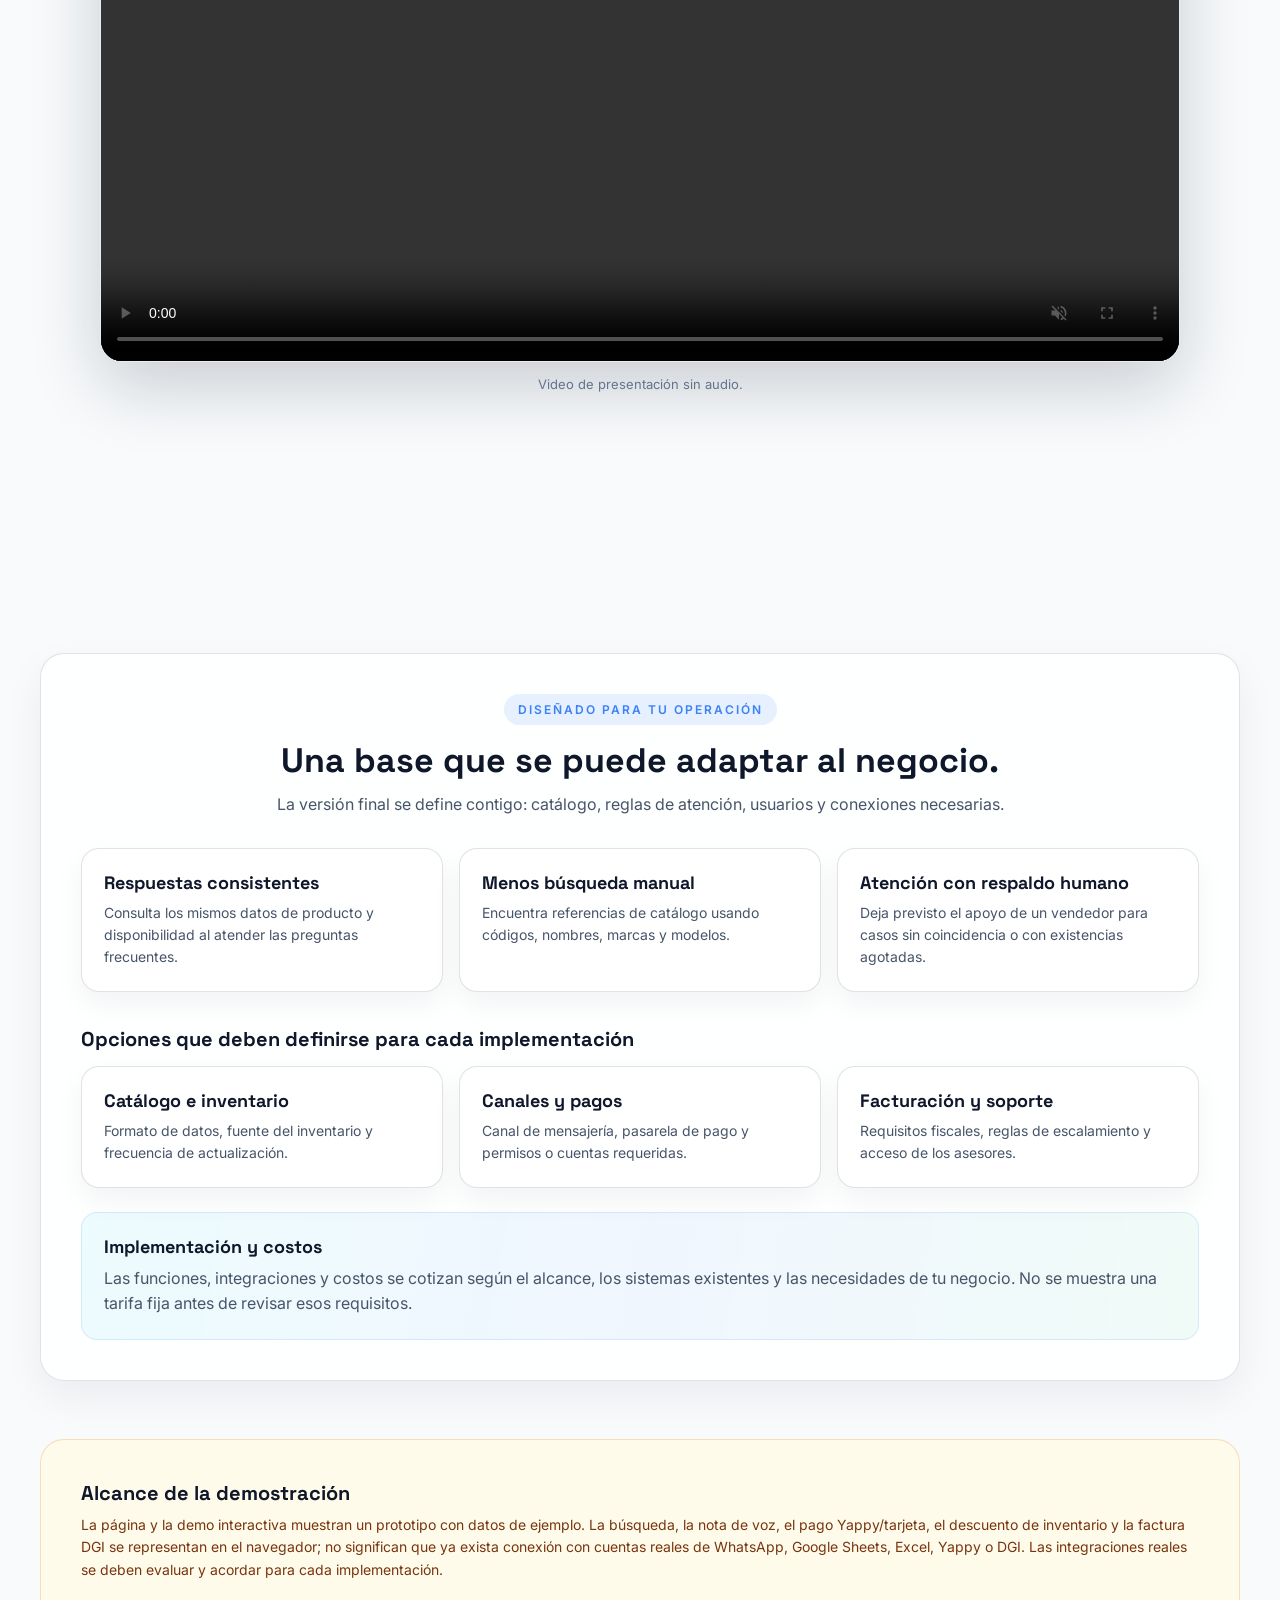
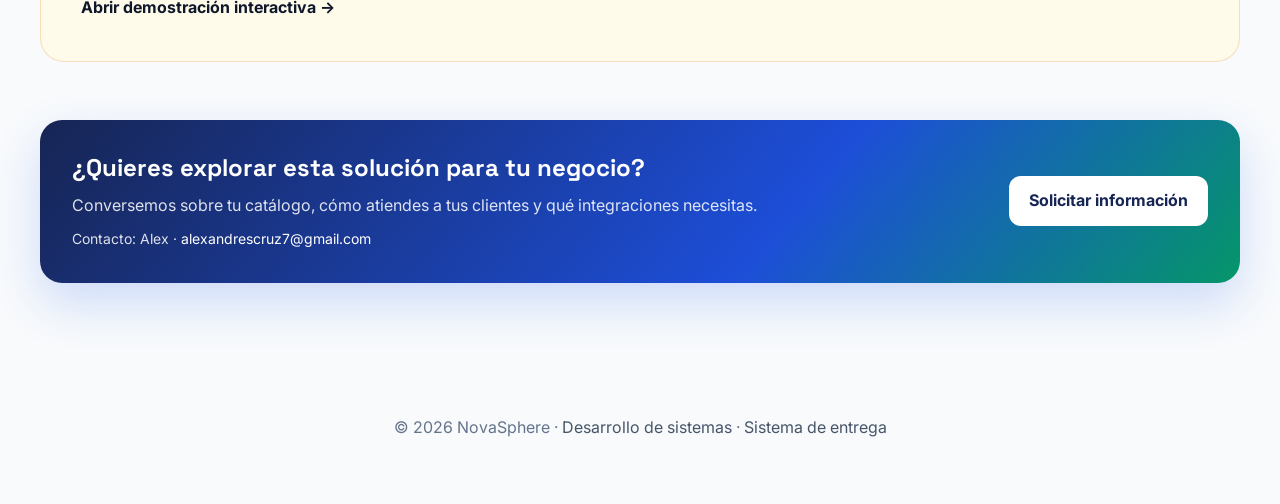
<file: site/sistema-ventas.html>
<!DOCTYPE html>
<html lang="es">
<head>
  <meta charset="UTF-8" />
  <meta name="viewport" content="width=device-width, initial-scale=1.0" />
  <meta name="description" content="Conoce NovaSphere Commerce: una demostración de cotización conversacional, catálogo de productos, consulta de existencias y flujo de compra." />
  <meta name="theme-color" content="#f8fafc" />
  <title>Sistema de ventas — NovaSphere Commerce</title>
  <link rel="preconnect" href="https://fonts.googleapis.com" />
  <link rel="preconnect" href="https://fonts.gstatic.com" crossorigin />
  <link href="https://fonts.googleapis.com/css2?family=DM+Sans:wght@400;500;600;700&display=swap" rel="stylesheet" />
  <link href="https://fonts.googleapis.com/css2?family=Inter:wght@400;500;600;700;800;900&family=Space+Grotesk:wght@400;500;600;700&display=swap" rel="stylesheet" />
  <link rel="icon" type="image/svg+xml" href="assets/novasphere-logo.svg" />
  <link rel="stylesheet" href="styles.css?v=nav-refresh-20261113" />
  <style>
    .sales-hero {
      position: relative;
      overflow: hidden;
      padding: 142px 24px 80px;
      background:
        radial-gradient(ellipse at 86% 12%, rgba(59,130,246,.16), transparent 40%),
        radial-gradient(ellipse at 14% 82%, rgba(16,185,129,.1), transparent 38%),
        var(--bg);
      text-align: center;
    }
    .sales-hero-content { position: relative; z-index: 1; width: min(100%, 980px); margin: 0 auto; }
    .sales-hero .hero-subtitle { max-width: 780px; }
    .sales-logo {
      width: 58px;
      height: 58px;
      margin: 0 auto 20px;
      filter: drop-shadow(0 10px 24px rgba(37,99,235,.2));
    }
    .sales-actions { display: flex; justify-content: center; flex-wrap: wrap; gap: 12px; margin-top: 26px; }
    .sales-actions .btn-secondary { display: inline-flex; align-items: center; justify-content: center; }
    .sales-overview, .sales-details, .sales-demo-note {
      margin-top: 58px;
      padding: clamp(24px, 4vw, 40px);
      border: 1px solid var(--border);
      border-radius: 24px;
      background: rgba(255,255,255,.84);
      box-shadow: 0 16px 40px rgba(15,23,42,.06);
    }
    .sales-overview {
      display: grid;
      grid-template-columns: minmax(0, 1.15fr) minmax(260px, .85fr);
      align-items: center;
      gap: clamp(24px, 5vw, 56px);
      border-color: rgba(59,130,246,.16);
      background:
        radial-gradient(ellipse at 100% 0, rgba(34,211,238,.09), transparent 44%),
        linear-gradient(140deg, #fff, #f3f8ff);
    }
    .sales-overview h2, .sales-details-heading h2 {
      margin-bottom: 12px;
      font: 700 clamp(25px, 3vw, 34px)/1.15 'Space Grotesk', sans-serif;
    }
    .sales-overview p, .sales-details-heading p { color: var(--text-secondary); }
    .sales-points { display: grid; gap: 12px; }
    .sales-point {
      display: grid;
      grid-template-columns: 38px 1fr;
      align-items: center;
      gap: 12px;
      padding: 14px;
      border: 1px solid rgba(59,130,246,.12);
      border-radius: 14px;
      background: rgba(255,255,255,.8);
    }
    .sales-point span {
      display: grid;
      width: 36px;
      height: 36px;
      place-items: center;
      border-radius: 11px;
      color: #0369a1;
      background: linear-gradient(145deg, rgba(34,211,238,.14), rgba(59,130,246,.12));
      font-size: 13px;
      font-weight: 800;
    }
    .sales-point p { color: #334155; font-size: 13px; font-weight: 600; }
    .sales-video-section { padding-top: 64px; }
    .sales-video-frame {
      overflow: hidden;
      width: min(100%, 1080px);
      margin: 28px auto 0;
      border: 1px solid rgba(255,255,255,.92);
      border-radius: 22px;
      background: #0b1220;
      box-shadow: 0 24px 70px rgba(15,23,42,.2);
    }
    .sales-video-frame video {
      display: block;
      width: 100%;
      aspect-ratio: 1918 / 944;
      background: #0b1220;
      object-fit: contain;
    }
    .sales-video-note, .sales-demo-note p { color: var(--text-muted); font-size: 13px; }
    .sales-video-note { margin: 12px auto 0; text-align: center; }
    .sales-section-heading { max-width: 780px; margin: 0 auto 34px; text-align: center; }
    .sales-section-heading h2 {
      margin-bottom: 12px;
      font: 700 clamp(28px, 4vw, 40px)/1.15 'Space Grotesk', sans-serif;
    }
    .sales-section-heading p { color: var(--text-secondary); }
    .sales-feature-grid, .sales-steps, .sales-benefits, .sales-capabilities {
      display: grid;
      grid-template-columns: repeat(3, minmax(0, 1fr));
      gap: 16px;
    }
    .sales-feature-card, .sales-step, .sales-benefit, .sales-capability {
      height: 100%;
      padding: 22px;
      border: 1px solid var(--border);
      border-radius: 18px;
      background: var(--bg-card);
      box-shadow: 0 12px 30px rgba(15,23,42,.05);
    }
    .sales-feature-icon {
      display: grid;
      width: 44px;
      height: 44px;
      margin-bottom: 16px;
      place-items: center;
      border-radius: 13px;
      background: rgba(59,130,246,.11);
      font-size: 22px;
    }
    .sales-feature-card h3, .sales-benefit h3, .sales-capability h3 {
      margin-bottom: 8px;
      font: 700 18px 'Space Grotesk', sans-serif;
    }
    .sales-feature-card p, .sales-benefit p, .sales-capability p, .sales-step p {
      color: var(--text-secondary);
      font-size: 14px;
    }
    .sales-steps { grid-template-columns: repeat(5, minmax(0, 1fr)); }
    .sales-step-number {
      display: grid;
      width: 42px;
      height: 42px;
      margin-bottom: 14px;
      place-items: center;
      border-radius: 50%;
      color: #fff;
      background: linear-gradient(135deg, var(--blue), var(--green));
      font-size: 18px;
      font-weight: 700;
    }
    .sales-step h3 { margin-bottom: 8px; font: 700 16px 'Space Grotesk', sans-serif; }
    .sales-details-heading { max-width: 800px; margin: 0 auto 30px; text-align: center; }
    .sales-subheading { margin: 34px 0 14px; font: 700 20px 'Space Grotesk', sans-serif; }
    .sales-investment {
      margin-top: 24px;
      padding: 22px;
      border: 1px solid rgba(59,130,246,.14);
      border-radius: 16px;
      background: linear-gradient(100deg, rgba(34,211,238,.08), rgba(59,130,246,.07), rgba(16,185,129,.06));
    }
    .sales-investment h3 { margin-bottom: 8px; font: 700 18px 'Space Grotesk', sans-serif; }
    .sales-investment p { color: var(--text-secondary); }
    .sales-demo-note {
      border-color: rgba(217,119,6,.22);
      background: #fffbeb;
      box-shadow: none;
    }
    .sales-demo-note h2 { margin-bottom: 8px; font: 700 20px 'Space Grotesk', sans-serif; }
    .sales-demo-note p { color: #78350f; font-size: 14px; }
    .sales-demo-link { display: inline-flex; margin-top: 14px; font-weight: 700; }
    .sales-contact { margin-top: 58px; }
    .sales-contact {
      display: grid;
      grid-template-columns: minmax(0, 1fr) auto;
      align-items: center;
      gap: 28px;
      padding: 32px;
      border-radius: 22px;
      color: #fff;
      background: linear-gradient(130deg, #172554, #1d4ed8 62%, #059669);
      box-shadow: 0 20px 48px rgba(37,99,235,.2);
    }
    .sales-contact h2 { margin-bottom: 10px; font: 700 24px 'Space Grotesk', sans-serif; }
    .sales-contact p { max-width: 700px; color: rgba(255,255,255,.86); }
    .sales-contact .contact-note { margin-top: 10px; font-size: 14px; }
    .sales-contact .contact-note a { color: #fff; }
    .sales-contact .btn-contact {
      display: inline-flex;
      align-items: center;
      justify-content: center;
      min-height: 48px;
      padding: 12px 20px;
      border-radius: 12px;
      color: #172554;
      background: #fff;
      font-weight: 700;
      text-align: center;
      transition: transform .2s ease, box-shadow .2s ease;
    }
    .sales-contact .btn-contact:hover { transform: translateY(-2px); box-shadow: 0 8px 22px rgba(15,23,42,.2); }
    .sales-footer { padding: 32px 24px 64px; color: var(--text-muted); text-align: center; }
    .sales-footer a { color: var(--text-secondary); }
    @media (max-width: 900px) {
      .sales-steps { grid-template-columns: repeat(3, minmax(0, 1fr)); }
    }
    @media (max-width: 700px) {
      .sales-hero { padding: 126px 20px 68px; }
      .sales-overview { grid-template-columns: 1fr; }
      .sales-video-section { padding-top: 42px; }
      .sales-video-frame { border-radius: 14px; }
      .sales-feature-grid, .sales-steps, .sales-benefits, .sales-capabilities { grid-template-columns: 1fr; }
      .sales-actions { flex-direction: column; align-items: center; }
      .sales-actions > * { width: min(100%, 320px); }
      .sales-contact { grid-template-columns: 1fr; padding: 26px; }
      .sales-contact .btn-contact { width: 100%; }
    }
  </style>
</head>
<body>
  <header class="navbar">
    <div class="nav-container">
      <a href="index.html" class="logo" aria-label="NovaSphere, inicio">
        <span class="logo-mark" aria-hidden="true">
          <svg viewBox="0 0 40 40">
            <rect x="1" y="1" width="38" height="38" rx="13" fill="currentColor"/>
            <path d="M11 28V12h4l10 10V12h4v16h-4L15 18v10z" fill="#fff"/>
            <circle cx="31" cy="9" r="3" fill="#a5f3fc"/>
          </svg>
        </span>
        <span>Nova<span class="brand-light">Sphere</span></span>
      </a>
      <button class="hamburger" id="hamburger" type="button" aria-label="Abrir menú" aria-expanded="false" aria-controls="main-nav"><span></span><span></span></button>
      <nav class="nav-links" id="main-nav" aria-label="Navegación principal">
        <a href="index.html#inicio">Somos desarrolladores de software</a>
        <a href="index.html#nosotros">Nuestro enfoque</a>
        <a href="index.html#servicios">Soluciones</a>
        <details class="nav-dropdown">
          <summary aria-haspopup="true">Sistemas</summary>
          <div class="nav-dropdown-menu">
            <a href="sistema-entrega.html">Sistema de entrega</a>
            <a href="sistema-ventas.html" aria-current="page">Sistema de ventas</a>
          </div>
        </details>
        <a href="index.html#como-trabajamos">Cómo trabajamos</a>
      </nav>
      <a class="nav-cta" href="https://mail.google.com/mail/?view=cm&amp;fs=1&amp;to=alexandrescruz7%40gmail.com&amp;su=Hablemos%20de%20mi%20proyecto" target="_blank" rel="noopener noreferrer">Hablemos <span aria-hidden="true">↗</span></a>
    </div>
  </header>

  <main>
    <section class="sales-hero">
      <div class="sales-hero-content">
        <svg class="sales-logo" viewBox="0 0 40 40" aria-hidden="true">
          <defs><linearGradient id="sales-logo-gradient" x1="0" y1="0" x2="1" y2="1"><stop stop-color="#3987ff"/><stop offset="1" stop-color="#624de6"/></linearGradient></defs>
          <rect x="2" y="2" width="36" height="36" rx="11" fill="url(#sales-logo-gradient)"/>
          <path d="M11 28V12h4l10 10V12h4v16h-4L15 18v10z" fill="#fff"/>
          <circle cx="31" cy="9" r="3" fill="#a3e635"/>
        </svg>
        <p class="hero-eyebrow">NovaSphere Commerce · Sistema de ventas</p>
        <h1 class="hero-title">Cada consulta puede avanzar.<br /><span class="gradient-text">Del catálogo a la compra.</span></h1>
        <p class="hero-subtitle">
          Una propuesta para atender consultas de productos con información de catálogo,
          verificar existencias y acompañar al cliente en el proceso de cotización y compra.
        </p>
        <div class="sales-actions">
          <a href="#funciones" class="btn-primary">Conocer las funciones</a>
          <a href="demo-sistema-ventas.html" class="btn-secondary">Probar demostración interactiva</a>
        </div>
      </div>
    </section>

    <section class="section" aria-labelledby="sales-overview-title">
      <div class="container">
        <div class="sales-overview">
          <div>
            <span class="section-tag">¿Qué es?</span>
            <h2 id="sales-overview-title">Un asistente de ventas conectado al catálogo.</h2>
            <p>
              NovaSphere Commerce presenta un flujo conversacional para que un negocio responda consultas
              de productos utilizando datos como código, nombre, marca, modelo, año, precio y existencias.
              La demostración muestra ejemplos de repuestos, herramientas y productos de construcción.
            </p>
          </div>
          <div class="sales-points" aria-label="Componentes principales">
            <div class="sales-point"><span>01</span><p>Catálogo de productos con precios y disponibilidad.</p></div>
            <div class="sales-point"><span>02</span><p>Consulta conversacional y coincidencias por producto y compatibilidad.</p></div>
            <div class="sales-point"><span>03</span><p>Flujo de cotización, pago y comprobante mostrado en la demo.</p></div>
          </div>
        </div>
      </div>
    </section>

    <section class="section" id="funciones" aria-labelledby="sales-features-title">
      <div class="container">
        <div class="sales-section-heading">
          <span class="section-tag">Funciones del prototipo</span>
          <h2 id="sales-features-title">Herramientas para atender y cotizar.</h2>
          <p>La demostración permite recorrer las funciones con productos y datos de ejemplo.</p>
        </div>
        <div class="sales-feature-grid">
          <article class="sales-feature-card">
            <div class="sales-feature-icon" aria-hidden="true">📋</div>
            <h3>Catálogo de productos</h3>
            <p>Consulta códigos, nombres, marcas, modelos, años, precios y niveles de stock desde una tabla central.</p>
          </article>
          <article class="sales-feature-card">
            <div class="sales-feature-icon" aria-hidden="true">📥</div>
            <h3>Importación y exportación CSV</h3>
            <p>Carga un archivo CSV con productos o descarga el catálogo de muestra para trabajarlo en una hoja de cálculo.</p>
          </article>
          <article class="sales-feature-card">
            <div class="sales-feature-icon" aria-hidden="true">💬</div>
            <h3>Consultas conversacionales</h3>
            <p>Prueba consultas de texto y ejemplos de notas de voz sobre piezas, herramientas y otros artículos.</p>
          </article>
          <article class="sales-feature-card">
            <div class="sales-feature-icon" aria-hidden="true">🔎</div>
            <h3>Búsqueda y compatibilidad</h3>
            <p>El prototipo compara términos de la consulta con el código, producto, marca, modelo y rango de años del catálogo.</p>
          </article>
          <article class="sales-feature-card">
            <div class="sales-feature-icon" aria-hidden="true">📦</div>
            <h3>Disponibilidad y derivación</h3>
            <p>Muestra las existencias registradas y contempla pasar la consulta a una persona cuando no encuentra el artículo o aparece agotado.</p>
          </article>
          <article class="sales-feature-card">
            <div class="sales-feature-icon" aria-hidden="true">🧾</div>
            <h3>Resumen de compra</h3>
            <p>En el recorrido de ejemplo calcula ITBMS al 7%, muestra una confirmación, descuenta una unidad y presenta una factura de muestra.</p>
          </article>
        </div>
      </div>
    </section>

    <section class="section" aria-labelledby="sales-process-title">
      <div class="container">
        <div class="sales-section-heading">
          <span class="section-tag">Flujo de atención</span>
          <h2 id="sales-process-title">Así se recorre la demostración.</h2>
          <p>Un ejemplo desde la pregunta del cliente hasta la respuesta o el apoyo de un vendedor.</p>
        </div>
        <div class="sales-steps">
          <article class="sales-step">
            <div class="sales-step-number">1</div>
            <h3>El cliente consulta</h3>
            <p>Pregunta por nombre, marca, modelo, año o código de un producto.</p>
          </article>
          <article class="sales-step">
            <div class="sales-step-number">2</div>
            <h3>Se revisa el catálogo</h3>
            <p>La demo busca coincidencias en su catálogo local de ejemplo.</p>
          </article>
          <article class="sales-step">
            <div class="sales-step-number">3</div>
            <h3>Se responde con datos</h3>
            <p>Presenta precio y stock; puede mostrar un artículo complementario configurado.</p>
          </article>
          <article class="sales-step">
            <div class="sales-step-number">4</div>
            <h3>Se muestra el cierre</h3>
            <p>El recorrido simula el resumen, el impuesto y la confirmación del pedido.</p>
          </article>
          <article class="sales-step">
            <div class="sales-step-number">5</div>
            <h3>Se atienden excepciones</h3>
            <p>Si no hay coincidencia o el producto está agotado, indica apoyo de un asesor.</p>
          </article>
        </div>
      </div>
    </section>

    <section class="section sales-video-section" id="demostracion" aria-labelledby="sales-video-title">
      <div class="container">
        <div class="sales-section-heading">
          <span class="section-tag">NovaSphere Commerce en acción</span>
          <h2 id="sales-video-title">Mira el recorrido del sistema.</h2>
          <p>Observa la consulta, la búsqueda de productos, la disponibilidad y el cierre de compra de ejemplo.</p>
        </div>
        <div class="sales-video-frame">
          <video controls playsinline preload="metadata" muted aria-label="Video sin audio de presentación del sistema de ventas NovaSphere">
            <source src="assets/novasphere-commerce-presentacion.mp4" type="video/mp4" />
            Tu navegador no puede reproducir este video.
          </video>
        </div>
        <p class="sales-video-note">Video de presentación sin audio.</p>
      </div>
    </section>

    <section class="section" aria-labelledby="sales-benefits-title">
      <div class="container">
        <div class="sales-details">
          <div class="sales-details-heading">
            <span class="section-tag">Diseñado para tu operación</span>
            <h2 id="sales-benefits-title">Una base que se puede adaptar al negocio.</h2>
            <p>La versión final se define contigo: catálogo, reglas de atención, usuarios y conexiones necesarias.</p>
          </div>
          <div class="sales-benefits">
            <article class="sales-benefit">
              <h3>Respuestas consistentes</h3>
              <p>Consulta los mismos datos de producto y disponibilidad al atender las preguntas frecuentes.</p>
            </article>
            <article class="sales-benefit">
              <h3>Menos búsqueda manual</h3>
              <p>Encuentra referencias de catálogo usando códigos, nombres, marcas y modelos.</p>
            </article>
            <article class="sales-benefit">
              <h3>Atención con respaldo humano</h3>
              <p>Deja previsto el apoyo de un vendedor para casos sin coincidencia o con existencias agotadas.</p>
            </article>
          </div>
          <h3 class="sales-subheading">Opciones que deben definirse para cada implementación</h3>
          <div class="sales-capabilities">
            <article class="sales-capability">
              <h3>Catálogo e inventario</h3>
              <p>Formato de datos, fuente del inventario y frecuencia de actualización.</p>
            </article>
            <article class="sales-capability">
              <h3>Canales y pagos</h3>
              <p>Canal de mensajería, pasarela de pago y permisos o cuentas requeridas.</p>
            </article>
            <article class="sales-capability">
              <h3>Facturación y soporte</h3>
              <p>Requisitos fiscales, reglas de escalamiento y acceso de los asesores.</p>
            </article>
          </div>
          <aside class="sales-investment">
            <h3>Implementación y costos</h3>
            <p>Las funciones, integraciones y costos se cotizan según el alcance, los sistemas existentes y las necesidades de tu negocio. No se muestra una tarifa fija antes de revisar esos requisitos.</p>
          </aside>
        </div>

        <aside class="sales-demo-note" aria-labelledby="sales-demo-note-title">
          <h2 id="sales-demo-note-title">Alcance de la demostración</h2>
          <p>
            La página y la demo interactiva muestran un prototipo con datos de ejemplo. La búsqueda, la nota de voz,
            el pago Yappy/tarjeta, el descuento de inventario y la factura DGI se representan en el navegador;
            no significan que ya exista conexión con cuentas reales de WhatsApp, Google Sheets, Excel, Yappy o DGI.
            Las integraciones reales se deben evaluar y acordar para cada implementación.
          </p>
          <a class="sales-demo-link" href="demo-sistema-ventas.html">Abrir demostración interactiva →</a>
        </aside>

        <aside class="system-contact sales-contact" aria-labelledby="sales-contact-title">
          <div>
            <h2 id="sales-contact-title">¿Quieres explorar esta solución para tu negocio?</h2>
            <p>Conversemos sobre tu catálogo, cómo atiendes a tus clientes y qué integraciones necesitas.</p>
            <p class="contact-note">Contacto: Alex · <a href="mailto:alexandrescruz7@gmail.com">alexandrescruz7@gmail.com</a></p>
          </div>
          <a class="btn-contact" href="mailto:alexandrescruz7@gmail.com?subject=Consulta%20sobre%20NovaSphere%20Commerce">Solicitar información</a>
        </aside>
      </div>
    </section>
  </main>

  <footer class="sales-footer">
    <p>© 2026 NovaSphere · <a href="index.html">Desarrollo de sistemas</a> · <a href="sistema-entrega.html">Sistema de entrega</a></p>
  </footer>

  <script>
    const menuButton = document.getElementById('hamburger');
    const menu = document.getElementById('main-nav');
    menuButton.addEventListener('click', () => {
      const expanded = menuButton.getAttribute('aria-expanded') === 'true';
      menuButton.setAttribute('aria-expanded', String(!expanded));
      menu.classList.toggle('open', !expanded);
    });
    menu.querySelectorAll('a').forEach((link) => {
      link.addEventListener('click', () => {
        menu.classList.remove('open');
        menuButton.setAttribute('aria-expanded', 'false');
      });
    });
  </script>
</body>
</html>
</file>
<file: site/styles.css>
/* VARIABLES GLOBALES — TEMA CLARO */
:root {
  --bg: #f8fafc;
  --bg-secondary: #ffffff;
  --bg-card: #ffffff;
  --text-primary: #0f172a;
  --text-secondary: #475569;
  --text-muted: #64748b;
  --blue: #3b82f6;
  --blue-dark: #2563eb;
  --lime: #84cc16;
  --green: #10b981;
  --border: rgba(15, 23, 42, .12);
  --radius: 16px;
  --radius-sm: 10px;
  --font-sans: 'Inter', -apple-system, BlinkMacSystemFont, sans-serif;
  --font-display: 'Space Grotesk', sans-serif;
}

/* RESET */
*, *::before, *::after { box-sizing: border-box; margin: 0; padding: 0; }
html { scroll-behavior: smooth; }
body { font-family: var(--font-sans); background: var(--bg); color: var(--text-primary); line-height: 1.6; overflow-x: hidden; }
a { text-decoration: none; color: inherit; }
img { max-width: 100%; display: block; }
button { cursor: pointer; font-family: inherit; }
ul { list-style: none; }
::selection { background: var(--blue); color: #fff; }

/* NAVEGACIÓN */
.navbar {
  position: sticky;
  top: 0;
  z-index: 100;
  display: flex;
  align-items: center;
  width: 100%;
  height: 82px;
  margin: 0;
  border-bottom: 1px solid rgba(59, 130, 246, .12);
  background: linear-gradient(90deg, rgba(255, 255, 255, .97), rgba(248, 250, 252, .96) 50%, rgba(255, 255, 255, .97));
  box-shadow: 0 8px 28px rgba(15, 23, 42, .08), 0 1px 0 rgba(255, 255, 255, .8);
  -webkit-backdrop-filter: blur(18px) saturate(135%);
  backdrop-filter: blur(18px) saturate(135%);
}
.nav-container {
  position: relative;
  display: flex;
  align-items: center;
  justify-content: space-between;
  width: 100%;
  max-width: 1280px;
  margin: 0 auto;
  padding: 0 24px;
  gap: 24px;
}
.navbar .logo {
  display: inline-flex;
  flex: 0 0 auto;
  align-items: center;
  gap: 10px;
  color: #0f172a;
  font-family: 'DM Sans', var(--font-sans);
  font-size: 20px;
  font-weight: 700;
  letter-spacing: -.5px;
}
.navbar .logo-mark {
  display: grid;
  width: 40px;
  height: 40px;
  place-items: center;
  border-radius: 13px;
  color: #3b82f6;
}
.navbar .logo-mark svg { display: block; width: 100%; height: 100%; }
.navbar .brand-light { color: #2563eb; font-weight: 400; }
.nav-links {
  position: relative;
  display: flex;
  align-items: center;
  gap: 4px;
  padding: 6px;
  overflow: visible;
  border: 1px solid rgba(59, 130, 246, .16);
  border-radius: 14px;
  background:
    linear-gradient(115deg, rgba(255, 255, 255, .96), rgba(239, 246, 255, .92)),
    rgba(255, 255, 255, .94);
  box-shadow:
    0 10px 28px rgba(15, 23, 42, .1),
    0 0 24px rgba(59, 130, 246, .06),
    inset 0 1px 0 rgba(255, 255, 255, .9);
  -webkit-backdrop-filter: blur(18px) saturate(140%);
  backdrop-filter: blur(18px) saturate(140%);
}
.nav-links::before {
  position: absolute;
  top: 0;
  left: 12%;
  width: 28%;
  height: 1px;
  background: linear-gradient(90deg, transparent, #67e8f9, transparent);
  content: "";
  pointer-events: none;
  animation: nav-energy-sweep 7s ease-in-out infinite alternate;
}
.nav-links a {
  position: relative;
  z-index: 1;
  padding: 9px 12px;
  border: 1px solid transparent;
  border-radius: 9px;
  color: #334155;
  font-family: 'DM Sans', var(--font-sans);
  font-size: 14px;
  font-weight: 500;
  white-space: nowrap;
  transition: color .2s ease, background .2s ease, border-color .2s ease, box-shadow .2s ease, transform .2s ease;
}
.nav-links a::after {
  position: absolute;
  right: 12px;
  bottom: 5px;
  left: 12px;
  height: 1px;
  border-radius: 999px;
  background: linear-gradient(90deg, #22d3ee, #60a5fa);
  content: "";
  box-shadow: 0 0 9px rgba(59, 130, 246, .4);
  transform: scaleX(0);
  transform-origin: left;
  transition: transform .22s ease;
}
.nav-links a:hover,
.nav-links a[aria-current="page"],
.nav-links a[aria-current="location"] {
  border-color: rgba(59, 130, 246, .2);
  color: #1d4ed8;
  background: linear-gradient(135deg, rgba(59, 130, 246, .1), rgba(34, 211, 238, .08));
  box-shadow: inset 0 1px 0 rgba(255, 255, 255, .9), 0 0 18px rgba(59, 130, 246, .06);
}
.nav-links a:hover { transform: translateY(-1px); }
.nav-links a:hover::after,
.nav-links a[aria-current="page"]::after,
.nav-links a[aria-current="location"]::after { transform: scaleX(1); }
.nav-dropdown {
  position: relative;
  z-index: 2;
  font-family: 'DM Sans', var(--font-sans);
}
.nav-dropdown summary {
  position: relative;
  z-index: 1;
  padding: 9px 28px 9px 12px;
  border: 1px solid transparent;
  border-radius: 9px;
  color: #334155;
  font-size: 14px;
  font-weight: 500;
  white-space: nowrap;
  cursor: pointer;
  list-style: none;
  transition: color .2s ease, background .2s ease, border-color .2s ease, box-shadow .2s ease;
}
.nav-dropdown summary::-webkit-details-marker { display: none; }
.nav-dropdown summary::after {
  position: absolute;
  top: 50%;
  right: 12px;
  width: 7px;
  height: 7px;
  border-right: 1.5px solid currentColor;
  border-bottom: 1.5px solid currentColor;
  content: "";
  transform: translateY(-70%) rotate(45deg);
  transition: transform .2s ease;
}
.nav-dropdown[open] summary::after { transform: translateY(-30%) rotate(225deg); }
.nav-dropdown summary:hover,
.nav-dropdown[open] summary {
  border-color: rgba(59, 130, 246, .2);
  color: #1d4ed8;
  background: linear-gradient(135deg, rgba(59, 130, 246, .1), rgba(34, 211, 238, .08));
  box-shadow: inset 0 1px 0 rgba(255, 255, 255, .9), 0 0 18px rgba(59, 130, 246, .06);
}
.nav-dropdown-menu {
  position: absolute;
  top: calc(100% + 8px);
  left: 0;
  display: grid;
  min-width: 210px;
  gap: 4px;
  padding: 8px;
  border: 1px solid rgba(59, 130, 246, .16);
  border-radius: 12px;
  background: rgba(255, 255, 255, .98);
  box-shadow: 0 16px 40px rgba(15, 23, 42, .16);
  -webkit-backdrop-filter: blur(18px);
  backdrop-filter: blur(18px);
}
.nav-dropdown:not([open]) > .nav-dropdown-menu { display: none; }
.nav-dropdown-menu a { display: block; }
.nav-dropdown-menu a::after { display: none; }
@keyframes nav-energy-sweep {
  from { transform: translateX(0); opacity: .55; }
  to { transform: translateX(190%); opacity: 1; }
}
.nav-cta {
  display: inline-flex;
  flex: 0 0 auto;
  align-items: center;
  justify-content: center;
  gap: 8px;
  min-height: 42px;
  padding: 0 17px;
  border: 1px solid rgba(59, 130, 246, .24);
  border-radius: 999px;
  color: #1d4ed8;
  background: rgba(59, 130, 246, .08);
  font-family: 'DM Sans', var(--font-sans);
  font-size: 14px;
  font-weight: 600;
  white-space: nowrap;
  transition: background .2s ease, border-color .2s ease;
}
.nav-cta:hover {
  border-color: rgba(59, 130, 246, .4);
  background: rgba(59, 130, 246, .14);
}
.btn-nav { padding: 10px 22px; border-radius: var(--radius-sm); font-size: 14px; font-weight: 600; background: var(--blue); color: #fff; transition: all .2s; }
.btn-nav:hover { background: var(--blue-dark); transform: translateY(-1px); }
.btn-nav-ghost { background: transparent; color: var(--text-secondary); }
.btn-nav-ghost:hover { background: rgba(15,23,42,.06); color: var(--text-primary); }
.hamburger {
  display: none;
  width: 40px;
  height: 40px;
  flex: 0 0 auto;
  flex-direction: column;
  align-items: center;
  justify-content: center;
  gap: 6px;
  border: 1px solid rgba(15, 23, 42, .12);
  border-radius: 12px;
  background: rgba(255, 255, 255, .8);
}
.hamburger span {
  display: block;
  width: 18px;
  height: 2px;
  border-radius: 2px;
  background: #334155;
  transition: transform .2s ease;
}
.hamburger[aria-expanded="true"] span:first-child { transform: translateY(4px) rotate(45deg); }
.hamburger[aria-expanded="true"] span:last-child { transform: translateY(-4px) rotate(-45deg); }
@media (max-width: 1240px) {
  .nav-container { gap: 12px; }
  .nav-links {
    display: none;
    position: absolute;
    top: calc(100% + 10px);
    left: 0;
    right: 0;
    z-index: 2;
    flex-direction: column;
    align-items: stretch;
    gap: 4px;
    padding: 12px;
    border: 1px solid rgba(59, 130, 246, .16);
    border-radius: 16px;
    background: rgba(255, 255, 255, .98);
    box-shadow: 0 16px 40px rgba(15, 23, 42, .14);
    -webkit-backdrop-filter: blur(18px);
    backdrop-filter: blur(18px);
  }
  .nav-links.open {
    display: flex;
  }
  .nav-links a { padding: 10px 12px; border-radius: 9px; }
  .nav-links a::after { display: none; }
  .nav-dropdown { width: 100%; }
  .nav-dropdown summary { padding: 10px 32px 10px 12px; border-radius: 9px; }
  .nav-dropdown-menu {
    position: static;
    min-width: 0;
    margin: 4px 0 0 12px;
    padding: 4px;
    border: 0;
    border-left: 2px solid rgba(59, 130, 246, .2);
    border-radius: 0;
    background: transparent;
    box-shadow: none;
  }
  .nav-dropdown-menu a { padding-left: 14px; }
  .hamburger { display: flex; }
}
@media (max-width: 560px) {
  .navbar { height: 72px; }
  .navbar .logo { font-size: 18px; }
  .navbar .logo-mark { width: 36px; height: 36px; }
  .nav-cta { min-height: 38px; padding: 0 12px; font-size: 13px; }
  .hamburger { width: 38px; height: 38px; }
}
@media (prefers-reduced-motion: reduce) {
  .nav-links::before { animation: none; }
  .nav-links a,
  .nav-links a::after,
  .nav-dropdown summary,
  .nav-dropdown summary::after,
  .hamburger span,
  .nav-cta { transition: none; }
}

/* HERO */
.hero { position: relative; min-height: 100vh; display: flex; overflow: hidden; background: radial-gradient(ellipse 80% 60% at 50% 10%, rgba(59,130,246,.10), transparent), radial-gradient(ellipse 60% 50% at 80% 90%, rgba(16,185,129,.08), transparent), var(--bg); }
.hero-overlay { position: absolute; inset: 0; background: url("data:image/svg+xml,%3Csvg width='60' height='60' viewBox='0 0 60 60' xmlns='http://www.w3.org/2000/svg'%3E%3Cg fill='none' fill-rule='evenodd'%3E%3Cg fill='%233B82F6' fill-opacity='0.04'%3E%3Cpath d='M36 34v-4h-2v4h-4v2h4v4h2v-4h4v-2h-4zm0-30V0h-2v4h-4v2h4v4h2V6h4V4h-4zM6 34v-4H4v4H0v2h4v4h2v-4h4v-2H6zM6 4V0H4v4H0v2h4v4h2V6h4V4H6z'/%3E%3C/g%3E%3C/g%3E%3C/svg%3E"); }
.hero-content { position: relative; z-index: 2; max-width: 1280px; margin: 0 auto; padding: 120px 24px 80px; display: flex; flex-direction: column; align-items: center; text-align: center; }
.hero-eyebrow { display: inline-block; padding: 8px 18px; border-radius: 20px; font-size: 13px; font-weight: 600; letter-spacing: 2px; text-transform: uppercase; color: var(--blue); background: rgba(59,130,246,.12); margin-bottom: 20px; }
.hero-title { font-family: var(--font-display); font-size: clamp(40px, 6vw, 80px); font-weight: 700; line-height: 1.1; margin-bottom: 24px; }
.gradient-text { background: linear-gradient(135deg, var(--blue), var(--lime)); -webkit-background-clip: text; -webkit-text-fill-color: transparent; background-clip: text; }
.gradient-text-secondary { background: linear-gradient(135deg, var(--lime), var(--blue)); -webkit-background-clip: text; -webkit-text-fill-color: transparent; background-clip: text; }
.hero-subtitle { font-size: 18px; color: var(--text-secondary); max-width: 700px; margin: 0 auto 36px; }
.hero-actions { display: flex; gap: 16px; justify-content: center; flex-wrap: wrap; }
.btn-primary { padding: 16px 32px; border-radius: var(--radius-sm); font-size: 16px; font-weight: 600; color: #fff; background: linear-gradient(135deg, var(--blue), var(--blue-dark)); border: none; transition: all .25s; }
.btn-primary:hover { transform: translateY(-2px); box-shadow: 0 8px 24px rgba(59,130,246,.4); }
.btn-secondary { padding: 16px 32px; border-radius: var(--radius-sm); font-size: 16px; font-weight: 600; color: var(--text-primary); background: transparent; border: 1px solid var(--border); transition: all .25s; }
.btn-secondary:hover { background: rgba(255,255,255,.06); border-color: rgba(255,255,255,.2); }
.hero-stats { display: flex; gap: 48px; margin-top: 56px; }
.stat { text-align: center; }
.stat-number { font-family: var(--font-display); font-size: 36px; font-weight: 700; background: linear-gradient(135deg, var(--blue), var(--lime)); -webkit-background-clip: text; -webkit-text-fill-color: transparent; background-clip: text; }
.stat-label { font-size: 13px; color: var(--text-muted); margin-top: 4px; }

/* LAPTOP 3D HERO */
.hero-laptop-wrap { position: relative; z-index: 2; max-width: 800px; margin: 0 auto; }

/* SECCIONES GENERALES */
.section { padding: 100px 24px; position: relative; }
.section[id],
.home-details[id],
.developer-hero[id] { scroll-margin-top: 96px; }
.section .container { max-width: 1200px; margin: 0 auto; }
.section-header { text-align: center; margin-bottom: 64px; }
.section-tag { display: inline-block; padding: 6px 14px; border-radius: 20px; font-size: 12px; font-weight: 600; letter-spacing: 2px; text-transform: uppercase; color: var(--blue); background: rgba(59,130,246,.12); margin-bottom: 16px; }
.section-title { font-family: var(--font-display); font-size: clamp(32px, 4vw, 48px); font-weight: 700; line-height: 1.2; margin-bottom: 16px; }
.section-text { font-size: 16px; color: var(--text-secondary); max-width: 650px; margin: 0 auto; }

/* PERSONALIZABLE */
.personalizable-section { background: radial-gradient(ellipse 60% 50% at 50% 100%, rgba(16,185,129,.06), transparent); }
.personalizable-grid { display: grid; grid-template-columns: 1fr 1fr; gap: 48px; align-items: center; }
.personalizable-preview { background: var(--bg-card); border: 1px solid var(--border); border-radius: var(--radius); overflow: hidden; }
.personalizable-preview .laptop-screen { position: relative; padding: 16px; height: 320px; }
.preview-label { display: flex; align-items: center; gap: 8px; font-size: 12px; font-weight: 600; color: var(--lime); padding: 8px 12px; background: rgba(16,185,129,.12); border-radius: var(--radius-sm); margin-bottom: 12px; }
.preview-label-dot { width: 8px; height: 8px; border-radius: 50%; background: var(--lime); }
.preview-tag { display: block; text-align: center; padding: 12px; font-size: 13px; color: var(--text-muted); }
.logo-uploader { display: flex; flex-direction: column; gap: 16px; }
.upload-zone { border: 2px dashed var(--border); border-radius: var(--radius); padding: 48px 24px; text-align: center; transition: all .2s; cursor: pointer; }
.upload-zone:hover { border-color: var(--blue); background: rgba(59,130,246,.05); }
.upload-icon { font-size: 48px; margin-bottom: 12px; }
.upload-text { font-size: 16px; color: var(--text-primary); margin-bottom: 6px; }
.upload-text em { font-style: normal; color: var(--blue); }
.upload-hint { font-size: 13px; color: var(--text-muted); }
.upload-zone input { display: none; }
.upload-presets { display: flex; gap: 10px; justify-content: center; flex-wrap: wrap; }
.preset-btn { padding: 10px 20px; border-radius: var(--radius-sm); font-size: 13px; font-weight: 600; color: var(--text-secondary); background: var(--bg-card); border: 1px solid var(--border); transition: all .2s; }
.preset-btn:hover { border-color: var(--blue); color: var(--text-primary); }
.upload-preview { display: none; }

/* TÉCNOLOGÍA */
.tech-section { background: #eef2ff; border-top: 1px solid var(--border); border-bottom: 1px solid var(--border); }
.tech-grid { display: grid; grid-template-columns: repeat(2, 1fr); gap: 32px; max-width: 1000px; margin: 0 auto; }
.tech-card { background: var(--bg-card); border: 1px solid var(--border); border-radius: var(--radius); padding: 32px; transition: all .25s; }
.tech-card:hover { border-color: rgba(59,130,246,.3); transform: translateY(-4px); }
.tech-card-icon { font-size: 40px; margin-bottom: 16px; }
.tech-card-title { font-size: 18px; font-weight: 700; margin-bottom: 12px; }
.tech-card-text { font-size: 14px; color: var(--text-secondary); margin-bottom: 16px; line-height: 1.7; }
.tech-card-list { display: grid; gap: 8px; }
.tech-card-list li { font-size: 14px; color: var(--text-secondary); padding-left: 20px; position: relative; display: flex; align-items: center; }
.tech-card-list li::before { content: "✓"; position: absolute; left: 0; color: var(--green); font-weight: 700; }

/* TELÉFONO FLUTTER */
.phone-section { background: var(--bg-secondary); border-top: 1px solid var(--border); }
.phone-section-grid { display: grid; grid-template-columns: 360px 1fr; gap: 48px; align-items: center; max-width: 1100px; margin: 0 auto; }
.phone-3d-wrap { display: flex; justify-content: center; }
.phone-3d { width: 100%; max-width: 360px; aspect-ratio: 9/19; perspective: 800px; }
.phone-screen { position: relative; width: 100%; height: 100%; background: radial-gradient(ellipse 60% 50% at 50% 30%, #0f172a, #020617); border-radius: 34px; overflow: hidden; box-shadow: 0 0 0 2px #1e293b, 0 0 0 8px #0b1220, 0 40px 80px rgba(0,0,0,.7); }
#phoneScreen .phone-ui { position: absolute; inset: 12px; background: #0f172a; border-radius: 18px; overflow: hidden; }
.phone-ui .phone-statusbar { display: flex; justify-content: space-between; padding: 8px 14px; font-size: 11px; color: #e2e8f0; }
.phone-ui .phone-statusbar .dots { display: flex; gap: 4px; }
.phone-ui .phone-statusbar .dots span { width: 6px; height: 6px; border-radius: 50%; background: #94a3b8; }
.phone-ui .phone-app-header { text-align: center; padding: 32px 16px 20px; }
.phone-ui .phone-app-header img { width: 64px; height: 64px; margin-bottom: 12px; }
.phone-ui .phone-app-header h2 { font-size: 20px; font-weight: 700; color: #fff; }
.phone-ui .phone-app-header p { font-size: 13px; color: #94a3b8; }
.phone-ui .phone-list { padding: 12px; display: flex; flex-direction: column; gap: 10px; }
.phone-ui .phone-list .item { padding: 14px; background: rgba(255,255,255,.04); border-radius: 12px; }
.phone-ui .phone-list .item .row { display: flex; justify-content: space-between; align-items: center; }
.phone-ui .phone-list .item .name { font-size: 14px; font-weight: 600; color: #e2e8f0; }
.phone-ui .phone-list .item .badge { padding: 4px 10px; border-radius: 20px; font-size: 11px; font-weight: 600; }
.badge-blue { background: rgba(59,130,246,.2); color: var(--blue); }
.badge-green { background: rgba(16,185,129,.2); color: var(--green); }

/* CÓMO FUNCIONA */
.how-section { text-align: center; }
.steps-grid { display: grid; grid-template-columns: repeat(4, 1fr); gap: 24px; max-width: 1000px; margin: 0 auto; }
.step { padding: 28px; background: var(--bg-card); border: 1px solid var(--border); border-radius: var(--radius); transition: all .25s; }
.step:hover { border-color: rgba(59,130,246,.3); transform: translateY(-4px); }

/* CTA */
.cta-section { text-align: center; }
.cta-card { padding: 64px 48px; border-radius: var(--radius); text-align: center; background: linear-gradient(135deg, rgba(59,130,246,.12), rgba(16,185,129,.12)); border: 1px solid rgba(59,130,246,.25); }
.cta-tag { display: inline-block; padding: 8px 16px; border-radius: 20px; font-size: 12px; font-weight: 600; letter-spacing: 2px; text-transform: uppercase; color: var(--lime); background: rgba(16,185,129,.12); }
.cta-title { font-family: var(--font-display); font-size: clamp(32px, 4vw, 48px); font-weight: 700; margin: 16px 0 16px; }
.cta-text { font-size: 16px; color: var(--text-secondary); max-width: 550px; margin: 0 auto 28px; }
.cta-actions { display: flex; gap: 16px; justify-content: center; flex-wrap: wrap; }
.btn-lg { padding: 18px 36px; border-radius: var(--radius-sm); font-size: 17px; font-weight: 600; }
.btn-lg.btn-primary { background: linear-gradient(135deg, var(--blue), var(--blue-dark)); }
.btn-lg.btn-primary:hover { box-shadow: 0 8px 24px rgba(59,130,246,.4); transform: translateY(-2px); }
.btn-lg.btn-secondary { background: transparent; color: var(--text-primary); border: 1px solid var(--border); }
.btn-lg.btn-secondary:hover { background: rgba(255,255,255,.06); }

/* FOOTER */
.footer { background: #eef2ff; border-top: 1px solid var(--border); padding: 64px 24px 24px; }
.footer-grid { display: grid; grid-template-columns: 2fr 1fr 1fr 1.5fr; gap: 40px; max-width: 1200px; margin: 0 auto; }
.footer-logo { display: flex; align-items: center; gap: 10px; margin-bottom: 16px; }
.footer-logo-icon { width: 32px; height: 24px; color: var(--lime); }
.footer-logo-text { font-family: var(--font-display); font-size: 18px; font-weight: 700; color: var(--text-primary); }
.footer-brand .footer-text { font-size: 14px; color: var(--text-secondary); line-height: 1.7; }
.footer-links h4 { font-size: 14px; font-weight: 600; margin-bottom: 16px; color: var(--text-primary); }
.footer-links a { display: block; font-size: 14px; color: var(--text-secondary); margin-bottom: 10px; transition: color .2s; }
.footer-links a:hover { color: var(--blue); }
.footer-contact h4 { font-size: 14px; font-weight: 600; margin-bottom: 16px; color: var(--text-primary); }
.footer-contact p { font-size: 14px; color: var(--text-secondary); margin-bottom: 8px; }
.footer-social { display: flex; gap: 12px; margin-top: 16px; }
.footer-social a { width: 36px; height: 36px; border-radius: 50%; background: var(--bg-card); color: var(--text-secondary); display: flex; align-items: center; justify-content: center; font-size: 13px; }
.footer-social a:hover { background: var(--blue); color: #fff; }
.footer-bottom { max-width: 1200px; margin: 32px auto 0; padding-top: 20px; display: flex; justify-content: space-between; align-items: center; font-size: 13px; color: var(--text-muted); }
.footer-bottom a { color: var(--text-secondary); }

/* RESPONSIVE */
@media (max-width: 1024px) {
  .personalizable-grid { grid-template-columns: 1fr; }
  .tech-grid { grid-template-columns: 1fr; }
  .phone-section-grid { grid-template-columns: 1fr; }
  .phone-3d { max-width: 300px; }
  .footer-grid { grid-template-columns: 1fr 1fr; gap: 32px; }
  .hero-laptop-wrap { max-width: 600px; }
}
@media (max-width: 768px) {
  .hero-stats { flex-direction: column; gap: 16px; }
  .steps-grid { grid-template-columns: repeat(2, 1fr); }
  .footer-grid { grid-template-columns: 1fr; gap: 24px; }
  .footer-bottom { flex-direction: column; gap: 8px; }
  .cta-card { padding: 40px 24px; }
}

.step-number { width: 44px; height: 44px; border-radius: 50%; background: linear-gradient(135deg, var(--blue), var(--lime)); color: #fff; font-size: 20px; font-weight: 700; display: flex; align-items: center; justify-content: center; margin-bottom: 16px; }
.step-title { font-size: 17px; font-weight: 700; margin-bottom: 8px; }
.step p { font-size: 14px; color: var(--text-secondary); line-height: 1.6; }

.upload-preview img { max-width: 120px; max-height: 80px; height: auto; }
.preview-mode { display: block !important; }

.hero-laptop { width: 100%; max-width: 700px; aspect-ratio: 16/10; perspective: 1200px; }
#laptopScreen { position: absolute; inset: 12px; border-radius: 12px; background: #0f172a; overflow: hidden; box-shadow: inset 0 0 0 1px rgba(255,255,255,.06); }
.laptop-base { margin-top: 12px; padding-top: 20px; background: linear-gradient(180deg, #263548, #1a2332); border-radius: 4px; }
.laptop-keyboard { width: 80%; height: 12px; background: #0f172a; border-radius: 3px; margin: 0 auto; }

/* ===== SHOWCASE 3D FAN LAYOUT ===== */
.showcase-section {
  padding: 100px 0;
  background: radial-gradient(ellipse 80% 60% at 50% 0%, rgba(59,130,246,.06), transparent),
              radial-gradient(ellipse 60% 50% at 50% 100%, rgba(16,185,129,.06), transparent),
              var(--bg);
}
.showcase-section .container { max-width: 1200px; margin: 0 auto; padding: 0 24px; }
.showcase-section .section-tag {
  display: inline-block; padding: 8px 18px; border-radius: 20px;
  font-size: 13px; font-weight: 600; letter-spacing: 2px; text-transform: uppercase;
  color: var(--blue); background: rgba(59,130,246,.12); margin-bottom: 20px;
}
.showcase-section .section-title {
  font-family: var(--font-display); font-size: clamp(32px, 5vw, 56px);
  font-weight: 800; line-height: 1.2; margin-bottom: 16px;
}
.showcase-section .section-text {
  font-size: 17px; color: var(--text-secondary); max-width: 600px; margin: 0 auto;
}
.showcase-container {
  position: relative; display: flex; flex-direction: column;
  align-items: center; justify-content: center; width: 100%;
  perspective: 1000px; perspective-origin: 50% 40%; margin-top: 40px;
}


.showcase-device-central {
  position: relative; z-index: 10;
  width: clamp(300px, 45vw, 560px); aspect-ratio: 16/10;
  background: var(--bg-card); border-radius: var(--radius);
  box-shadow:
    0 24px 48px rgba(0,0,0,.45),
    0 0 0 1px var(--border),
    inset 0 0 30px rgba(59,130,246,.08);
  animation: floatUpDown 6s ease-in-out infinite;
  transform: rotateY(0deg) rotateX(4deg);
  transition: transform .4s cubic-bezier(.34,1.56,.64,1), box-shadow .3s;
}
.showcase-device-central:hover {
  transform: rotateY(0deg) rotateX(2deg) scale(1.03);
  box-shadow:
    0 32px 64px rgba(0,0,0,.55),
    0 0 0 1px rgba(59,130,246,.25),
    inset 0 0 40px rgba(59,130,246,.12);
}
.device-screen {
  position: relative; inset: 0; border-radius: var(--radius);
  overflow: hidden; background: #0f172a; transform-style: preserve-3d;
}
.device-chrome {
  position: absolute; bottom: -14px; left: 50%; transform: translateX(-50%);
  width: 96%; height: 28px;
  border-bottom-left-radius: 12px; border-bottom-right-radius: 12px;
  background: linear-gradient(180deg, #263548, #1a2332);
  box-shadow: 0 8px 20px rgba(0,0,0,.5);
}
.browser-bar { display: flex; gap: 8px; padding: 8px 12px; }
.dot { width: 10px; height: 10px; border-radius: 50%; }
.central-ui {
  position: absolute; inset: 0; padding: 24px;
  background: linear-gradient(135deg, rgba(15,23,42,.7), rgba(2,6,23,.85));
}
.central-ui-top { margin-bottom: 24px; }
.logo-row { display: flex; align-items: center; gap: 12px; }
.logo-text { font-family: var(--font-display); font-weight: 800; font-size: 18px; letter-spacing: -0.5px; }
.text-blue { color: var(--blue); }
.text-lime { color: var(--lime); }
.nav-mini { display: flex; gap: 10px; margin-top: 20px; }
.nav-mini-item {
  font-size: 11px; font-weight: 600; padding: 6px 10px;
  border-radius: 6px; color: var(--text-secondary); transition: all .2s;
}
.nav-mini-item.active { background: var(--blue); color: #fff; }
.nav-mini-item:hover:not(.active) {
  background: rgba(255,255,255,.08); color: var(--text-primary);
}
.central-ui-body { display: flex; flex-direction: column; gap: 20px; }
.stats-row { display: grid; grid-template-columns: repeat(3, 1fr); gap: 12px; }
.stat-card {
  background: rgba(255,255,255,.04); padding: 14px;
  border-radius: var(--radius-sm); border: 1px solid var(--border);
}
.stat-value { font-family: var(--font-display); font-size: 20px; font-weight: 700; color: var(--text-primary); }
.stat-label { font-size: 10px; color: var(--text-muted); text-transform: uppercase; letter-spacing: 0.5px; }
.chart-placeholder { height: 100px; width: 100%; }

/* Pantallas Laterales Flotantes */
.showcase-screen {
  position: absolute;
  width: clamp(220px, 30vw, 360px); height: clamp(140px, 20vw, 260px);
  background: var(--bg-card); border-radius: var(--radius-sm);
  box-shadow: 0 16px 32px rgba(0,0,0,.4), 0 0 0 1px var(--border);
  transform-style: preserve-3d; transition: transform .4s cubic-bezier(.34,1.56,.64,1), box-shadow .3s;
  overflow: hidden; opacity: .92;
/* Vista Mapa (pantalla 1) */
.map-view { height: 100%; position: relative; border-radius: 8px;
  background: radial-gradient(circle at 50% 50%, rgba(59,130,246,.08), transparent); overflow: hidden; }
.map-bg { position: absolute; inset: 0;
  background-image:
    linear-gradient(rgba(255,255,255,.03) 1px, transparent 1px),
    linear-gradient(90deg, rgba(255,255,255,.03) 1px, transparent 1px);
  background-size: 40px 40px; }
.route-line {
  position: absolute; top: 20%; left: 10%; width: 80%; height: 2px;
  background: linear-gradient(90deg, transparent, var(--blue), transparent);
  opacity: .4; transform-origin: left;
  animation: routePulse 3s ease-in-out infinite;
  animation-delay: calc(var(--i) * 0.5s); }
.route-dot {
  position: absolute; top: 20%; width: 6px; height: 6px; border-radius: 50%;
  background: var(--lime); box-shadow: 0 0 10px var(--lime);
  animation: dotBounce 2s ease-in-out infinite; }
.map-legend {
  position: absolute; bottom: 10px; left: 10px; display: flex; gap: 10px;
  background: rgba(0,0,0,.5); padding: 6px 10px; border-radius: 6px;
  backdrop-filter: blur(4px); }
.legend-item { display: flex; align-items: center; gap: 4px; font-size: 10px; color: var(--text-secondary); }
.legend-dot { width: 6px; height: 6px; border-radius: 50%; }
.legend-dot.red   { background: #ef4444; }
.legend-dot.blue  { background: #3b82f6; }
.legend-dot.green { background: #10b981; }

/* Vista Estadísticas (pantalla 2) */
.stats-grid-view { display: grid; grid-template-columns: repeat(2, 1fr); gap: 10px; height: 100%; }
.stat-block {
  background: rgba(255,255,255,.03); padding: 12px; border-radius: 8px;
  border: 1px solid var(--border); display: flex; flex-direction: column; gap: 4px; }
.stat-block-label { font-size: 10px; color: var(--text-muted); }
.stat-block-value { font-family: var(--font-display); font-size: 16px; font-weight: 700; color: var(--text-primary); }
.stat-block-change { font-size: 10px; font-weight: 600; }
.stat-block-change.up   { color: var(--lime); }
.stat-block-change.down { color: #ef4444; }

/* Vista Flota (pantalla 3) */
.fleet-view { display: flex; flex-direction: column; gap: 8px; height: 100%; }
.fleet-item {
  background: rgba(255,255,255,.03); padding: 10px; border-radius: 8px;
  border: 1px solid var(--border); }
.fleet-item.active { background: rgba(59,130,246,.1); border-color: var(--blue); }
.fleet-item-header { display: flex; align-items: center; gap: 8px; margin-bottom: 6px; }
.fleet-dot { width: 6px; height: 6px; border-radius: 50%; }
.fleet-dot.green   { background: #22c55e; box-shadow: 0 0 8px rgba(34,197,94,.6); }
.fleet-dot.blue    { background: #3b82f6; box-shadow: 0 0 8px rgba(59,130,246,.6); }
.fleet-dot.yellow  { background: #eab308; box-shadow: 0 0 8px rgba(234,179,8,.6); }
.fleet-name { font-size: 11px; font-weight: 600; color: var(--text-primary); }
.fleet-location { font-size: 10px; color: var(--text-muted); margin-bottom: 6px; }
.fleet-progress { height: 4px; background: rgba(255,255,255,.06); border-radius: 2px; overflow: hidden; margin-bottom: 4px; }
.fleet-progress-bar { height: 100%; background: var(--blue); border-radius: 2px; }
.fleet-time { font-size: 10px; color: var(--text-secondary); }

/* Reflejo Suelo Pulido */
.showcase-reflection {
  position: absolute; bottom: -60px; left: 50%;
  transform: translateX(-50%) scaleY(-0.35);
  width: 600px; height: 120px;
  background: linear-gradient(to bottom,
    rgba(255,255,255,.15) 0%, rgba(255,255,255,.05) 40%, transparent 100%);
  filter: blur(16px); border-radius: 50%;
/* Posicionamiento en abanico */
.showcase-screen-1 { top: -40px; left: -120px; transform: rotateY(45deg) rotateX(-8deg) translateZ(-40px); }
.showcase-screen-2 { top: -40px; right: -120px; transform: rotateY(-45deg) rotateX(-8deg) translateZ(-40px); }
.showcase-screen-3 { bottom: -120px; right: -60px; transform: rotateY(-25deg) rotateX(-12deg) translateZ(-60px) scale(0.85); }

/* Animaciones */
@keyframes floatUpDown {
  0%, 100% { transform: translateY(0px) rotateY(0deg) rotateX(4deg); }
  50% { transform: translateY(-12px) rotateY(2deg) rotateX(6deg); }
}
@keyframes routePulse {
  0%, 100% { transform: scaleX(0.8); opacity: .3; }
  50% { transform: scaleX(1); opacity: .6; }
}
@keyframes dotBounce {
  0%, 100% { transform: translateY(0); }
  50% { transform: translateY(-6px); }
}
@keyframes float {
  0%, 100% { transform: translateY(0px); }
  50% { transform: translateY(-12px); }
}

/* Responsive */
@media (max-width: 1024px) {
  .showcase-screen-1, .showcase-screen-2, .showcase-screen-3 {
    position: relative; top: auto; bottom: auto; left: auto; right: auto;
    transform: none; margin: 24px auto; width: 90%; }
  .showcase-screen-1 { order: 1; }
  .showcase-device-central { order: 2; margin: 40px auto; }
  .showcase-screen-2 { order: 3; }
  .showcase-screen-3 { order: 4; }
  .showcase-reflection { display: none; }
  .stats-row { grid-template-columns: 1fr; }
  .stats-grid-view { grid-template-columns: 1fr; }
}

  pointer-events: none; opacity: 0.6;
}

}
.showcase-screen:hover {
  transform: translateZ(60px) scale(1.05) rotateY(0deg);
  box-shadow: 0 24px 48px rgba(0,0,0,.5), 0 0 0 1px rgba(59,130,246,.2);
  opacity: 1; z-index: 5;
}
.screen-content { position: relative; inset: 0; padding: 16px; background: linear-gradient(135deg, rgba(15,23,42,.7), rgba(2,6,23,.85)); }
.screen-top { display: flex; align-items: center; justify-content: space-between; margin-bottom: 14px; }
.screen-dots { display: flex; gap: 6px; }
.screen-title { font-size: 13px; font-weight: 700; color: var(--text-primary); font-family: var(--font-display); }

.dot.red   { background: #ef4444; box-shadow: 0 0 8px rgba(239,68,68,.4); }
.dot.yellow{ background: #eab308; box-shadow: 0 0 8px rgba(234,179,8,.4); }
.dot.green { background: #22c55e; box-shadow: 0 0 8px rgba(34,197,94,.4); }
</file>
<file: site/promo-motion.css>
.promo-motion-ready [data-reveal] {
  opacity: 0;
  transform: translateY(24px) scale(.985);
  transition: opacity .7s ease, transform .7s cubic-bezier(.2,.7,.2,1);
  transition-delay: var(--reveal-delay, 0ms);
}
.promo-motion-ready [data-reveal].is-visible {
  opacity: 1;
  transform: translateY(0) scale(1);
}
.home-page .developer-hero::after {
  position: absolute;
  z-index: 0;
  top: 20%;
  right: -90px;
  width: 260px;
  height: 260px;
  border-radius: 50%;
  background: radial-gradient(circle, rgba(59,130,246,.14), rgba(16,185,129,.07) 50%, transparent 72%);
  content: "";
  pointer-events: none;
  animation: promo-orbit 12s ease-in-out infinite alternate;
}
.home-page .ai-scene {
  position: absolute;
  z-index: 1;
  top: 42%;
  right: 8px;
  width: clamp(210px, 19vw, 260px);
  aspect-ratio: 1;
  pointer-events: none;
  opacity: .62;
  transform: translateY(-50%);
}
.ai-core {
  position: absolute;
  top: 50%;
  left: 50%;
  display: grid;
  width: 35%;
  aspect-ratio: 1;
  place-items: center;
  border: 1px solid rgba(255,255,255,.92);
  border-radius: 50%;
  color: #fff;
  background:
    radial-gradient(circle at 34% 26%, rgba(255,255,255,.98), transparent 13%),
    radial-gradient(circle at 35% 30%, #a5f3fc 0, #60a5fa 28%, #6366f1 62%, #172554 100%);
  box-shadow:
    inset -12px -14px 26px rgba(15,23,42,.35),
    inset 8px 8px 18px rgba(255,255,255,.45),
    0 0 32px rgba(59,130,246,.48),
    0 0 82px rgba(16,185,129,.2);
  transform: translate(-50%, -50%);
  animation: ai-core-pulse 5s ease-in-out infinite;
}
.ai-core::before {
  position: absolute;
  inset: -12%;
  border: 1px solid rgba(255,255,255,.34);
  border-radius: inherit;
  content: "";
}
.ai-core svg {
  position: absolute;
  inset: 14%;
  width: 72%;
  height: 72%;
  overflow: visible;
  fill: rgba(224,251,255,.95);
  filter: drop-shadow(0 0 5px rgba(255,255,255,.9));
}
.ai-core svg path {
  fill: none;
  stroke: rgba(224,251,255,.6);
  stroke-width: 1.2;
}
.ai-core svg circle { stroke: rgba(255,255,255,.9); stroke-width: 1; }
.ai-core > span {
  position: relative;
  z-index: 1;
  color: #fff;
  font: 700 clamp(13px, 1.5vw, 20px)/1 'Space Grotesk', sans-serif;
  letter-spacing: .04em;
  text-shadow: 0 1px 8px rgba(15,23,42,.35);
}
.ai-orbit {
  position: absolute;
  top: 50%;
  left: 50%;
  border: 1px solid rgba(59,130,246,.28);
  border-radius: 50%;
  transform: translate(-50%, -50%);
}
.ai-orbit-one {
  width: 76%;
  height: 76%;
  border-color: rgba(59,130,246,.25);
  animation: ai-orbit-spin 18s linear infinite;
}
.ai-orbit-two {
  width: 94%;
  height: 47%;
  border-color: rgba(16,185,129,.32);
  transform: translate(-50%, -50%) rotate(-32deg);
  animation: ai-orbit-tilt 14s ease-in-out infinite alternate;
}
.ai-orbit-three {
  width: 48%;
  height: 96%;
  border-color: rgba(99,102,241,.24);
  transform: translate(-50%, -50%) rotate(32deg);
  animation: ai-orbit-tilt 17s ease-in-out infinite alternate-reverse;
}
.ai-orbit span {
  position: absolute;
  top: 10%;
  left: 17%;
  width: 9px;
  height: 9px;
  border: 2px solid rgba(255,255,255,.95);
  border-radius: 50%;
  background: #38bdf8;
  box-shadow: 0 0 14px rgba(56,189,248,.9);
}
.ai-orbit-two span { top: 47%; left: -3px; background: #34d399; }
.ai-orbit-three span { top: auto; bottom: 12%; left: 71%; background: #818cf8; }
.ai-float-card {
  position: absolute;
  z-index: 2;
  display: flex;
  align-items: center;
  gap: 10px;
  padding: 10px 14px;
  border: 1px solid rgba(255,255,255,.84);
  border-radius: 14px;
  color: #0f172a;
  background: rgba(255,255,255,.76);
  box-shadow: 0 12px 32px rgba(15,23,42,.12), inset 0 1px 0 #fff;
  -webkit-backdrop-filter: blur(14px);
  backdrop-filter: blur(14px);
  white-space: nowrap;
}
.ai-float-card-one {
  top: 12%;
  right: 6%;
  animation: ai-card-drift 5.5s ease-in-out infinite;
}
.ai-float-card-two {
  bottom: 10%;
  left: 3%;
  animation: ai-card-drift 6.5s ease-in-out infinite reverse;
}
.ai-float-card strong,
.ai-float-card small { display: block; }
.ai-float-card strong { font: 700 11px/1.35 'Space Grotesk', sans-serif; }
.ai-float-card small { margin-top: 2px; color: #64748b; font-size: 9px; }
.ai-card-icon {
  display: grid;
  width: 28px;
  height: 28px;
  place-items: center;
  border-radius: 9px;
  color: #fff;
  background: linear-gradient(145deg, #3b82f6, #6366f1);
  box-shadow: 0 4px 12px rgba(59,130,246,.28);
}
.ai-live-dot {
  width: 8px;
  height: 8px;
  flex: 0 0 auto;
  border-radius: 50%;
  background: #10b981;
  box-shadow: 0 0 0 4px rgba(16,185,129,.12), 0 0 12px rgba(16,185,129,.5);
  animation: ai-live-pulse 2s ease-out infinite;
}
.ai-scene-spark {
  position: absolute;
  color: #6366f1;
  text-shadow: 0 0 12px rgba(99,102,241,.35);
  animation: ai-sparkle 3.2s ease-in-out infinite;
}
.ai-scene-spark-one { top: 6%; left: 18%; font-size: 20px; }
.ai-scene-spark-two { right: 12%; bottom: 20%; color: #10b981; font-size: 25px; animation-delay: -1.6s; }
.delivery-spotlight {
  background-size: 180% 180%;
  animation: promo-gradient-flow 9s ease-in-out infinite;
}
.service-card:hover .service-icon,
.visual-style-card:hover .style-preview,
.work-card:hover,
.process-card:hover,
.design-sample:hover {
  transform: translateY(-4px);
}
.service-icon,
.style-preview,
.work-card,
.process-card,
.design-sample {
  transition: transform .28s ease, box-shadow .28s ease;
}
.developer-value,
.outcome-card,
.system-benefit,
.system-capability {
  transition: transform .3s ease, box-shadow .3s ease, border-color .3s ease;
}
.developer-value:hover,
.outcome-card:hover,
.system-benefit:hover,
.system-capability:hover {
  transform: translateY(-5px);
  border-color: rgba(59,130,246,.35);
  box-shadow: 0 18px 36px rgba(15,23,42,.11);
}
.btn-primary,
.btn-contact,
.pricing-panel .btn-primary {
  position: relative;
  overflow: hidden;
}
.btn-primary::after,
.btn-contact::after,
.pricing-panel .btn-primary::after {
  position: absolute;
  top: -60%;
  bottom: -60%;
  left: -55%;
  width: 32%;
  background: rgba(255,255,255,.28);
  content: "";
  transform: skewX(-20deg);
  transition: left .55s ease;
}
.btn-primary:hover::after,
.btn-contact:hover::after,
.pricing-panel .btn-primary:hover::after { left: 125%; }
@keyframes promo-gradient-flow {
  0%, 100% { background-position: 0% 50%; }
  50% { background-position: 100% 50%; }
}
@keyframes promo-orbit {
  from { transform: translate3d(0, -14px, 0) scale(.94); }
  to { transform: translate3d(-30px, 18px, 0) scale(1.08); }
}
@keyframes ai-orbit-spin {
  from { transform: translate(-50%, -50%) rotate(0); }
  to { transform: translate(-50%, -50%) rotate(360deg); }
}
@keyframes ai-orbit-tilt {
  from { translate: -50% -50%; }
  to { translate: -50% -50%; rotate: 14deg; }
}
@keyframes ai-core-pulse {
  0%, 100% { filter: brightness(1); scale: 1; }
  50% { filter: brightness(1.12); scale: 1.045; }
}
@keyframes ai-card-drift {
  0%, 100% { translate: 0 0; }
  50% { translate: 0 -9px; }
}
@keyframes ai-live-pulse {
  0% { box-shadow: 0 0 0 0 rgba(16,185,129,.32), 0 0 12px rgba(16,185,129,.5); }
  100% { box-shadow: 0 0 0 8px rgba(16,185,129,0), 0 0 12px rgba(16,185,129,.3); }
}
@keyframes ai-sparkle {
  0%, 100% { opacity: .45; scale: .8; rotate: -10deg; }
  50% { opacity: 1; scale: 1.15; rotate: 12deg; }
}
@media (max-width: 1100px) {
  .home-page .ai-scene { right: 0; opacity: .3; }
}
@media (max-width: 760px) {
  .home-page .ai-scene { display: none; }
}
@media (prefers-reduced-motion: reduce) {
  .promo-motion-ready [data-reveal] {
    opacity: 1;
    transform: none;
    transition: none;
  }
  .home-page .developer-hero::after,
  .home-page .ai-orbit,
  .home-page .ai-core,
  .home-page .ai-float-card,
  .home-page .ai-live-dot,
  .home-page .ai-scene-spark,
  .delivery-spotlight { animation: none; }
  .service-card:hover .service-icon,
  .visual-style-card:hover .style-preview,
  .work-card:hover,
  .process-card:hover,
  .design-sample:hover,
  .developer-value:hover,
  .outcome-card:hover,
  .system-benefit:hover,
  .system-capability:hover {
    transform: none;
  }
  .service-icon,
  .style-preview,
  .work-card,
  .process-card,
  .design-sample,
  .developer-value,
  .outcome-card,
  .system-benefit,
  .system-capability,
  .btn-primary::after,
  .btn-contact::after,
  .pricing-panel .btn-primary::after { transition: none; }
}
</file>
